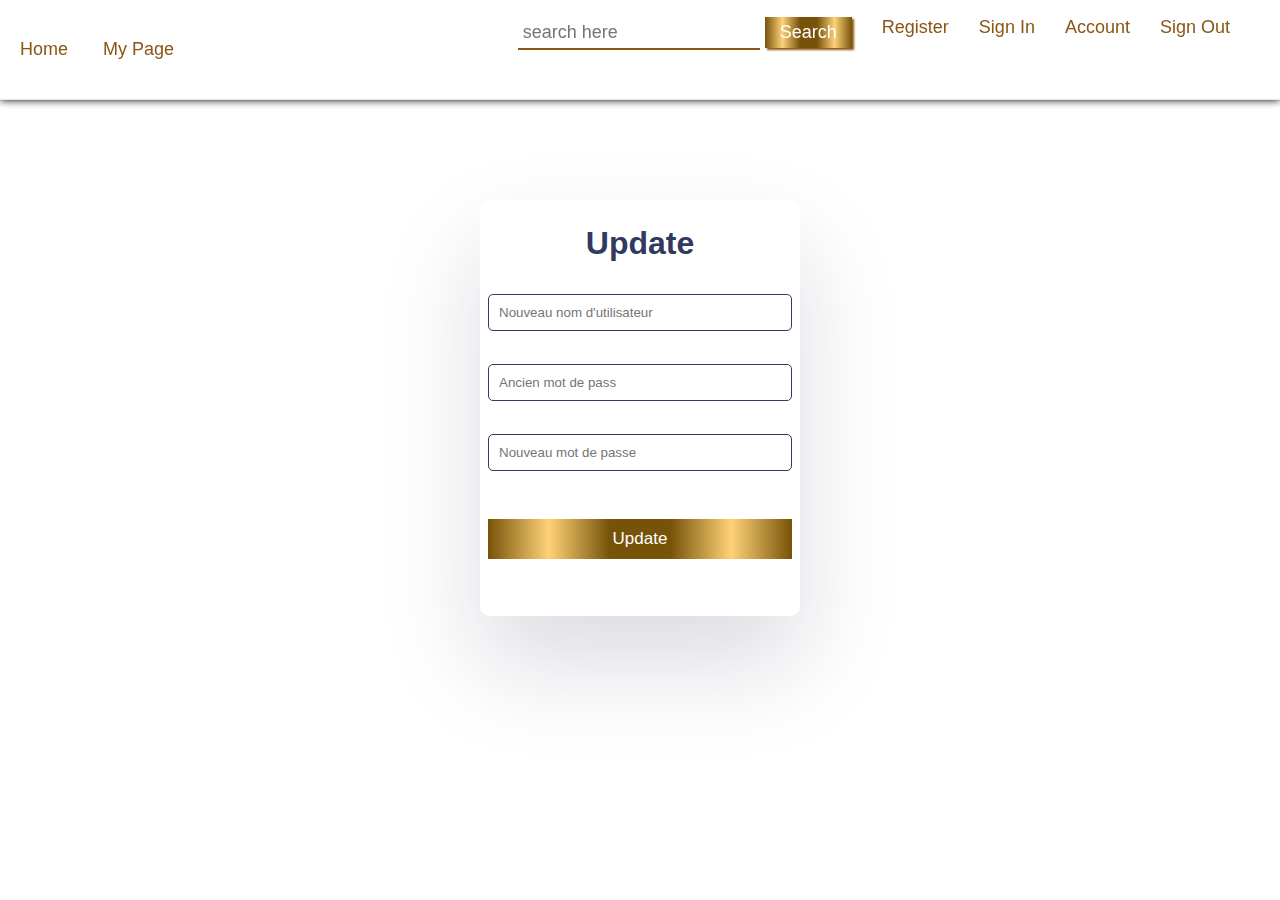
<file: template/pages/account.html>
<!DOCTYPE html>
<html lang="en">
<head>
    <meta charset="UTF-8">
    <meta name="viewport" content="width=device-width, initial-scale=1.0">
    <link rel="stylesheet" href="/static/css/login.css">
    <link rel="stylesheet" href="/static/css/header.css">
    <link rel="stylesheet" href="/static/css/index.css">
     <!-- cdn font awsome -->
  <link rel="stylesheet" href="https://cdnjs.cloudflare.com/ajax/libs/font-awesome/6.4.2/css/all.min.css" integrity="sha512-z3gLpd7yknf1YoNbCzqRKc4qyor8gaKU1qmn+CShxbuBusANI9QpRohGBreCFkKxLhei6S9CQXFEbbKuqLg0DA==" crossorigin="anonymous" referrerpolicy="no-referrer" />
    <title>Account</title>
</head>
<body>
<!-- begin header -->
<header>
    <nav class="nav1">
        <a href="/template/pages/index.page.html">Home</a>
        <a href="/template/pages/myPage.page.html">my page</a>

    </nav>
    <nav class="nav2">
         <form action="#" method="post">
             <input type="search" class="input"  placeholder="search here">
             <input class="button--submit" value="search" type="submit">
         </form>
         <a href="registre.page.html">register</a>
         <a href="login.page.html">sign in</a>
         <a href="account.html">account</a>
         <a href="#">sign out</a>
         
    </nav>
    <nav class="nav3">
        <div class="btn-fabars drop-daown"><span>forum</span><i class="fa-solid fa-bars"></i></div> 
        <div class="content-link">
            <a href="/template/pages/index.page.html">Home</a>
            <a href="/template/pages/myPage.page.html">my page</a>
            <a href="registre.page.html" class="drop-daown">register</a>
            <a href="login.page.html" class="drop-daown">sign in</a>
            <a href="account.html" class="drop-daown">account</a>
            <a href="#" class="drop-daown">sign out</a>
            <form action="#" method="post" class="drop-daown">
                <input type="search" class="input"  placeholder="search here">
                <input class="button--submit" value="search" type="submit">
            </form>
         </div>
    </nav>
</header>
<!-- end header -->
    <div class="SignIn-Registre">
         <h1>Update</h1>
        <form action="/update" method="post" >

            <input type="text" id="username" name="username" placeholder="Nouveau nom d'utilisateur" class="inputForm" required><br><br>
            
            <input type="password" id="old_password" name="old_password" placeholder="Ancien mot de pass" class="inputForm" required><br><br>

            <input type="password" id="new_password" name="new_password" placeholder="Nouveau mot de passe"class="inputForm"  required><br><br>
            
            <input type="submit"  class="submitForm" value="Update"> 
        </form>
    </div>
    
    <script src="/static/js/script.js"></script>
</body>
</html>
</file>
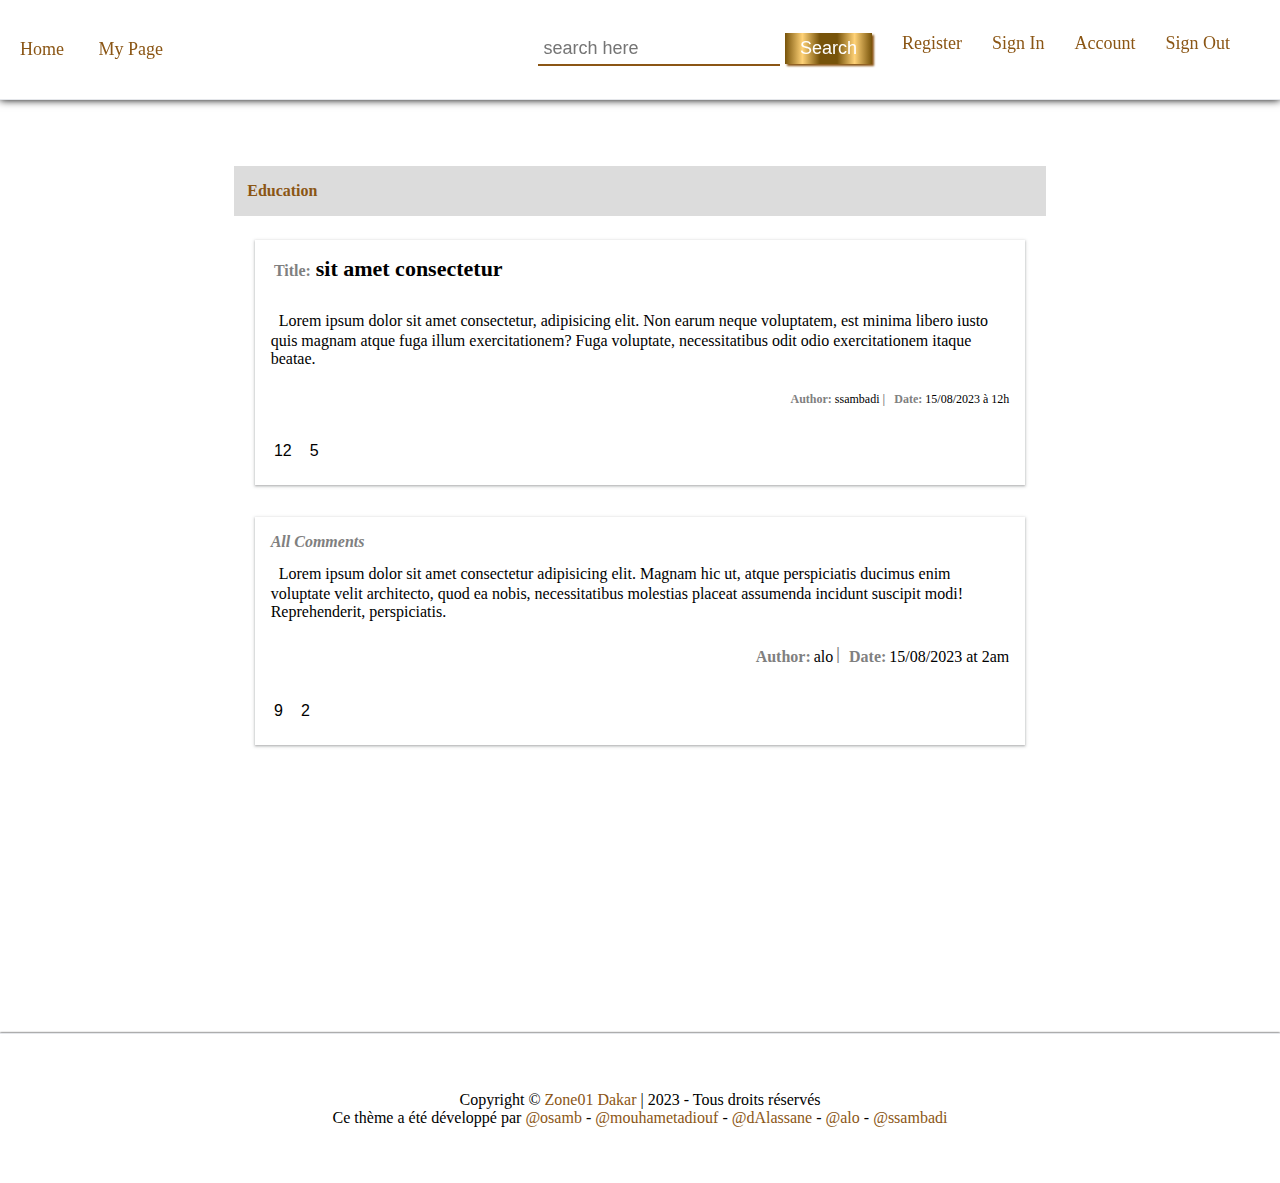
<file: template/pages/categories.page.html>
<!DOCTYPE html>
<html lang="en">
<head>
    <meta charset="UTF-8">
    <meta name="viewport" content="width=device-width, initial-scale=1.0">
    <link rel="stylesheet" href="/static/css/header.css">
    <link rel="stylesheet" href="/static/css/categorie.css">
    <!-- cdn font awsome -->
    <link rel="stylesheet" href="https://cdnjs.cloudflare.com/ajax/libs/font-awesome/6.4.2/css/all.min.css" integrity="sha512-z3gLpd7yknf1YoNbCzqRKc4qyor8gaKU1qmn+CShxbuBusANI9QpRohGBreCFkKxLhei6S9CQXFEbbKuqLg0DA==" crossorigin="anonymous" referrerpolicy="no-referrer" />
    <title>forum</title>
</head>
<body>

<!-- begin header -->
<header>
  <nav class="nav1">
     <a href="/template/pages/index.page.html">Home</a>
     <a href="/template/pages/myPage.page.html">my page</a>
  </nav>
  <nav class="nav2">
       <form action="#" method="post">
           <input type="search" class="input"  placeholder="search here">
           <input class="button--submit" value="search" type="submit">
       </form>
       <a href="registre.page.html">register</a>
       <a href="login.page.html">sign in</a>
       <a href="account.html">account</a>
       <a href="#">sign out</a>
       
  </nav>
</header>
<!-- end header -->

<!-- begin body -->
   <main class="container">
   

      <div class="container-2">
       
       <!-- block post and comment -->
      <h3>education</h3>
        <div class="post-displaying">         
            <div class="categorie-specifique">                             
                <!-- posts -->
                <div class="title"><span> <i class="fa-solid fa-heading"></i>title:</span>sit amet consectetur</div>
                
                <div><i class="fa-regular fa-comments"></i>Lorem ipsum dolor sit amet consectetur, adipisicing elit. Non earum neque voluptatem, est minima libero iusto quis magnam atque fuga illum exercitationem? Fuga voluptate, necessitatibus odit odio exercitationem itaque beatae.</div>
                 
                <div class="author-date">
                    <div><span><i class="fa-solid fa-at"></i>author:</span>ssambadi</div>
                    <span>|</span>
                    <div><span><i class="fa-solid fa-calendar-days"></i>date:</span>15/08/2023 à 12h </div>
                </div>

                <div class="like-dislik-content">
                      <form action="" method="post">
                        <input type="hidden" name="liked" value="">
                        <button type="submit"><i class="fa-regular fa-thumbs-up"></i>12</button>
                      </form>
                      <form action="" method="post">
                        <input type="hidden" name="liked" value="">
                        <button type="submit"><i class="fa-regular fa-thumbs-down"></i>5</button>
                      </form>
                </div>
                  
            </div>
            <div class="categorie-specifique">                             
                  <!-- comment -->
                  <h6>all comments</h6>

                  <div><i class="fa-regular fa-comments"></i>Lorem ipsum dolor sit amet consectetur adipisicing elit. Magnam hic ut, atque perspiciatis ducimus enim voluptate velit architecto, quod ea nobis, necessitatibus molestias placeat assumenda incidunt suscipit modi! Reprehenderit, perspiciatis.</div>
                  <div class="author-date2">
                    <div><span><i class="fa-solid fa-at"></i>author:</span>alo</div>
                    <span>|</span>
                    <div><span><i class="fa-solid fa-calendar-days"></i>date:</span>15/08/2023 at 2am </div>
                  </div>
                  <div class="like-dislik-content">
                      <form action="" method="post">
                        <input type="hidden" name="liked" value="">
                        <button type="submit"><i class="fa-regular fa-thumbs-up"></i>9</button>
                      </form>
                      <form action="" method="post">
                        <input type="hidden" name="disliked" value="">
                        <button type="submit"><i class="fa-regular fa-thumbs-down"></i>2</button>
                      </form>
                    </div>
                    <hr>
                    
                  </div>
          </div>
  

   </main>
<!-- end body -->

   <!--begin footer -->
<footer>
    <p>Copyright ©<span> Zone01 Dakar</span> | 2023 - Tous droits réservés</p>
    <p>Ce thème a été développé par <span>@osamb</span> - <span>@mouhametadiouf</span> - <span>@dAlassane</span> - <span>@alo</span> - <span>@ssambadi</span> </p>
</footer>
<!-- end footer -->

</body>
</html>
</file>
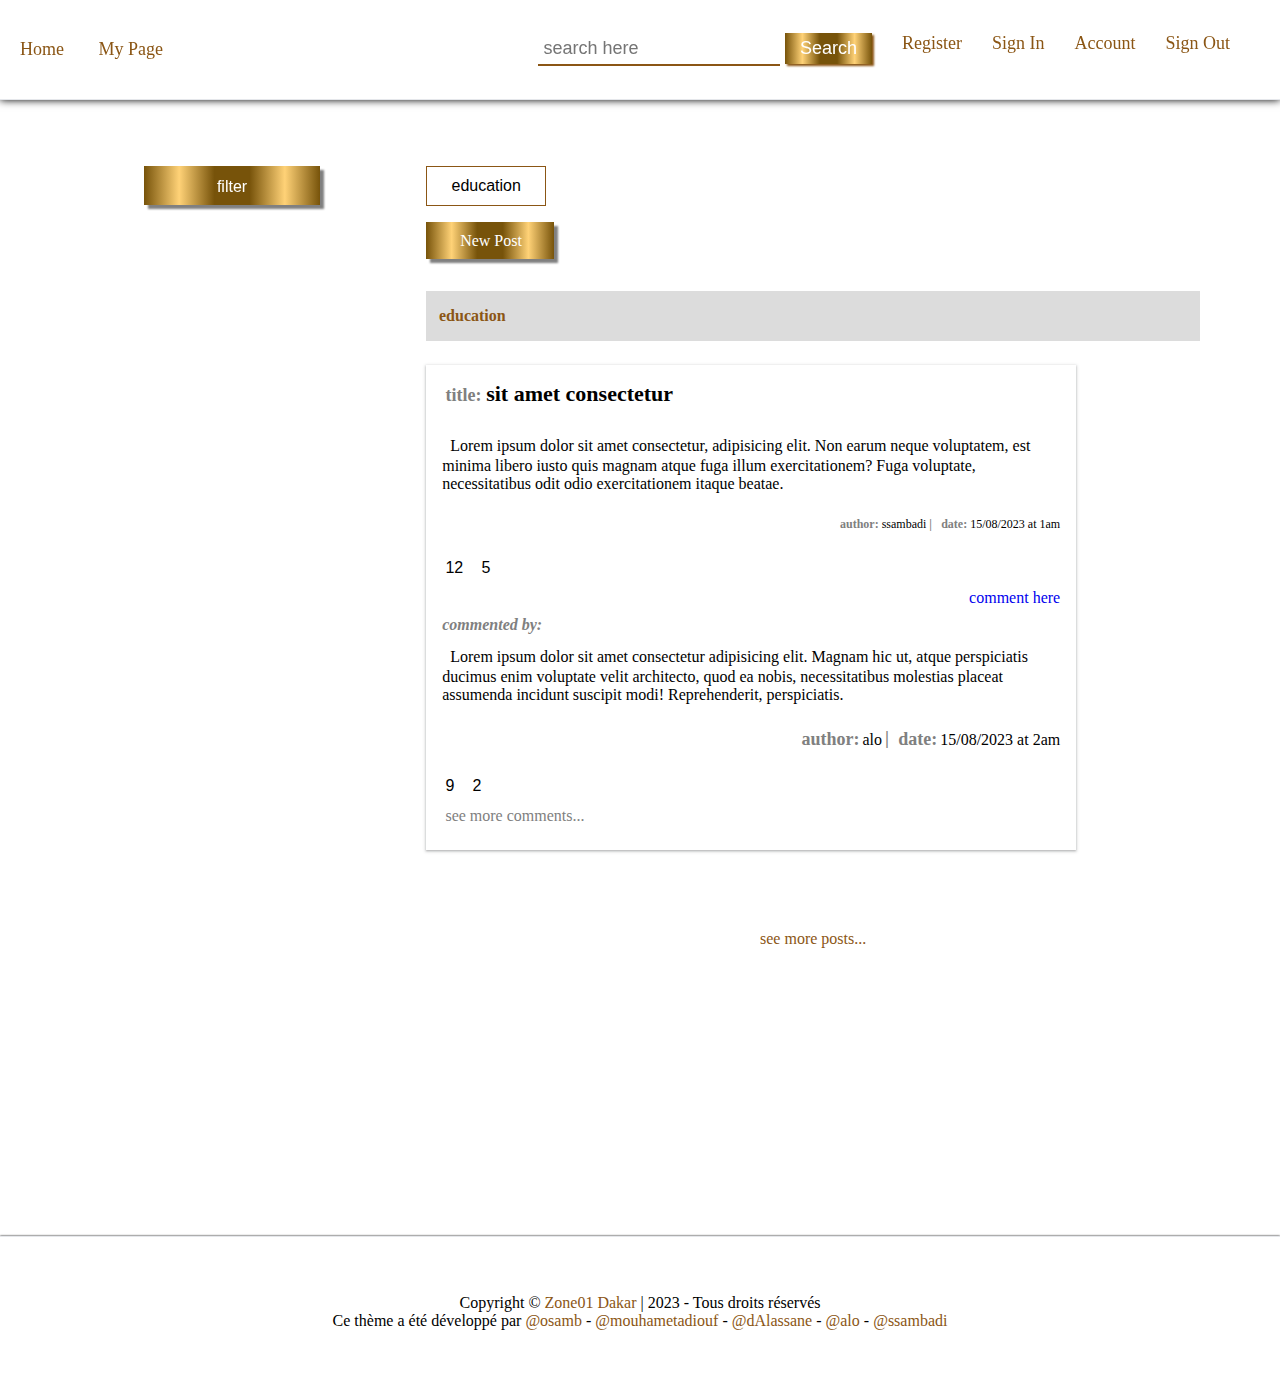
<file: template/pages/index.page.html>
<!DOCTYPE html>
<html lang="en">
<head>
    <meta charset="UTF-8">
    <meta name="viewport" content="width=device-width, initial-scale=1.0">
    <link rel="stylesheet" href="/static/css/header.css">
    <link rel="stylesheet" href="/static/css/index.css">
    <!-- cdn font awsome -->
    <link rel="stylesheet" href="https://cdnjs.cloudflare.com/ajax/libs/font-awesome/6.4.2/css/all.min.css" integrity="sha512-z3gLpd7yknf1YoNbCzqRKc4qyor8gaKU1qmn+CShxbuBusANI9QpRohGBreCFkKxLhei6S9CQXFEbbKuqLg0DA==" crossorigin="anonymous" referrerpolicy="no-referrer" />
    <title>forum</title>
</head>
<body>

<!-- begin header -->
<header>
  <nav class="nav1">
      <a href="/template/pages/index.page.html">Home</a>
      <a href="/template/pages/myPage.page.html">my page</a>

  </nav>
  <nav class="nav2">
       <form action="#" method="post">
           <input type="search" class="input"  placeholder="search here">
           <input class="button--submit" value="search" type="submit">
       </form>
       <a href="registre.page.html">register</a>
       <a href="login.page.html">sign in</a>
       <a href="account.html">account</a>
       <a href="#">sign out</a>
       
  </nav>
  <nav class="nav3">
      <div class="btn-fabars drop-daown"><span>forum</span><i class="fa-solid fa-bars"></i></div> 
      <div class="content-link">
          <a href="/template/pages/index.page.html">Home</a>
          <a href="/template/pages/myPage.page.html">my page</a>
          <a href="registre.page.html" class="drop-daown">register</a>
          <a href="login.page.html" class="drop-daown">sign in</a>
          <a href="account.html" class="drop-daown">account</a>
          <a href="#" class="drop-daown">sign out</a>
          <form action="#" method="post" class="drop-daown">
              <input type="search" class="input"  placeholder="search here">
              <input class="button--submit" value="search" type="submit">
          </form>
       </div>
  </nav>
</header>

<!-- end header -->

<!-- begin body -->
   <main class="container">
    <!-- filter form -->
      <div class="container-1">
         <button  class="btn-filter"><i class="fa-solid fa-filter"></i> filter</button>
        
          <div class="filter-form">
            <form action="" method="post">
              <select name="categorie" required >
                <!-- a supprimer -->
                <option selected>categories </option>
                  <option value="education">education</option>
                  <!-- fin a supprimer -->
              </select>
            <div> 
                <label for="creation-date">created posts</label>
                <input type="date">
            </div>
            <div> 
              <label for="creation-date">time posted</label>
              <input type="time">
          </div>
            <div>
              <div>
                <label for="">liked posts</label>
                <input type="number" min="0">
              </div>
              <div>
                <label for="">disliked posts</label>
                <input type="number" min="0">
             </div>
            </div>
            <div>
              <label ></label>
            </div>
            <button type="submit">filter</button>
            </form>
          </div>
        </div>

      <div class="container-2">
        <div class="categori-menu">
           <form action="" method="post">  
              <input type="hidden" name="categorie" >           
              <input type="submit" value="education">
            </form>
        </div>

        <!-- form add post -->
        <div class="bloc-add-post">
          <div class="new-post"><i class="fa-solid fa-plus"></i> New Post</div>
           <form class="form-new-post" action="#" method="post">
              <div>
                <select name="categorie" required >
                  <option selected>post categorie </option>
                </select>
              </div>
              <div>
                <input type="text" placeholder="title post" required>
              </div>
              <div>
                <textarea name="" id="" cols="30" rows="5" required>content here</textarea>
              </div>
               <button type="submit">add post</button>
            </form> 
           
        </div>
        
       <!-- block post and comment -->
      <h3>education</h3>
        <div class="post-displaying">         
            <div class="categorie-specifique">                             
                <!-- posts -->              
                <div class="title"><span> <i class="fa-solid fa-heading"></i>title:</span>sit amet consectetur</div>
                
                <div><i class="fa-regular fa-comments"></i>Lorem ipsum dolor sit amet consectetur, adipisicing elit. Non earum neque voluptatem, est minima libero iusto quis magnam atque fuga illum exercitationem? Fuga voluptate, necessitatibus odit odio exercitationem itaque beatae.</div>
                 
                <div class="author-date">
                    <div><span><i class="fa-solid fa-at"></i>author:</span>ssambadi</div>
                    <span>|</span>
                    <div><span><i class="fa-solid fa-calendar-days"></i>date:</span>15/08/2023 at 1am  </div>
                </div>

                <div class="like-dislik-content">
                      <form action="" method="post">
                        <input type="hidden" name="liked" value="">
                        <button type="submit"><i class="fa-regular fa-thumbs-up"></i>12</button>
                      </form>
                      <form action="" method="post">
                        <input type="hidden" name="disliked" value="">
                        <button type="submit"><i class="fa-regular fa-thumbs-down"></i>5</button>
                      </form>
                </div>

                <a href="/template/pages/Postcategorie.page.html" class="comment"><div  class="comment-btn"><i class="fa-solid fa-up-right-from-square"></i>comment here</div></a>
                
                  <!-- comment -->
                  <h6>commented by:</h6>

                  <div><i class="fa-regular fa-comments"></i>Lorem ipsum dolor sit amet consectetur adipisicing elit. Magnam hic ut, atque perspiciatis ducimus enim voluptate velit architecto, quod ea nobis, necessitatibus molestias placeat assumenda incidunt suscipit modi! Reprehenderit, perspiciatis.</div>
                  <div class="author-date2">
                    <div><span><i class="fa-solid fa-at"></i>author:</span>alo</div>
                    <span>|</span>
                    <div><span><i class="fa-solid fa-calendar-days"></i>date:</span>15/08/2023 at 2am </div>
                  </div>
                  <div class="like-dislik-content">
                      <form action="" method="post">
                        <input type="hidden" name="liked" value="">
                        <button type="submit"><i class="fa-regular fa-thumbs-up"></i>9</button>
                      </form>
                      <form action="" method="post">
                        <input type="hidden" name="disliked" value="">
                        <button type="submit"><i class="fa-regular fa-thumbs-down"></i>2</button>
                      </form>
                    </div>
                  
                <div><a href="/template/pages/Postcategorie.page.html"><i class="fa-solid fa-circle-right"></i>see more comments...</a> </div>

            </div>
             
          </div>

          <div class="see-post"><a href="/template/pages/categories.page.html"><i class="fa-solid fa-circle-right"></i>see more posts...</a></div>
       

      </div>

   </main>
<!-- end body -->


<!--begin footer -->
<footer>
    <p>Copyright ©<span> Zone01 Dakar</span> | 2023 - Tous droits réservés</p>
    <p>Ce thème a été développé par <span>@osamb</span> - <span>@mouhametadiouf</span> - <span>@dAlassane</span> - <span>@alo</span> - <span>@ssambadi</span> </p>
</footer>
<!-- end footer -->
<script src="/static/js/script.js"></script>
<script src="/static/js/index.js"></script>

</body>
</html>
</file>
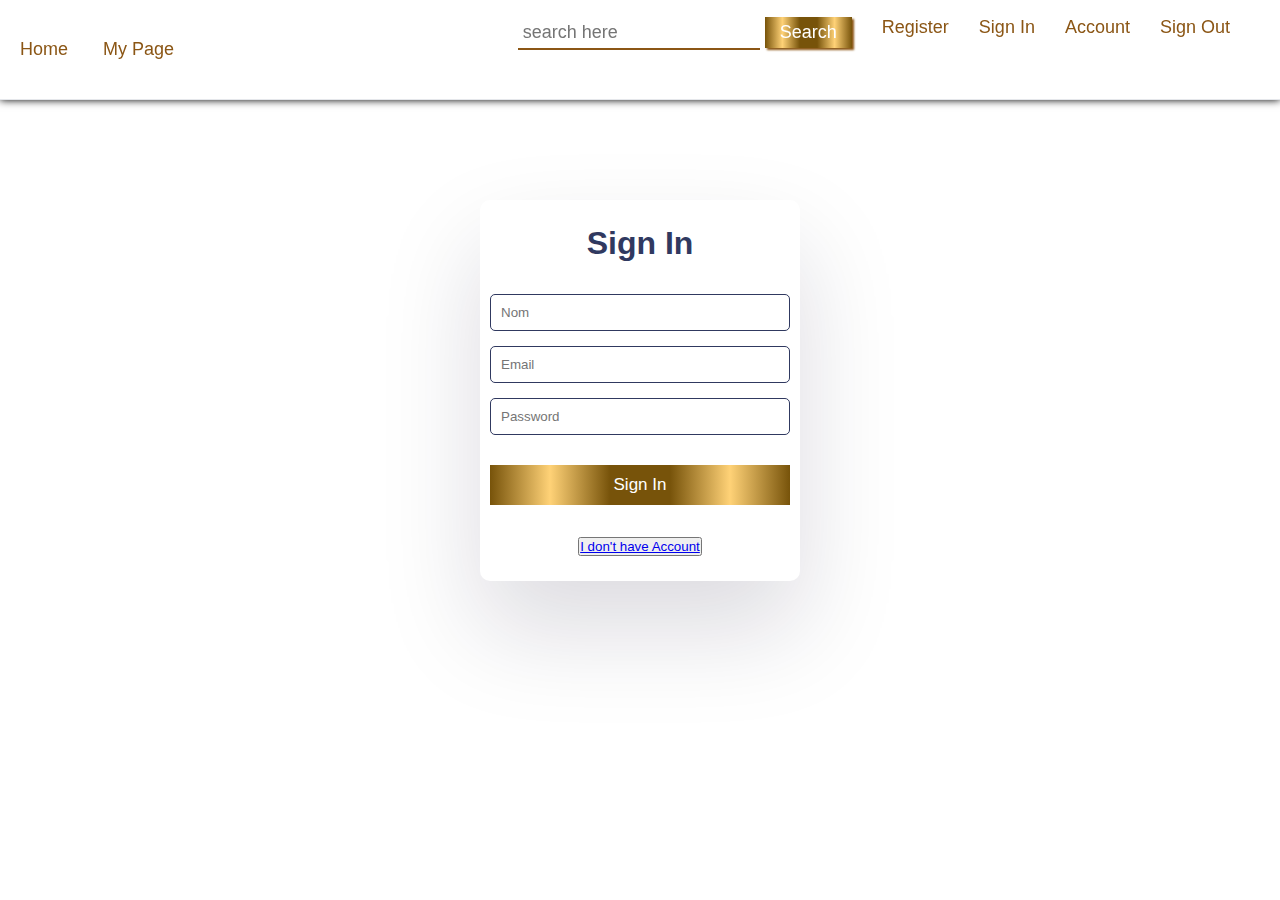
<file: template/pages/login.page.html>
<!DOCTYPE html>
<html lang="en">
<head>
    <meta charset="UTF-8">
    <meta name="viewport" content="width=device-width, initial-scale=1.0">
    <link rel="stylesheet" href="/static/css/login.css">
    <link rel="stylesheet" href="/static/css/header.css">
    <link rel="stylesheet" href="/static/css/index.css">
    <title>Login</title>
</head>
<body>
    <header>
        <nav class="nav1">
           <a href="/template/pages/index.page.html">Home</a>
           <a href="/template/pages/myPage.page.html">my page</a>
        </nav>
        <nav class="nav2">
             <form action="#" method="post">
                 <input type="search" class="input"  placeholder="search here">
                 <input class="button--submit" value="search" type="submit">
             </form>
             <a href="registre.page.html">register</a>
             <a href="#">sign in</a>
             <a href="account.html">account</a>
             <a href="#">sign out</a>
             
        </nav>
  </header>
    <div class="SignIn-Registre">
        <h1>Sign in</h1>
        <form class="monform" action="/login" method="post">
            <input type="text" id="nom" name="nom"  class="inputForm" placeholder="Nom" required>
            <input type="email" id="email" name="email"  class="inputForm" placeholder="Email" required>
            <input type="password" id="motdepasse" name="motdepasse"  class="inputForm" placeholder="Password" required>
            <input type="submit" id="submit" class="submitForm" value="Sign in" >
        </form>
        <button>
            <a href="registre.page.html">I don't have Account</a>
        </button><br>
        
        
        
    </div>
  <!--   
    <script>
        let nom = document.getElementById("nom");
        let email = document.getElementById("email");
        let motdepasse = document.getElementById("motdepasse");
        let submit = document.getElementById("submit");
    
        let verifie = () => {
            if (nom.value != "" && motdepasse.value != "" && email.value != "") {
                submit.style.backgroundColor = "#303960";
                submit.disabled = false;
            } else {
                
                submit.style.backgroundColor = "#8b5615";
                submit.disabled = true;
            }
        }
    </script>
     -->
    
      
</body>
</html>

<!-- package main

import (
	"html/template"
	"net/http"
)

func main() {
	http.HandleFunc("/", func(w http.ResponseWriter, r *http.Request) {
		if r.Method == http.MethodGet {
			tmpl := template.Must(template.ParseFiles("template/pages/index.html")) // Chemin d'accès au modèle HTML
			tmpl.Execute(w, nil)
		}
	})

	http.HandleFunc("/login", func(w http.ResponseWriter, r *http.Request) {
		if r.Method == http.MethodGet {
			tmpl := template.Must(template.ParseFiles("template/pages/login.html")) // Chemin d'accès au modèle HTML
			tmpl.Execute(w, nil)
		} else if r.Method == http.MethodPost {
			r.ParseForm()

			// Traiter les données de connexion
			username := r.FormValue("username")
			password := r.FormValue("password")

			// Ici, vous pouvez vérifier les informations de connexion

			// Rediriger vers une page de succès ou d'erreur
			http.Redirect(w, r, "/success", http.StatusSeeOther)
		}
	})

	http.HandleFunc("/success", func(w http.ResponseWriter, r *http.Request) {
		// Page de succès
		w.Write([]byte("Inscription réussie !"))
	})

	http.ListenAndServe(":8080", nil)
}
 -->
</file>
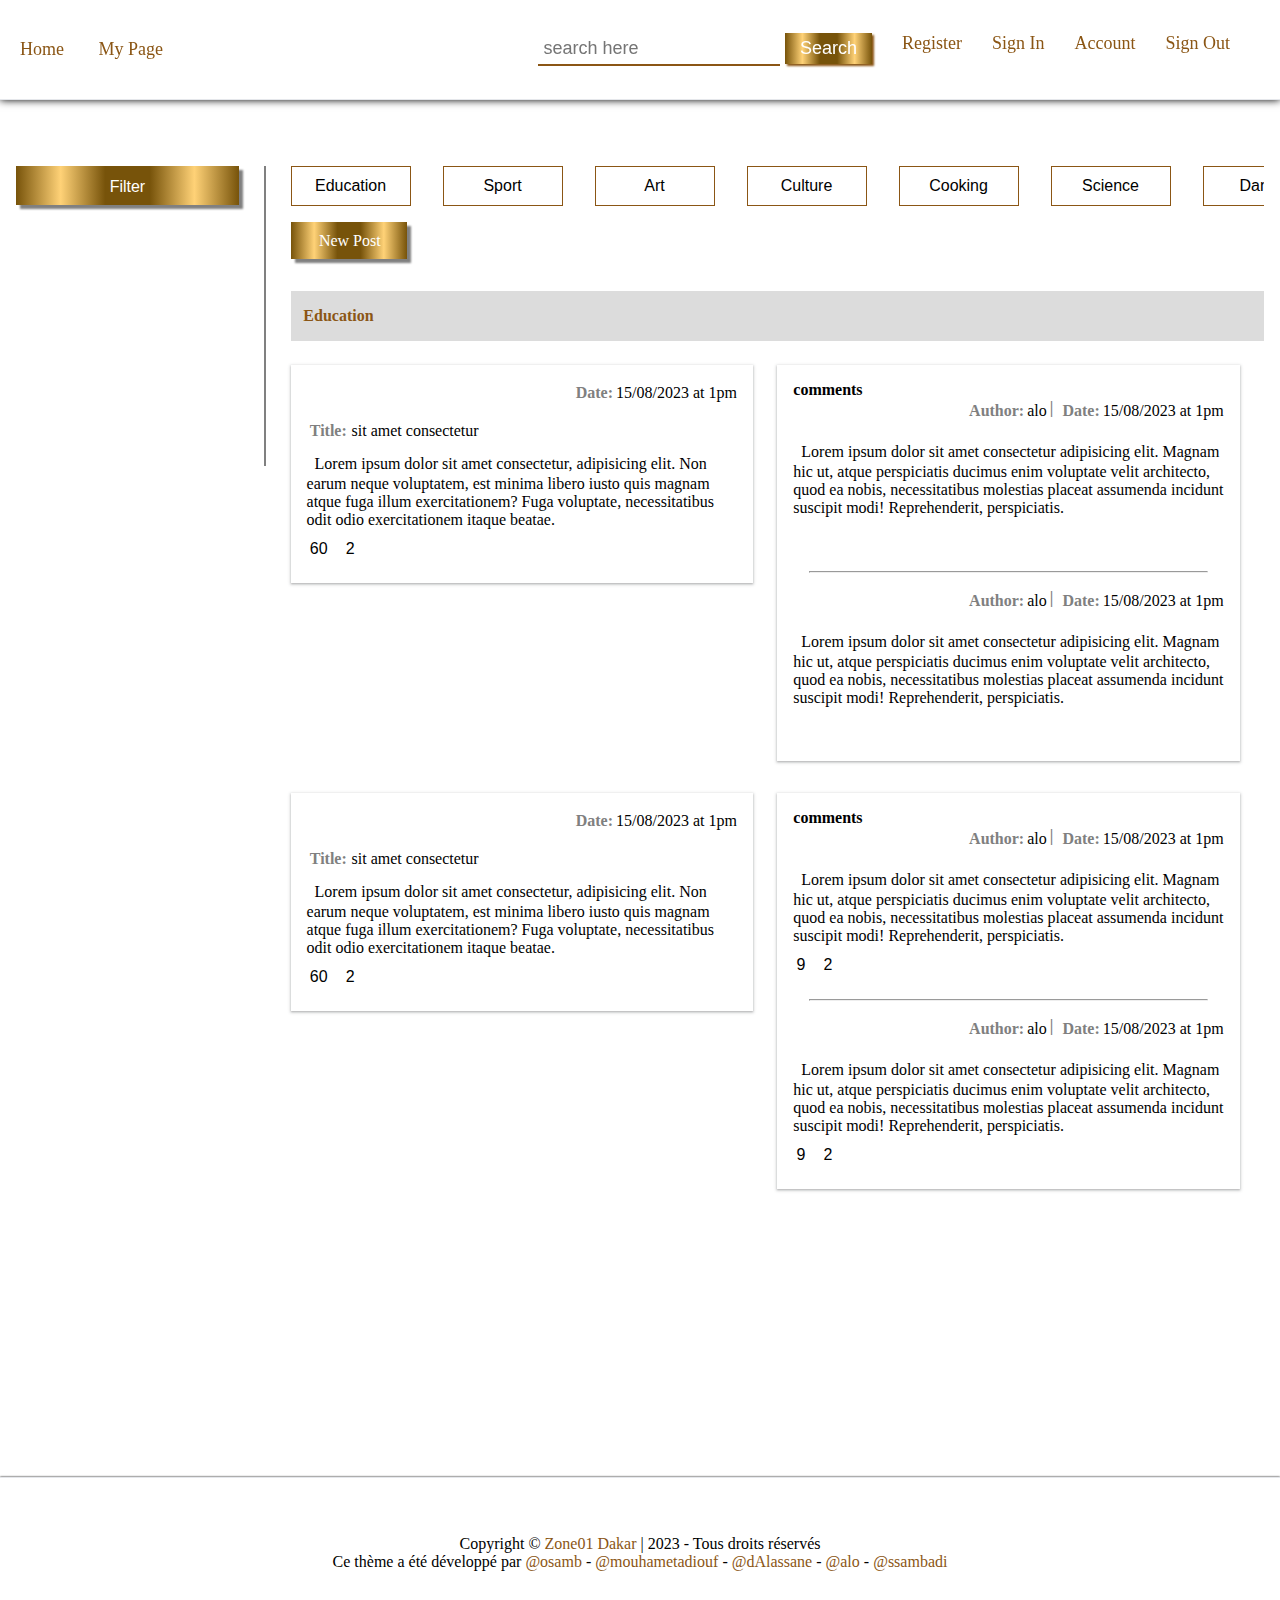
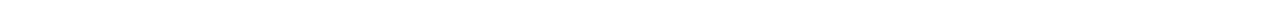
<file: template/pages/myPage.page.html>
<!DOCTYPE html>
<html lang="en">
<head>
    <meta charset="UTF-8">
    <meta name="viewport" content="width=device-width, initial-scale=1.0">
    <link rel="stylesheet" href="/static/css/header.css">
    <link rel="stylesheet" href="/static/css/myPage.css">
    <!-- cdn font awsome -->
    <link rel="stylesheet" href="https://cdnjs.cloudflare.com/ajax/libs/font-awesome/6.4.2/css/all.min.css" integrity="sha512-z3gLpd7yknf1YoNbCzqRKc4qyor8gaKU1qmn+CShxbuBusANI9QpRohGBreCFkKxLhei6S9CQXFEbbKuqLg0DA==" crossorigin="anonymous" referrerpolicy="no-referrer" />
    <title>forum</title>
</head>
<body>

    <!-- begin header -->
    <header>
        <nav class="nav1">
           <a href="/template/pages/index.page.html">Home</a>
           <a href="/template/pages/myPage.page.html">my page</a>
        </nav>
        <nav class="nav2">
             <form action="#" method="post">
                 <input type="search" class="input"  placeholder="search here">
                 <input class="button--submit" value="search" type="submit">
             </form>
             <a href="registre.page.html">register</a>
             <a href="login.page.html">sign in</a>
             <a href="#">account</a>
             <a href="#">sign out</a>
             
        </nav>
 </header>
<!-- end header -->

<!-- begin body -->
   <main class="container">
    <!-- filter form -->
      <div class="container-1">
         <button  class="btn-filter"><i class="fa-solid fa-filter"></i> filter</button>
        
          <div class="filter-form">
            <form action="" method="post">
              <select name="categorie" required >
                <!-- a supprimer -->
                <option selected>categories </option>
                  <option value="education">education</option>
                  <option value="sport">sport</option>
                  <option value="art">art</option>
                  <option value="culture">culture</option>
                  <option value="cooking">cooking</option>
                  <option value="science">science</option>
                  <option value="dance">dance</option>
                  <option value="music">music</option>
                  <option value="politic">politic</option>
                  <option value="religion">religion</option>
                  <!-- fin a supprimer -->
              </select>
            <div> 
                <label for="creation-date">created posts</label>
                <input type="date">
            </div>
            <div> 
              <label for="creation-date">time posted</label>
              <input type="time">
          </div>
            <div>
              <div>
                <label for="">liked posts</label>
                <input type="number" min="0">
              </div>
              <div>
                <label for="">disliked posts</label>
                <input type="number" min="0">
             </div>
            </div>
            <div>
              <label ></label>
            </div>
            <button type="submit">filter</button>
            </form>
          </div>
        </div>

      <div class="container-2">
        <div class="categori-menu">
          <a href="/template/pages/categories.page.html">
           <form action="" method="post">             
             <input  placeholder="education" value="education">
            </form>
          </a>
            <!-- a supprimer -->
           <form action="#" method="post">
            <input type="submit" value="sport">
          </form>
          <form action="#" method="post">
            <input type="submit" value="art">
          </form>
          <form action="#" method="post">
            <input type="submit"  value="culture">
          </form>
          <form action="#" method="post">
            <input type="submit"  value="cooking">
          </form>
          <form action="#" method="post">
            <input type="submit"  value="science">
          </form>
          <form action="#" method="post">
            <input type="submit" value="dance">
          </form>
          <form action="#" method="post">
            <input type="submit" value="music">
          </form>
          <form action="#" method="post">
            <input type="submit"  value="politic">
          </form>
          <form action="#" method="post">
            <input type="submit"  value="religion">
          </form>
          <form action="#" method="post">
            <input type="submit"  value="actuality">
          </form>
          <form action="#" method="post">
            <input type="submit"  value="beauty">
          </form>
          <!-- fin a supprimer -->
        </div>

        <!-- form add post -->
        <div class="bloc-add-post">
          <div class="new-post"><i class="fa-solid fa-plus"></i> New Post</div>
           <form class="form-new-post" action="#" method="post">
              <div>
              
                <select name="categorie" required >
                    
                  <option selected>post categorie </option>
                    <!-- debut a supprimer -->
                    <option value="education">education</option>
                    <option value="sport">sport</option>
                    <option value="art">art</option>
                    <option value="culture">culture</option>
                    <option value="cooking">cooking</option>
                    <option value="science">science</option>
                    <option value="dance">dance</option>
                    <option value="music">music</option>
                    <option value="politic">politic</option>
                    <option value="religion">religion</option>
                      <!-- fin a supprimer -->
                </select>
              </div>
              <div>
                <input type="text" placeholder="title post" required>
              </div>
              <div>
                <textarea name="" id="" cols="30" rows="5" required>content here</textarea>
              </div>
               <button type="submit">add post</button>
            </form> 
           
        </div>
        
       <!-- block post and comment -->
      <h3>education</h3>
        <div class="post-displaying">         
            <div class="categorie-specifique">                             
                <!-- posts -->
                  <div class="author-date">
                    <div><span><i class="fa-solid fa-calendar-days"></i>date:</span>15/08/2023 at 1pm </div>
                  </div>
                  <div><span><i class="fa-solid fa-heading"></i>title:</span>sit amet consectetur</div>
                  <div><i class="fa-regular fa-comments"></i>Lorem ipsum dolor sit amet consectetur, adipisicing elit. Non earum neque voluptatem, est minima libero iusto quis magnam atque fuga illum exercitationem? Fuga voluptate, necessitatibus odit odio exercitationem itaque beatae.</div>
                  <div class="like-dislik-content">
                    <form action="" method="post">
                      <input type="hidden" name="liked" value="">
                      <button type="submit"><i class="fa-regular fa-thumbs-up"></i>60</button>
                    </form>
                    <form action="" method="post">
                      <input type="hidden" name="liked" value="">
                      <button type="submit"><i class="fa-regular fa-thumbs-down"></i>2</button>
                    </form>
                </div>
            </div>

            <div class="categorie-specifique">                                        
                <!-- comment -->
                <h5>comments</h5>
                <div class="author-date2">
                  <div><span><i class="fa-solid fa-at"></i>author:</span>alo</div>
                  <span>|</span>
                  <div><span><i class="fa-solid fa-calendar-days"></i>date:</span>15/08/2023 at 1pm </div>
                </div>
                <div><i class="fa-regular fa-comments"></i>Lorem ipsum dolor sit amet consectetur adipisicing elit. Magnam hic ut, atque perspiciatis ducimus enim voluptate velit architecto, quod ea nobis, necessitatibus molestias placeat assumenda incidunt suscipit modi! Reprehenderit, perspiciatis.</div>
                <div><span><i class="fa-regular fa-thumbs-up"></i></span> <span><i class="fa-regular fa-thumbs-down"></i></span></div>
                <hr>
               
            <!--debut a supprimer ----------- -->
                <div class="author-date2">
                    <div><span><i class="fa-solid fa-at"></i>author:</span>alo</div>
                    <span>|</span>
                    <div><span><i class="fa-solid fa-calendar-days"></i>date:</span>15/08/2023 at 1pm</div>
                  </div>
                  <div><i class="fa-regular fa-comments"></i>Lorem ipsum dolor sit amet consectetur adipisicing elit. Magnam hic ut, atque perspiciatis ducimus enim voluptate velit architecto, quod ea nobis, necessitatibus molestias placeat assumenda incidunt suscipit modi! Reprehenderit, perspiciatis.</div>
                  <div><span><i class="fa-regular fa-thumbs-up"></i></span> <span><i class="fa-regular fa-thumbs-down"></i></span></div>
                  <hr>
                  
                  
            </div>
            <div class="categorie-specifique">                             
                <!-- posts -->
                  <div class="author-date">
                    <div><span><i class="fa-solid fa-calendar-days"></i>date:</span>15/08/2023 at 1pm</div>
                  </div>
                  <div><span><i class="fa-solid fa-heading"></i>title:</span>sit amet consectetur</div>
                  <div><i class="fa-regular fa-comments"></i>Lorem ipsum dolor sit amet consectetur, adipisicing elit. Non earum neque voluptatem, est minima libero iusto quis magnam atque fuga illum exercitationem? Fuga voluptate, necessitatibus odit odio exercitationem itaque beatae.</div>
                  <div class="like-dislik-content">
                    <form action="" method="post">
                      <input type="hidden" name="liked" value="">
                      <button type="submit"><i class="fa-regular fa-thumbs-up"></i>60</button>
                    </form>
                    <form action="" method="post">
                      <input type="hidden" name="liked" value="">
                      <button type="submit"><i class="fa-regular fa-thumbs-down"></i>2</button>
                    </form>
                </div>
            </div>
            <div class="categorie-specifique">                                        
                <!-- comment -->
                <h5>comments</h5>
                <div class="author-date2">
                  <div><span><i class="fa-solid fa-at"></i>author:</span>alo</div>
                  <span>|</span>
                  <div><span><i class="fa-solid fa-calendar-days"></i>date:</span>15/08/2023 at 1pm </div>
                </div>
                <div><i class="fa-regular fa-comments"></i>Lorem ipsum dolor sit amet consectetur adipisicing elit. Magnam hic ut, atque perspiciatis ducimus enim voluptate velit architecto, quod ea nobis, necessitatibus molestias placeat assumenda incidunt suscipit modi! Reprehenderit, perspiciatis.</div>
                <div class="like-dislik-content">
                  <form action="" method="post">
                    <input type="hidden" name="liked" value="">
                    <button type="submit"><i class="fa-regular fa-thumbs-up"></i>9</button>
                  </form>
                  <form action="" method="post">
                    <input type="hidden" name="liked" value="">
                    <button type="submit"><i class="fa-regular fa-thumbs-down"></i>2</button>
                  </form>
              </div>
                <hr>
               
            <!--debut a supprimer ----------- -->
                <div class="author-date2">
                    <div><span><i class="fa-solid fa-at"></i>author:</span>alo</div>
                    <span>|</span>
                    <div><span><i class="fa-solid fa-calendar-days"></i>date:</span>15/08/2023 at 1pm</div>
                  </div>
                  <div><i class="fa-regular fa-comments"></i>Lorem ipsum dolor sit amet consectetur adipisicing elit. Magnam hic ut, atque perspiciatis ducimus enim voluptate velit architecto, quod ea nobis, necessitatibus molestias placeat assumenda incidunt suscipit modi! Reprehenderit, perspiciatis.</div>
                  <div class="like-dislik-content">
                    <form action="" method="post">
                      <input type="hidden" name="liked" value="">
                      <button type="submit"><i class="fa-regular fa-thumbs-up"></i>9</button>
                    </form>
                    <form action="" method="post">
                      <input type="hidden" name="liked" value="">
                      <button type="submit"><i class="fa-regular fa-thumbs-down"></i>2</button>
                    </form>
                </div>
                  <hr>
                  
            <!--fin a supprimer ----------- -->
                  
            </div>




            
             
          </div>
         
      </div>
      <!--begin footer -->

   </main>
<!-- end body -->

<footer>
    <p>Copyright ©<span> Zone01 Dakar</span> | 2023 - Tous droits réservés</p>
    <p>Ce thème a été développé par <span>@osamb</span> - <span>@mouhametadiouf</span> - <span>@dAlassane</span> - <span>@alo</span> - <span>@ssambadi</span> </p>
</footer>
<!-- end footer -->

<script src="/static/js/index.js"></script>
</body>
</html>
</file>
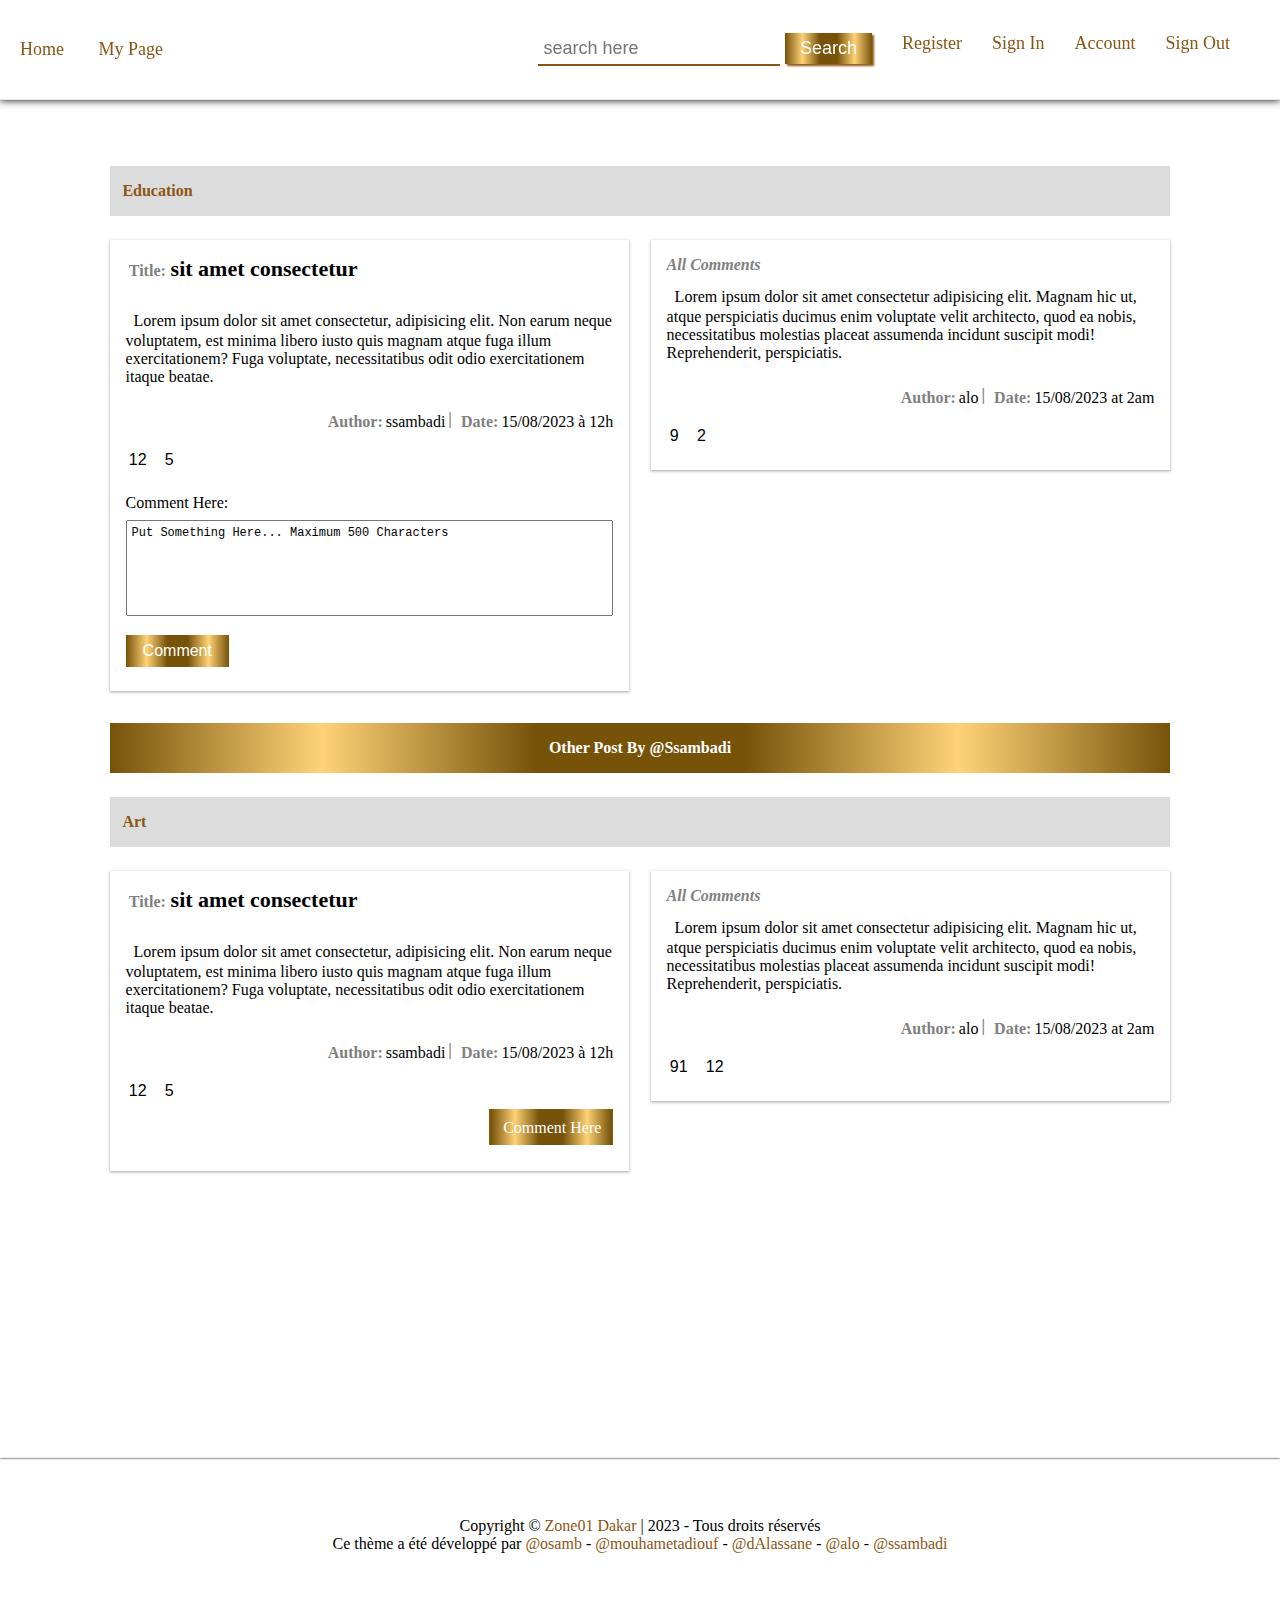
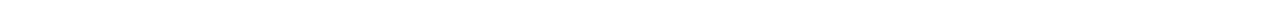
<file: template/pages/Postcategorie.page.html>
<!DOCTYPE html>
<html lang="en">
<head>
    <meta charset="UTF-8">
    <meta name="viewport" content="width=device-width, initial-scale=1.0">
    <link rel="stylesheet" href="/static/css/header.css">
    <link rel="stylesheet" href="/static/css/Postcategorie.css">
    <!-- cdn font awsome -->
    <link rel="stylesheet" href="https://cdnjs.cloudflare.com/ajax/libs/font-awesome/6.4.2/css/all.min.css" integrity="sha512-z3gLpd7yknf1YoNbCzqRKc4qyor8gaKU1qmn+CShxbuBusANI9QpRohGBreCFkKxLhei6S9CQXFEbbKuqLg0DA==" crossorigin="anonymous" referrerpolicy="no-referrer" />
    <title>forum</title>
</head>
<body>

<!-- begin header -->
<header>
  <nav class="nav1">
      <a href="/template/pages/index.page.html">Home</a>
      <a href="/template/pages/myPage.page.html">my page</a>

  </nav>
  <nav class="nav2">
       <form action="#" method="post">
           <input type="search" class="input"  placeholder="search here">
           <input class="button--submit" value="search" type="submit">
       </form>
       <a href="registre.page.html">register</a>
       <a href="login.page.html">sign in</a>
       <a href="account.html">account</a>
       <a href="#">sign out</a>
       
  </nav>
  <nav class="nav3">
      <div class="btn-fabars drop-daown"><span>forum</span><i class="fa-solid fa-bars"></i></div> 
      <div class="content-link">
          <a href="/template/pages/index.page.html">Home</a>
          <a href="/template/pages/myPage.page.html">my page</a>
          <a href="registre.page.html" class="drop-daown">register</a>
          <a href="login.page.html" class="drop-daown">sign in</a>
          <a href="account.html" class="drop-daown">account</a>
          <a href="#" class="drop-daown">sign out</a>
          <form action="#" method="post" class="drop-daown">
              <input type="search" class="input"  placeholder="search here">
              <input class="button--submit" value="search" type="submit">
          </form>
       </div>
  </nav>
</header>
<!-- end header -->

<!-- begin body -->
   <main class="container">
   

      <div class="container-2">
       
       <!-- block post and comment -->
      <h3>education</h3>
        <div class="post-displaying">         
            <div class="categorie-specifique">                             
                <!-- posts -->
                <div class="title"><span> <i class="fa-solid fa-heading"></i>title:</span>sit amet consectetur</div>
                
                <div><i class="fa-regular fa-comments"></i>Lorem ipsum dolor sit amet consectetur, adipisicing elit. Non earum neque voluptatem, est minima libero iusto quis magnam atque fuga illum exercitationem? Fuga voluptate, necessitatibus odit odio exercitationem itaque beatae.</div>
                 
                <div class="author-date">
                    <div><span><i class="fa-solid fa-at"></i>author:</span>ssambadi</div>
                    <span>|</span>
                    <div><span><i class="fa-solid fa-calendar-days"></i>date:</span>15/08/2023 à 12h </div>
                </div>

                <div class="like-dislik-content">
                      <form action="" method="post">
                        <input type="hidden" name="liked" value="">
                        <button type="submit"><i class="fa-regular fa-thumbs-up"></i>12</button>
                      </form>
                      <form action="" method="post">
                        <input type="hidden" name="disliked" value="">
                        <button type="submit"><i class="fa-regular fa-thumbs-down"></i>5</button>
                      </form>
                </div>
                  <div class="content-form-comment">
                        <form action="" method="post">
                            <input type="hidden" name="idPost" value="" >
                           <div> <label for="">comment here:</label></div>
                            <textarea name="" id="" cols="30" rows="6" maxlength="500">put something here... maximum 500 characters</textarea>
                            <button type="submit">comment</button>
                        </form>
                  </div>
            </div>
            <div class="categorie-specifique">                             
                  <!-- comment -->
                  <h6>all comments</h6>
               
                  <div><i class="fa-regular fa-comments"></i>Lorem ipsum dolor sit amet consectetur adipisicing elit. Magnam hic ut, atque perspiciatis ducimus enim voluptate velit architecto, quod ea nobis, necessitatibus molestias placeat assumenda incidunt suscipit modi! Reprehenderit, perspiciatis.</div>
                  <div class="author-date2">
                    <div><span><i class="fa-solid fa-at"></i>author:</span>alo</div>
                    <span>|</span>
                    <div><span><i class="fa-solid fa-calendar-days"></i>date:</span>15/08/2023 at 2am </div>
                  </div>
  
                  <div class="like-dislik-content">
                      <form action="" method="post">
                        <input type="hidden" name="liked" value="">
                        <button type="submit"><i class="fa-regular fa-thumbs-up"></i>9</button>
                      </form>
                      <form action="" method="post">
                        <input type="hidden" name="disliked" value="">
                        <button type="submit"><i class="fa-regular fa-thumbs-down"></i>2</button>
                      </form>
                    </div>
                    <hr>
                     
                </div>
          </div>
          <h4>other post by @ssambadi</h4>

          <!-- 
            ce bloc sera supprimer sa sert juste a la simulations
            -->
         <!--debut  a supprimer- -->
          <h3>art</h3>
          <div class="post-displaying">         
            <div class="categorie-specifique">                             
                <!-- posts -->
                <div class="title"><span> <i class="fa-solid fa-heading"></i>title:</span>sit amet consectetur</div>
                
                <div><i class="fa-regular fa-comments"></i>Lorem ipsum dolor sit amet consectetur, adipisicing elit. Non earum neque voluptatem, est minima libero iusto quis magnam atque fuga illum exercitationem? Fuga voluptate, necessitatibus odit odio exercitationem itaque beatae.</div>
                 
                <div class="author-date">
                    <div><span><i class="fa-solid fa-at"></i>author:</span>ssambadi</div>
                    <span>|</span>
                    <div><span><i class="fa-solid fa-calendar-days"></i>date:</span>15/08/2023 à 12h </div>
                </div>

                <div class="like-dislik-content">
                      <form action="" method="post">
                        <input type="hidden" name="liked" value="">
                        <button type="submit"><i class="fa-regular fa-thumbs-up"></i>12</button>
                      </form>
                      <form action="" method="post">
                        <input type="hidden" name="disliked" value="">
                        <button type="submit"><i class="fa-regular fa-thumbs-down"></i>5</button>
                      </form>
                </div>

                <a href="/template/pages/Postcategorie.page.html" class="comment"><div  class="comment-btn"><i class="fa-solid fa-up-right-from-square"></i>comment here</div></a>
                
                
              </div>
            <div class="categorie-specifique">                             
               
                  <!-- comment -->
                  <h6>all comments</h6>
               
                  <div><i class="fa-regular fa-comments"></i>Lorem ipsum dolor sit amet consectetur adipisicing elit. Magnam hic ut, atque perspiciatis ducimus enim voluptate velit architecto, quod ea nobis, necessitatibus molestias placeat assumenda incidunt suscipit modi! Reprehenderit, perspiciatis.</div>
                  <div class="author-date2">
                    <div><span><i class="fa-solid fa-at"></i>author:</span>alo</div>
                    <span>|</span>
                    <div><span><i class="fa-solid fa-calendar-days"></i>date:</span>15/08/2023 at 2am </div>
                  </div>
  
                  <div class="like-dislik-content">
                      <form action="" method="post">
                        <input type="hidden" name="liked" value="">
                        <button type="submit"><i class="fa-regular fa-thumbs-up"></i>91</button>
                      </form>
                      <form action="" method="post">
                        <input type="hidden" name="disliked" value="">
                        <button type="submit"><i class="fa-regular fa-thumbs-down"></i>12</button>
                      </form>
                    </div>
                  <hr>
            </div>
      </div>
     
   </main>
<!-- end body -->

   <!--begin footer -->
<footer>
    <p>Copyright ©<span> Zone01 Dakar</span> | 2023 - Tous droits réservés</p>
    <p>Ce thème a été développé par <span>@osamb</span> - <span>@mouhametadiouf</span> - <span>@dAlassane</span> - <span>@alo</span> - <span>@ssambadi</span> </p>
</footer>
<!-- end footer -->

<script src="/static/js/script.js"></script>
</body>
</html>
</file>
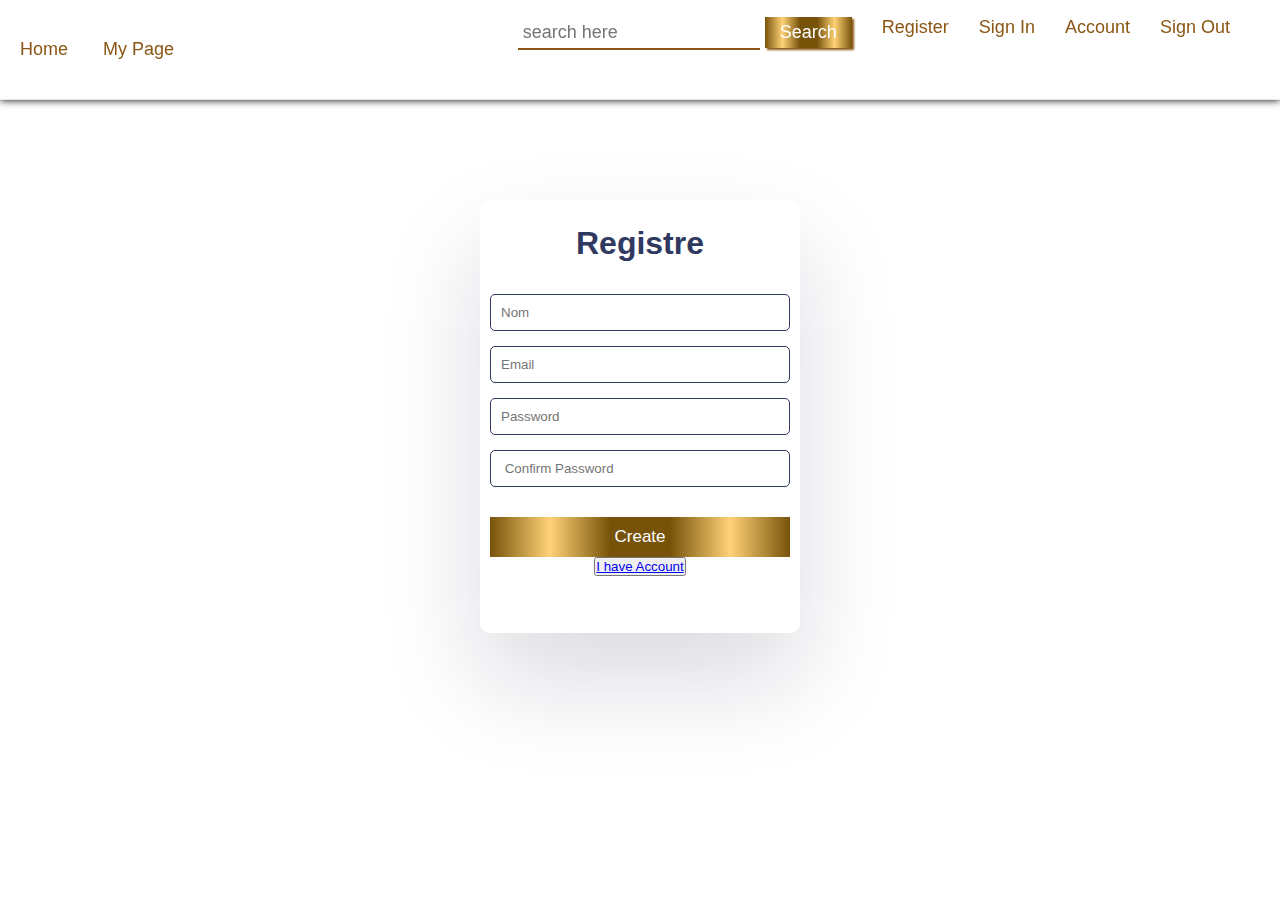
<file: template/pages/registre.page.html>
<!DOCTYPE html>
<html lang="en">
<head>
    <meta charset="UTF-8">
    <meta name="viewport" content="width=device-width, initial-scale=1.0">
    <link rel="stylesheet" href="/static/css/login.css">
    <link rel="stylesheet" href="/static/css/header.css">
    <link rel="stylesheet" href="/static/css/index.css">
    <!-- <link rel="stylesheet" href="https://cdnjs.cloudflare.com/ajax/libs/font-awesome/6.4.2/css/all.min.css" integrity="sha512-z3gLpd7yknf1YoNbCzqRKc4qyor8gaKU1qmn+CShxbuBusANI9QpRohGBreCFkKxLhei6S9CQXFEbbKuqLg0DA==" crossorigin="anonymous" referrerpolicy="no-referrer" /> -->

    <title>RegistrhvxeN</title>
</head>
<body>
    <header>
        <nav class="nav1">
           <a href="index.page.html">Home</a>
           <a href="#">my page</a>
        </nav>
        <nav class="nav2">
             <form action="#" method="post">
                 <input type="search" class="input"  placeholder="search here">
                 <input class="button--submit" value="search" type="submit">
             </form>
             <a href="#">register</a>
             <a href="login.page.html">sign in</a>
             <a href="#">account</a>
             <a href="#">sign out</a>
             
        </nav>
 </header>
    <div class="SignIn-Registre">
        <H1>Registre</H1>
         <form class="monform">
        <!-- <label for="nom">Nom :</label> -->
        <input type="text" id="username" name="username" onkeyup="verifie()" class="inputForm" placeholder="Nom"  required  >
        
        <!-- <label for="email">Email :</label> -->
        <input type="email" id="email" name="email"class="inputForm" onkeyup="verifie()"  placeholder="Email"  required>
        
        <!-- <label for="motdepasse">Mot de passe :</label> -->
        <input type="password" id="motdepasse" name="motdepasse" class="inputForm" onkeyup="verifie()"  placeholder="Password"  required>
        <input type="password" id="confirmotdepasse" name="motdepasse" class="inputForm" onkeyup="verifie()"  placeholder=" Confirm Password"  required>
        
        <input type="submit" class="submitForm" name="submit" value="Create" disabled>
       
        <button>
            <a href="login.page.html" class="IhavCount">I have Account</a>
           
        </button>
       

      </form>
    </div>


    <script>
        let username = document.getElementById("username");
        let email = document.getElementById("email");
        let motdepasse = document.getElementById("motdepasse");
        let confirmotdepasse= document.getElementById("confirmotdepasse")
        let submit = document.getElementById("submit");
    
        let verifie = () => {
            if (username.value != "" && email.value != "" && motdepasse.value != ""  && confirmotdepasse.value!="") {
                submit.style.backgroundColor = "#303960";
                submit.disabled = false;
            } else {
                
                submit.style.backgroundColor = "#8b5615";
                submit.disabled = true;
            }
        }
    </script>
   
</body>
</html>
</file>
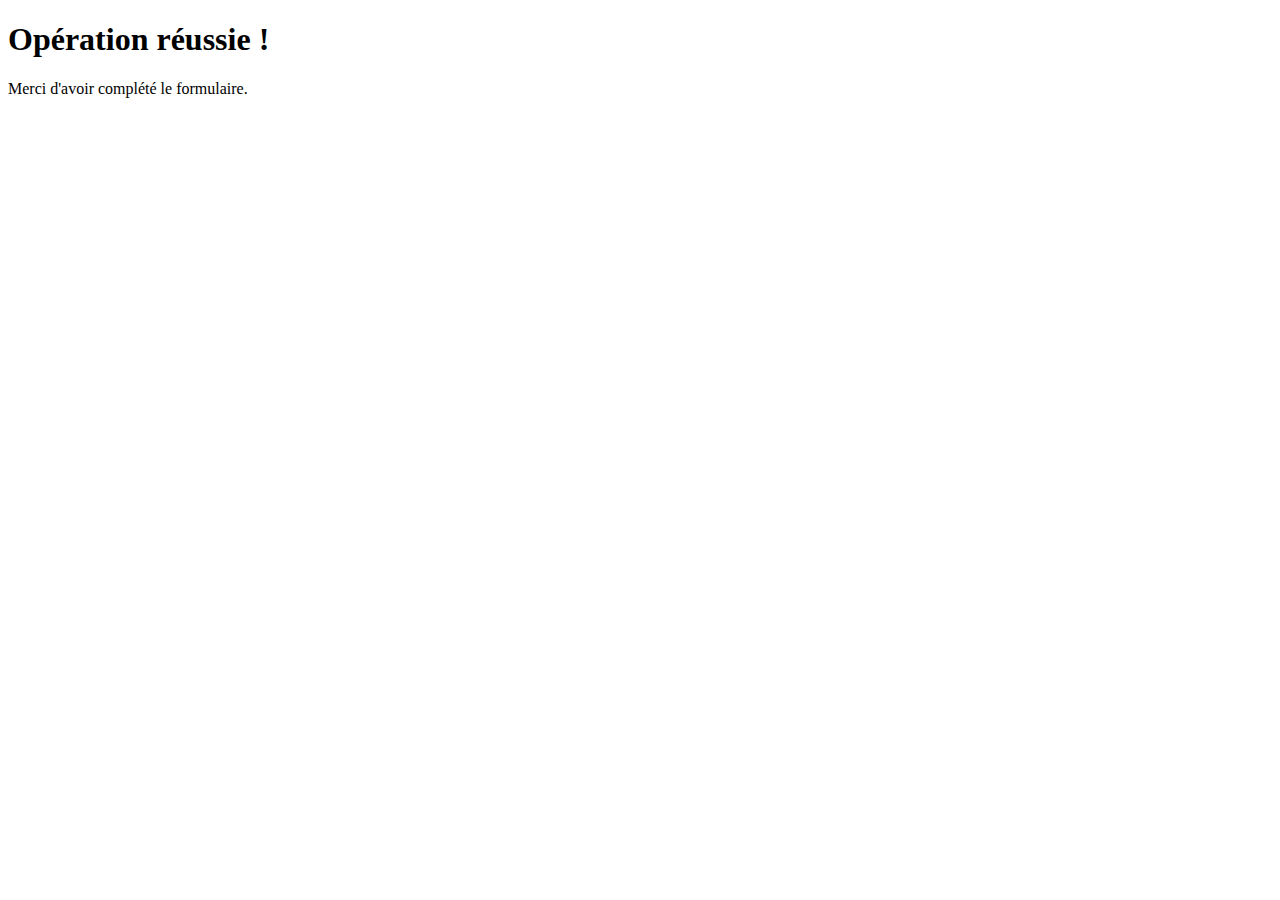
<file: template/pages/success.html>
<!DOCTYPE html>
<html lang="en">
<head>
    <meta charset="UTF-8">
    <meta name="viewport" content="width=device-width, initial-scale=1.0">
    <title>Success</title>
</head>
<body>
    <h1>Opération réussie !</h1>
    <p>Merci d'avoir complété le formulaire.</p>
</body>
</html>
</file>
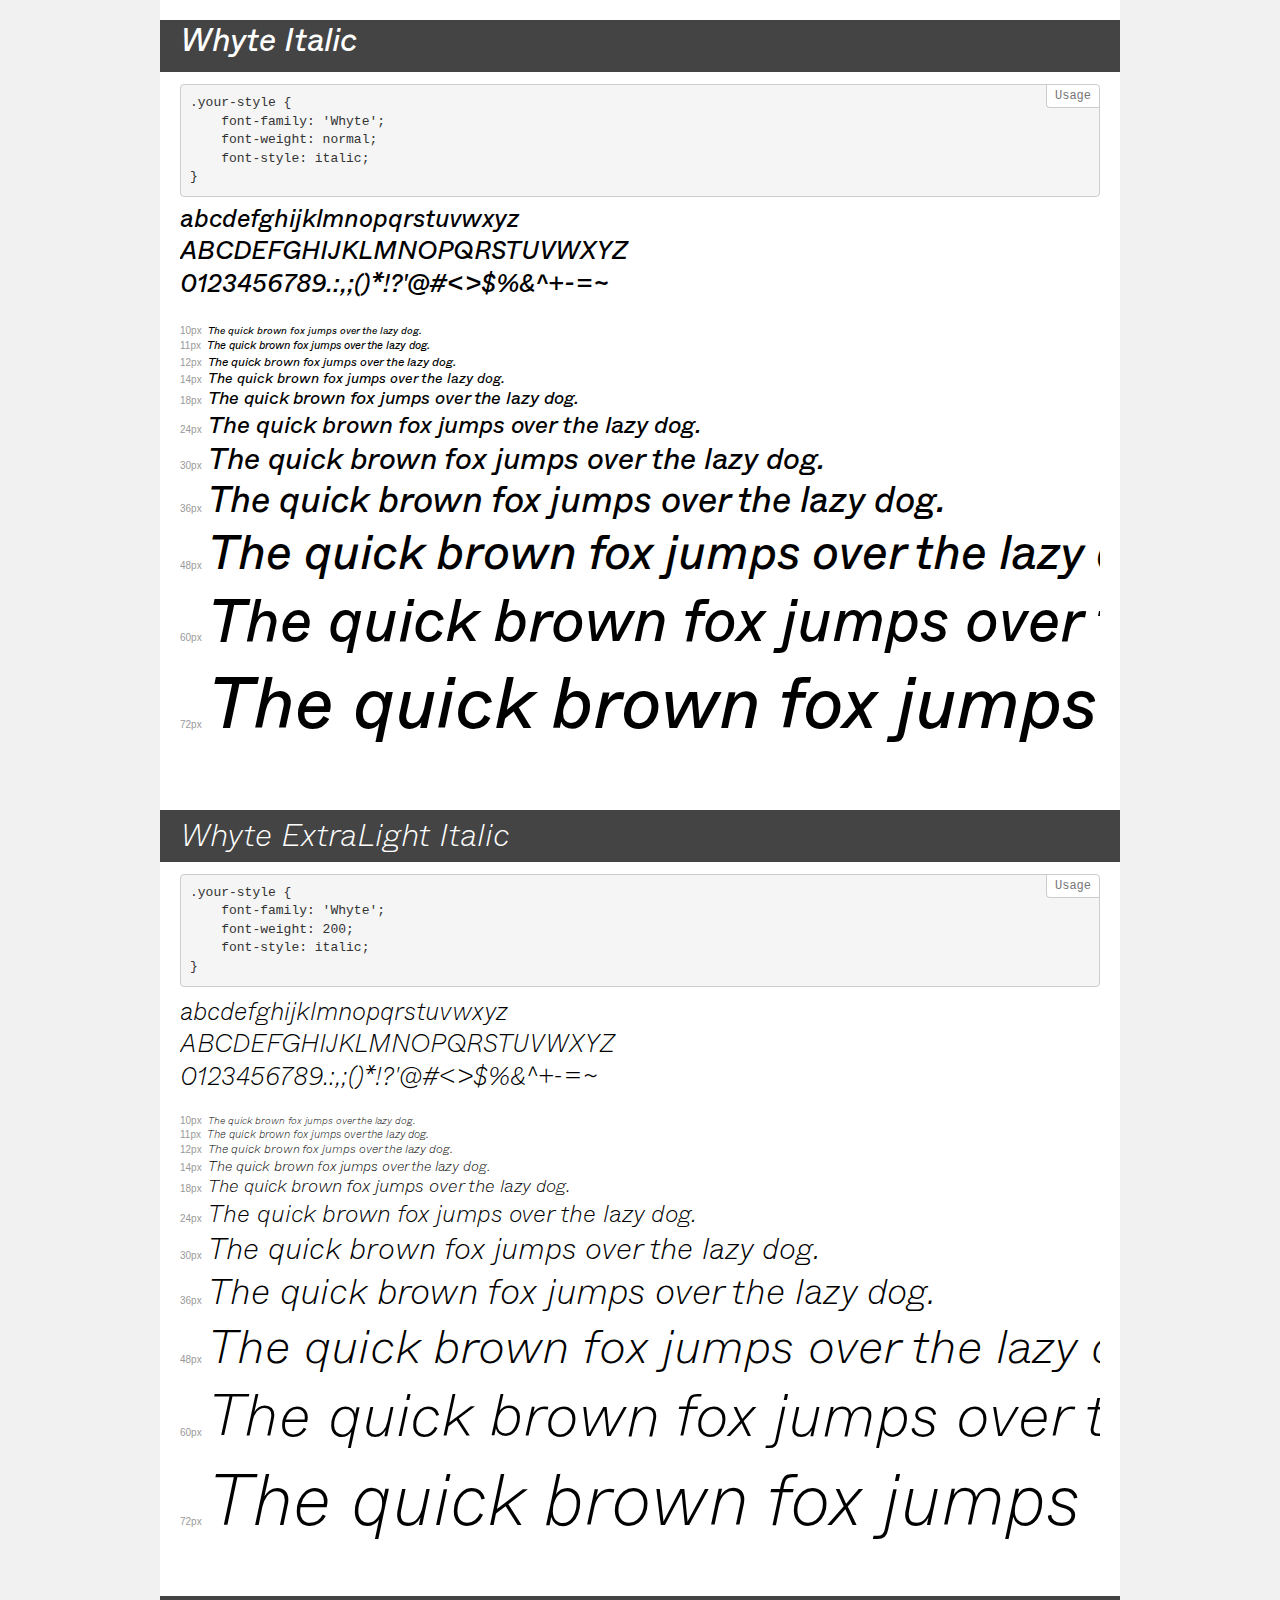
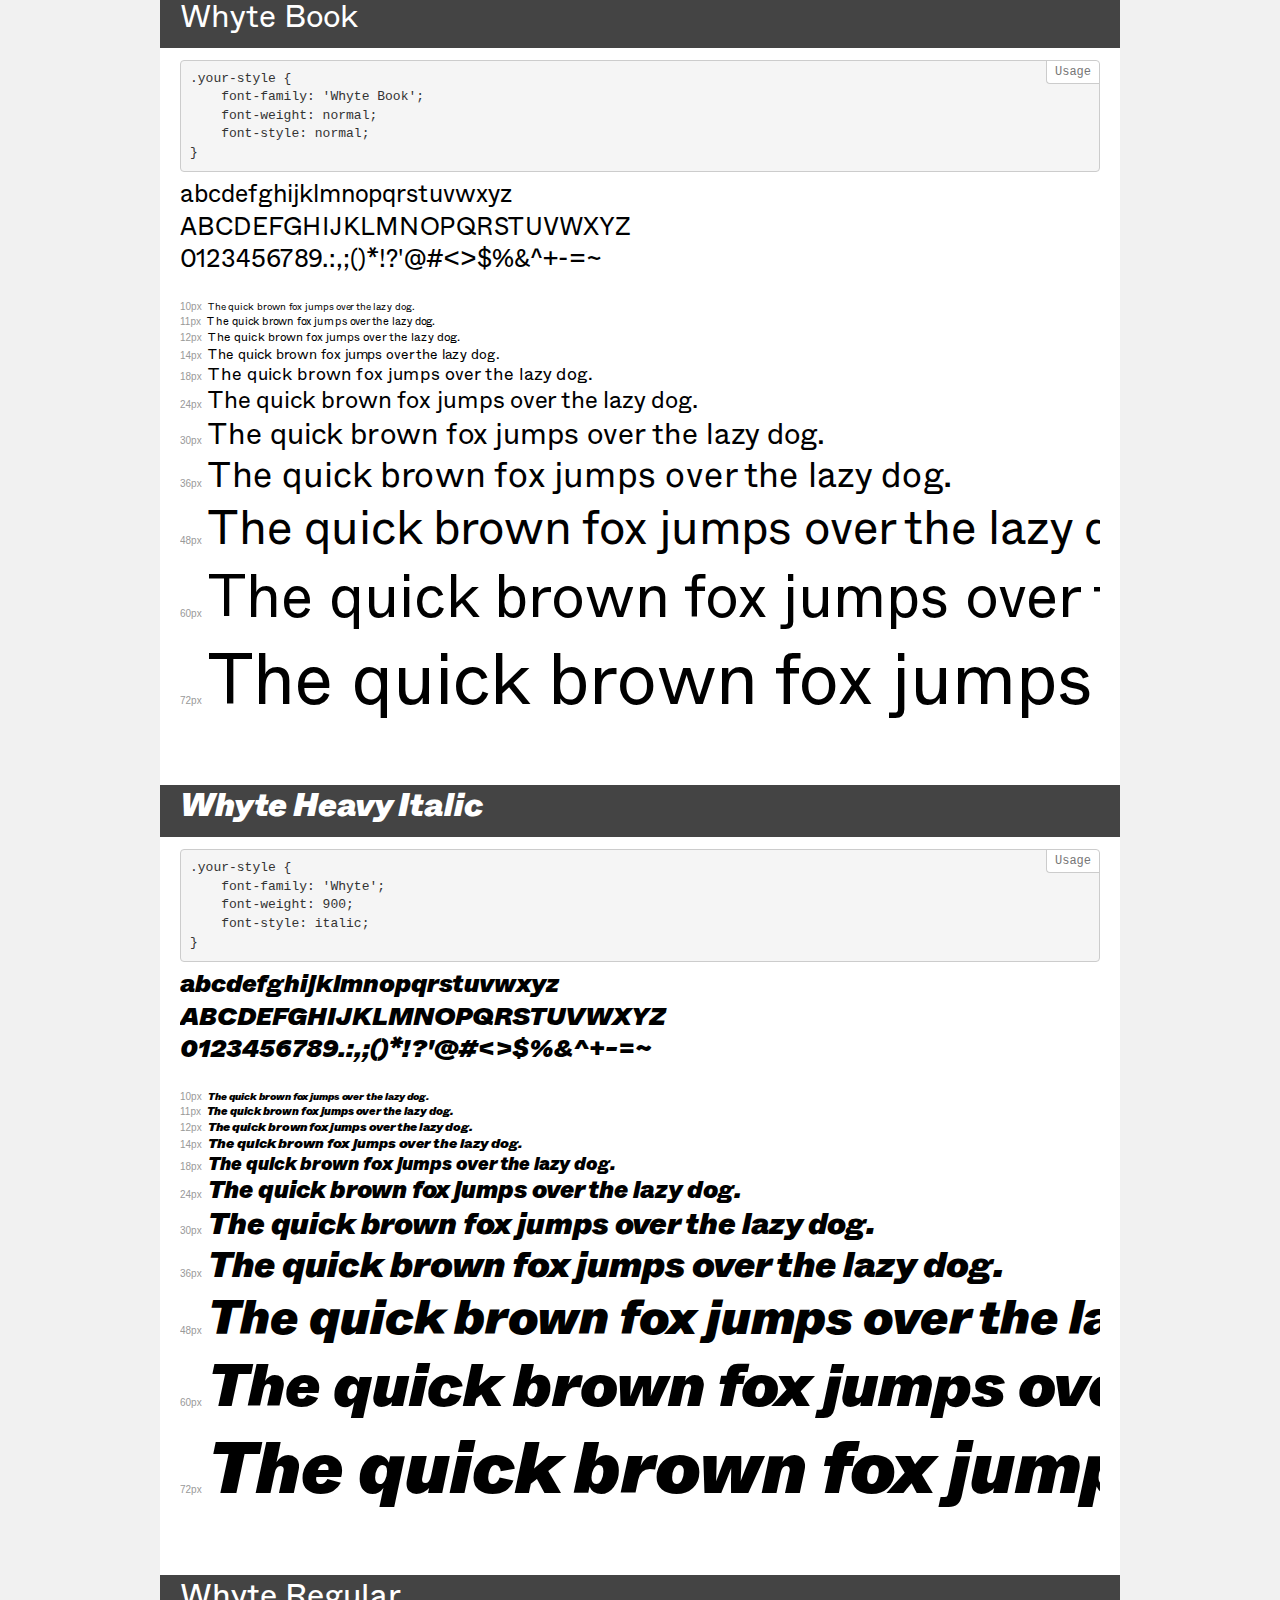
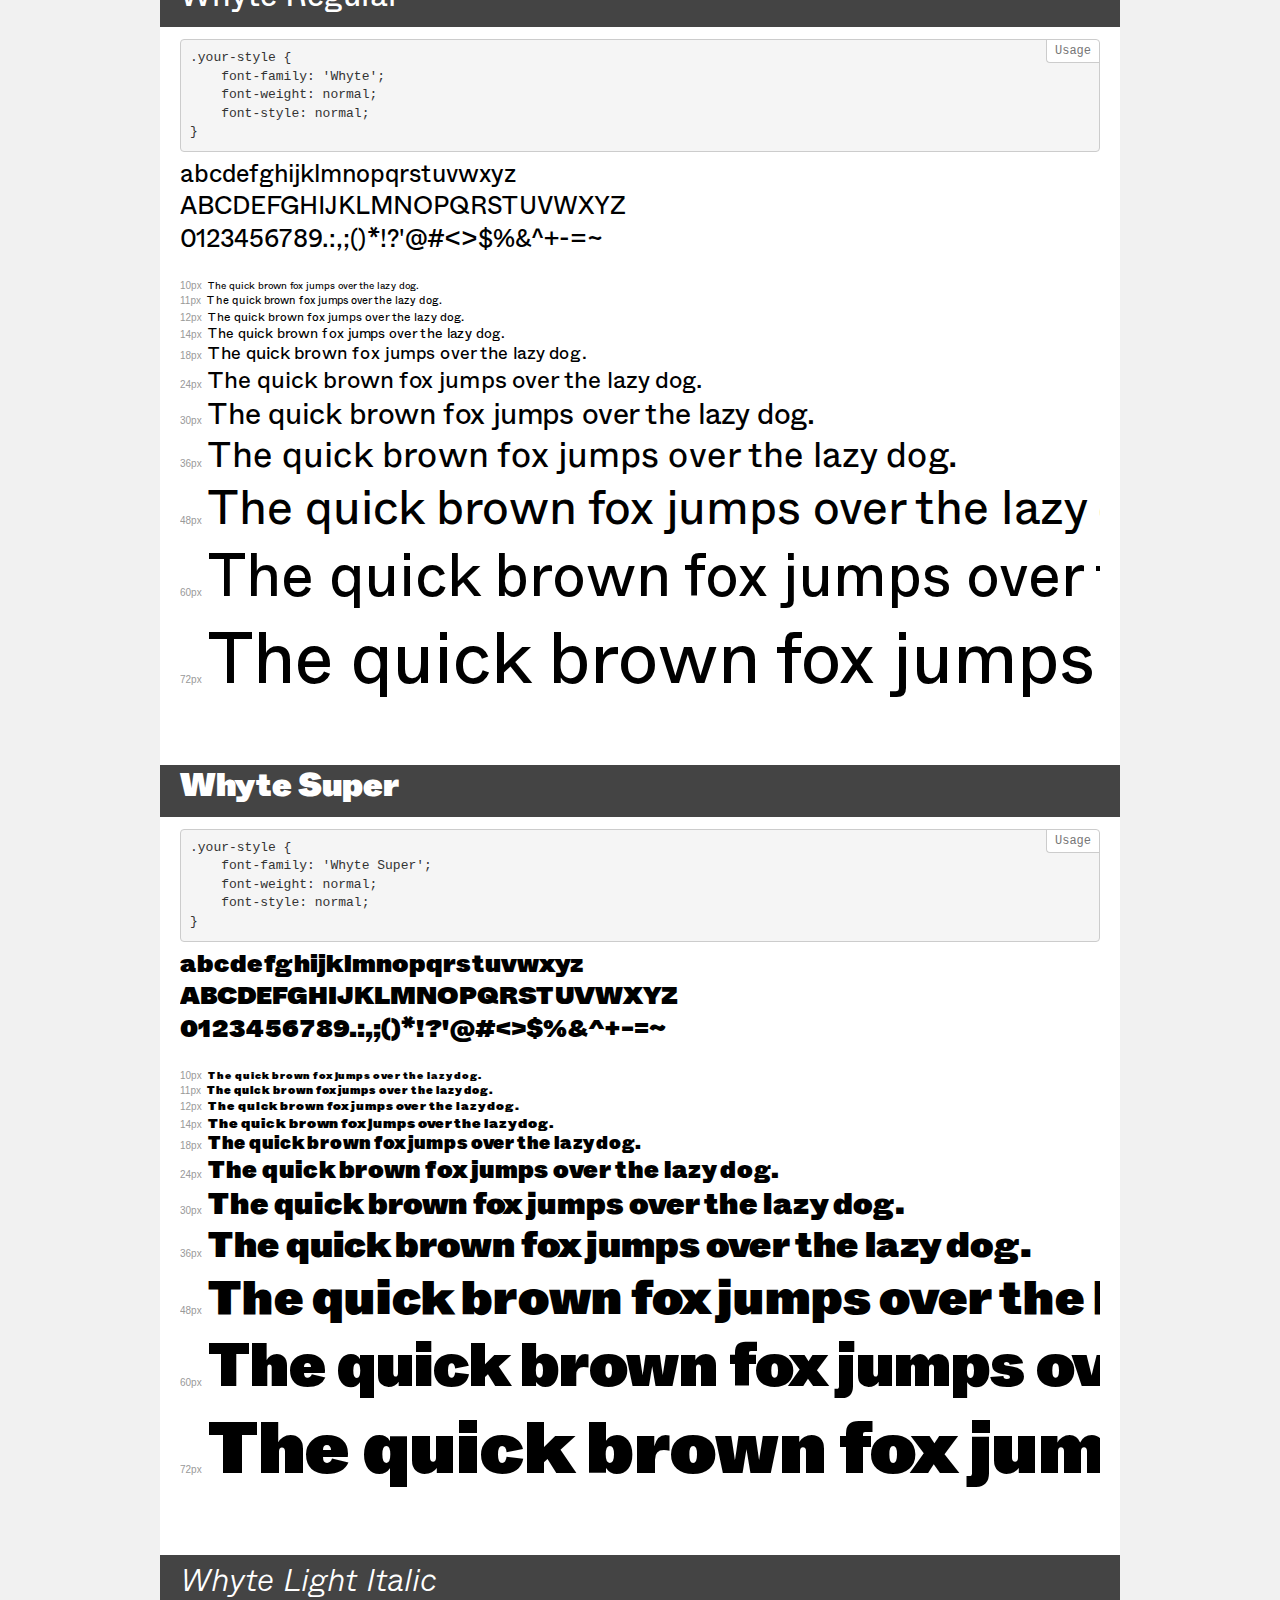
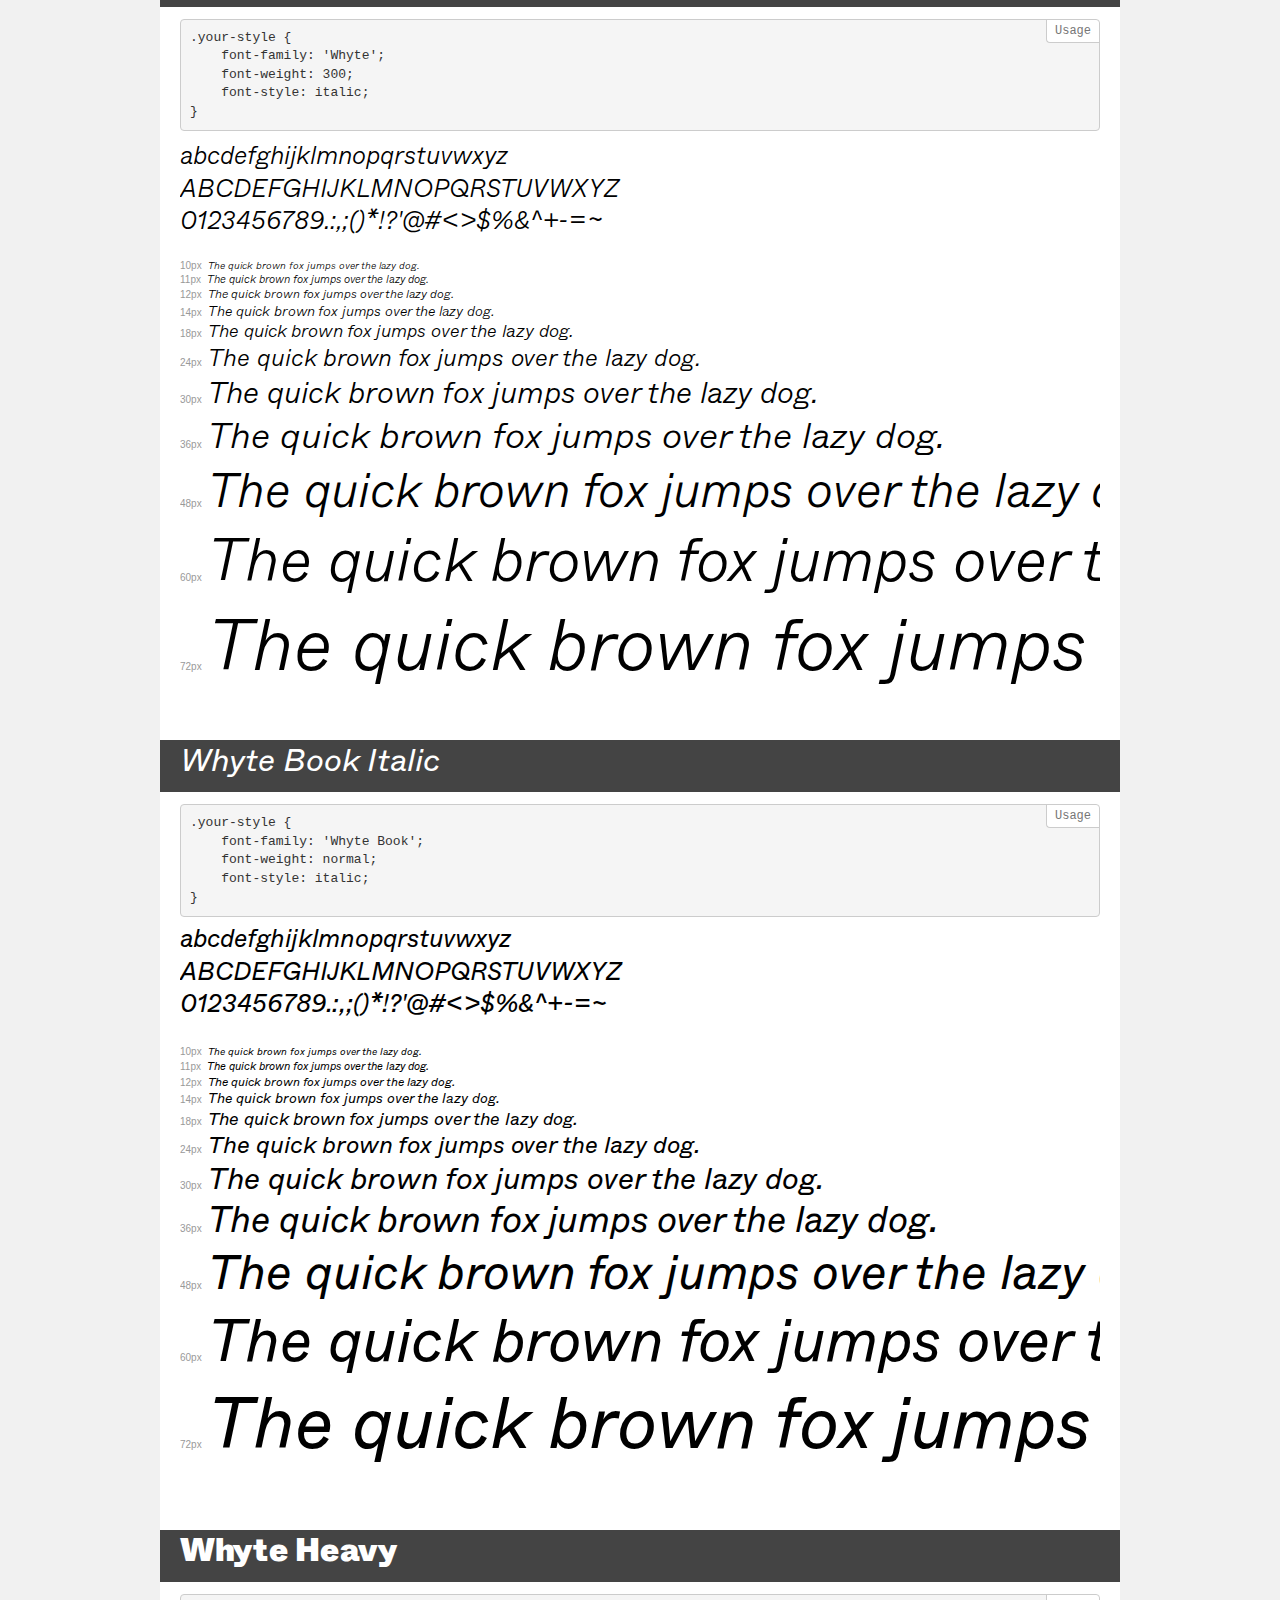
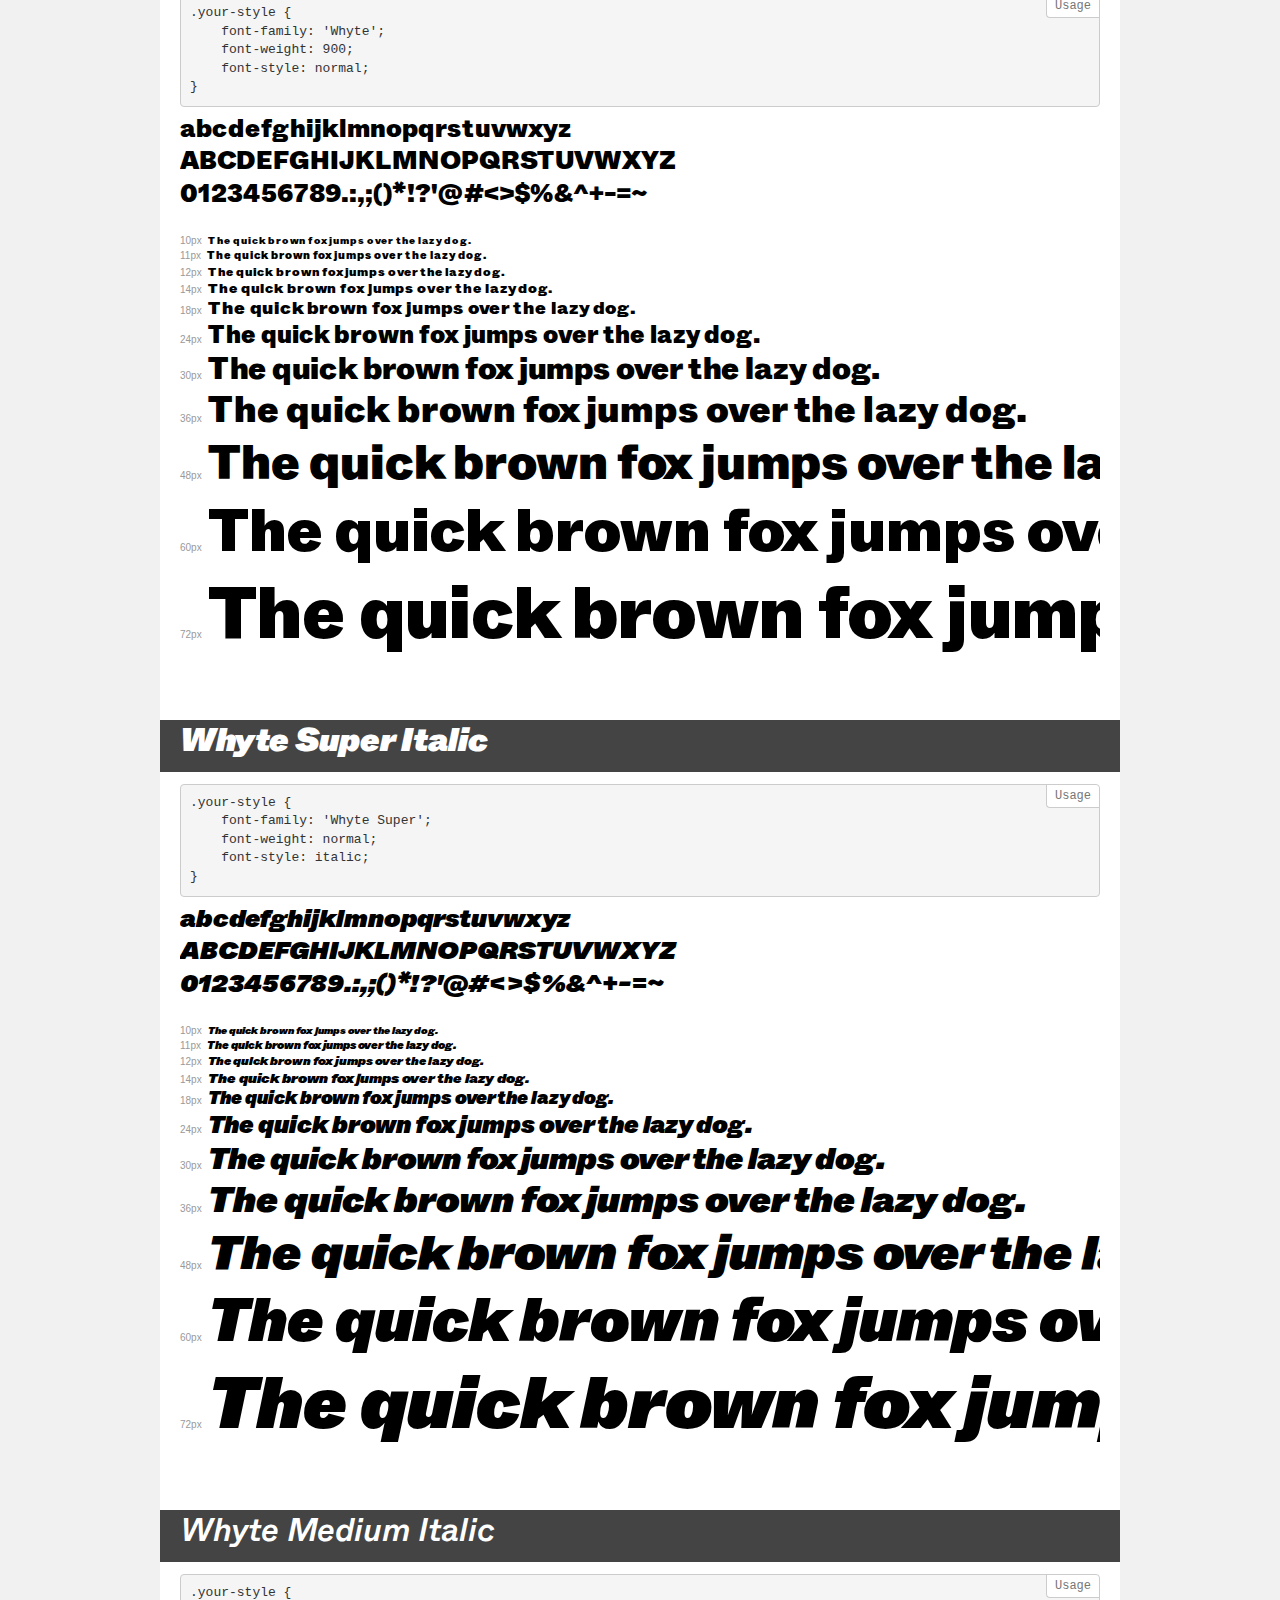
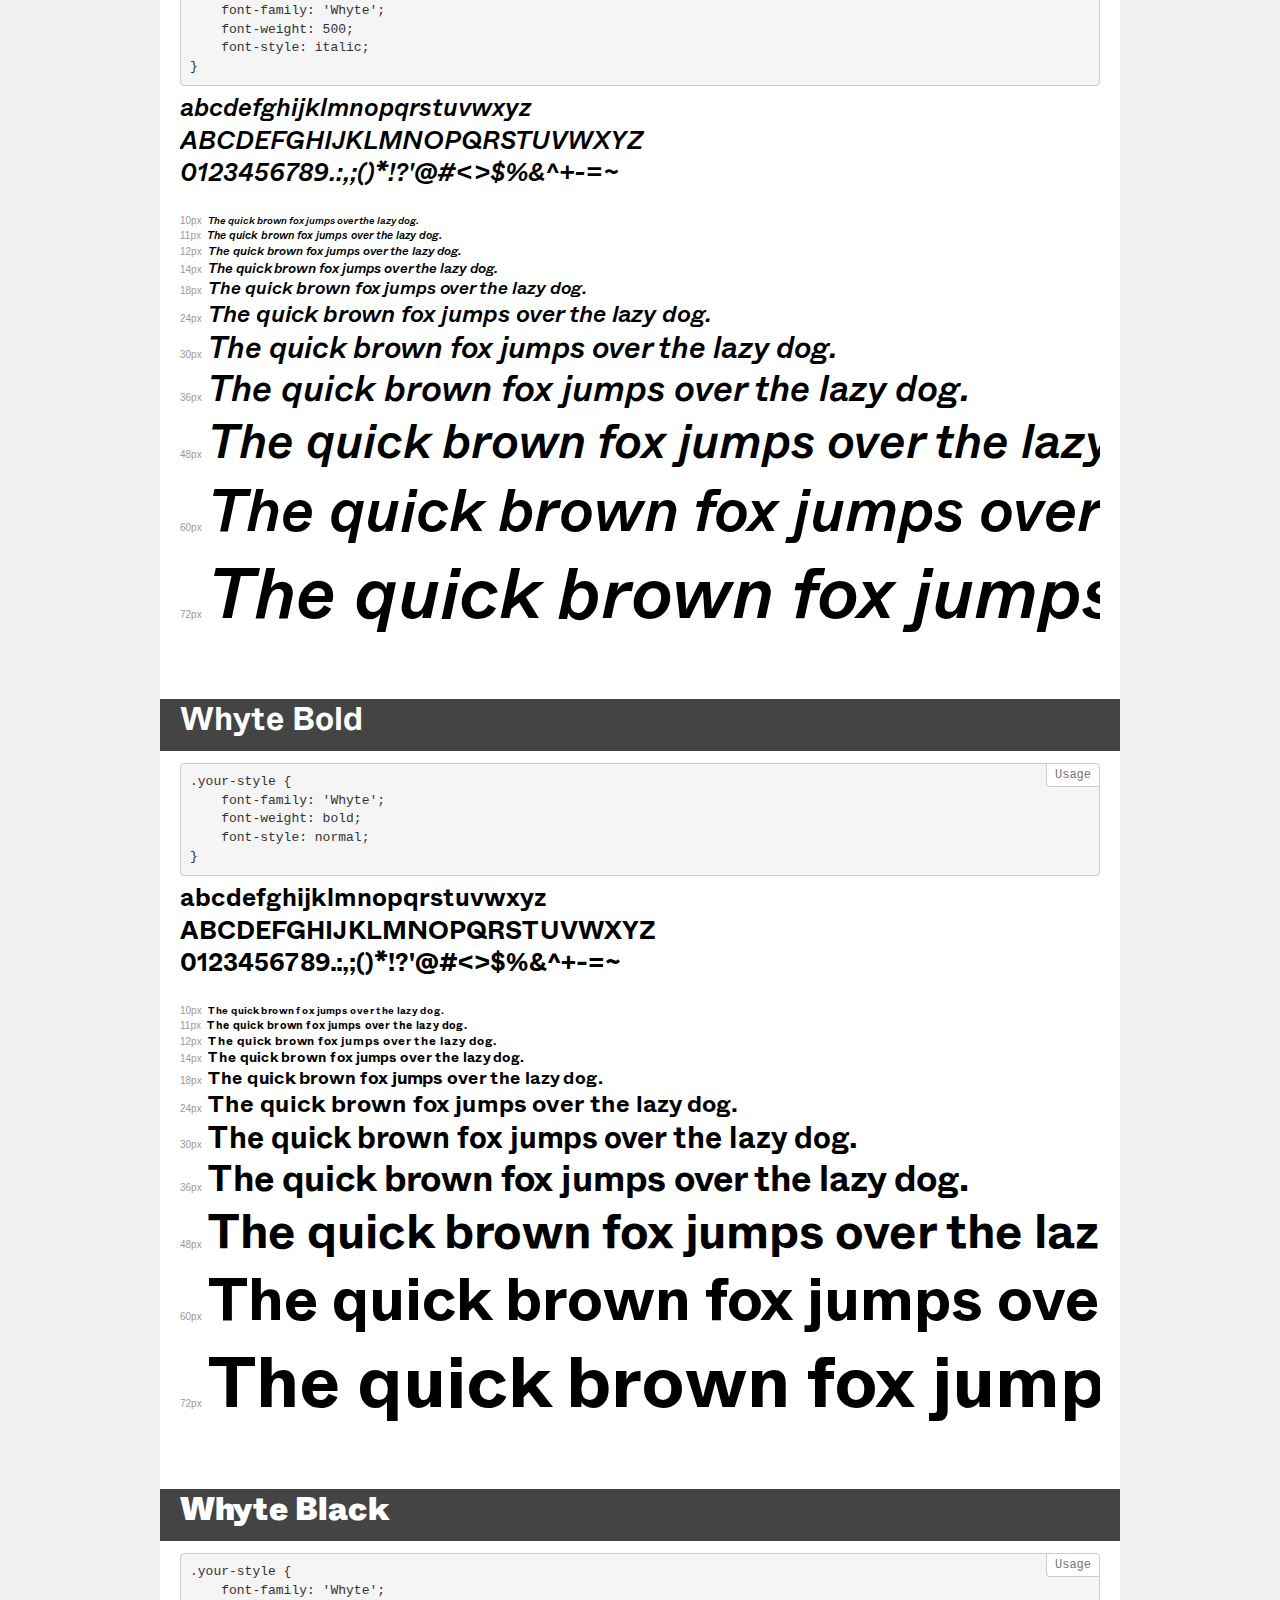
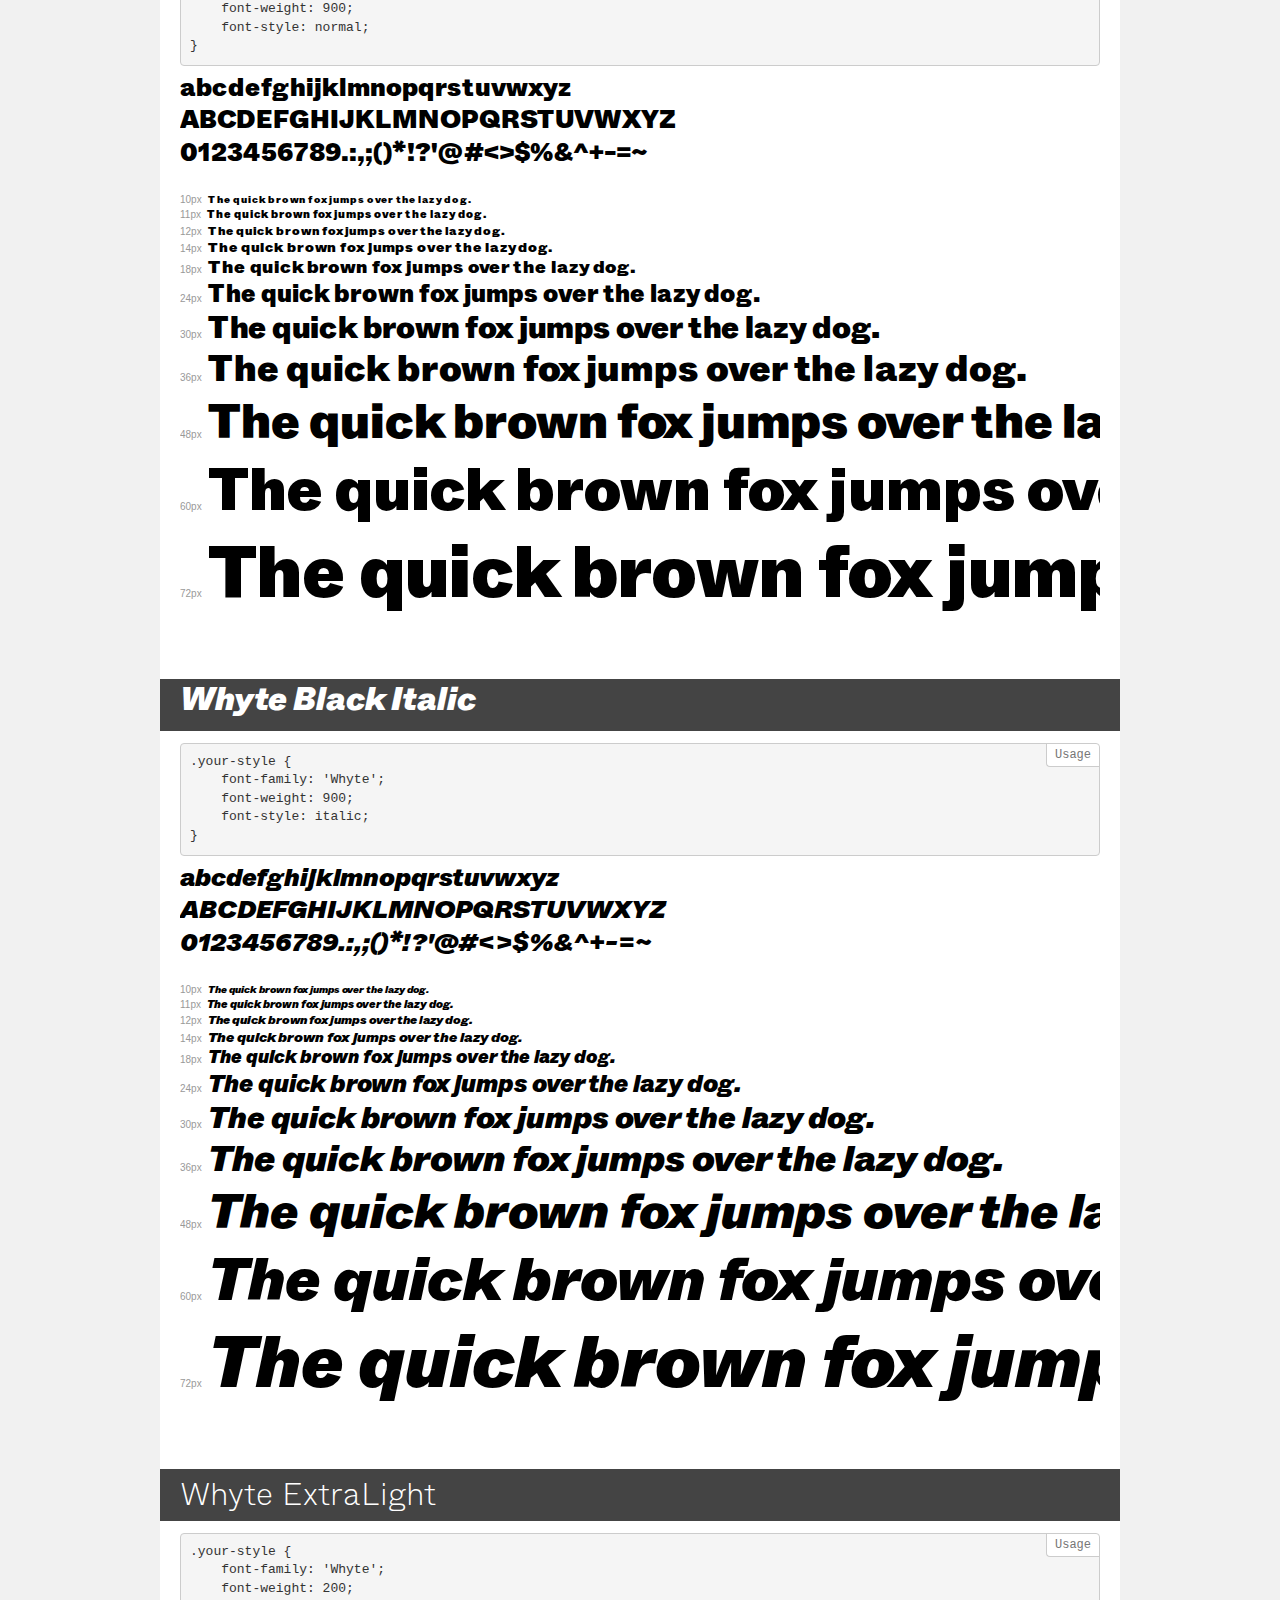
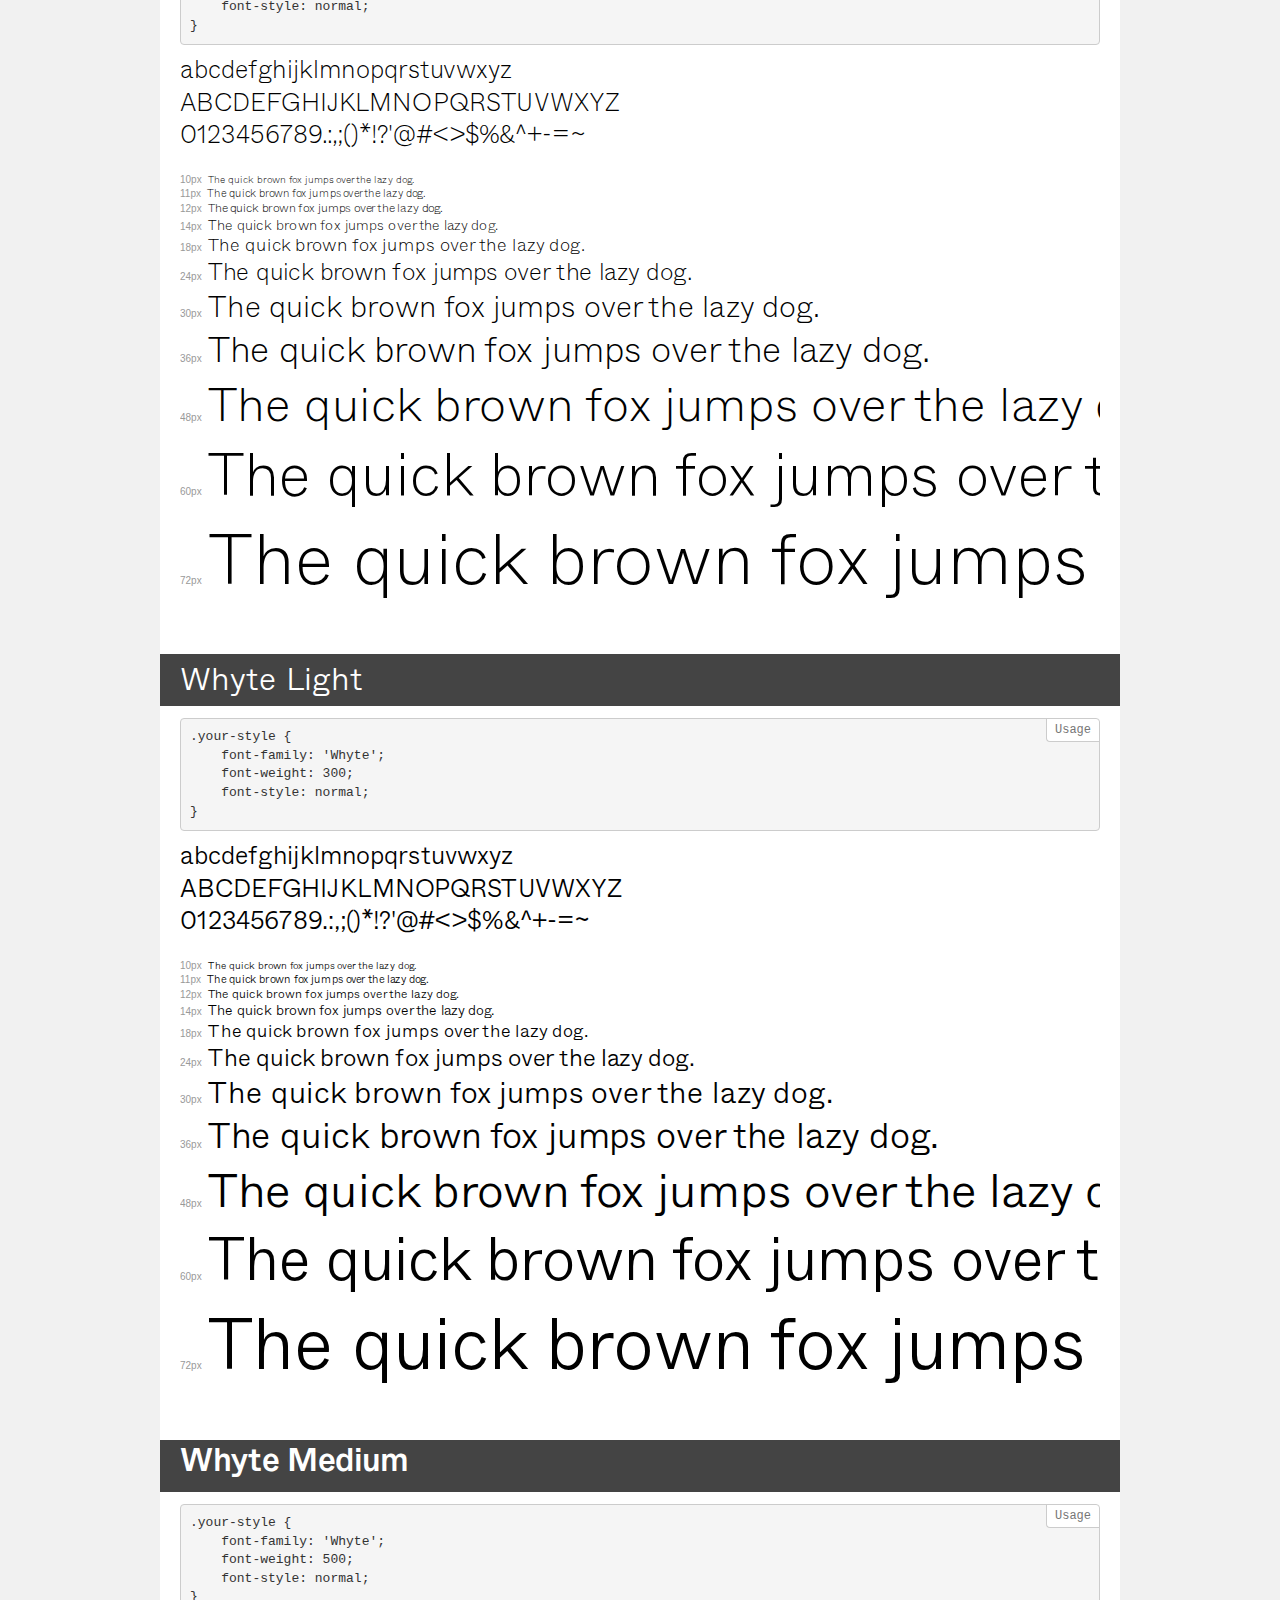
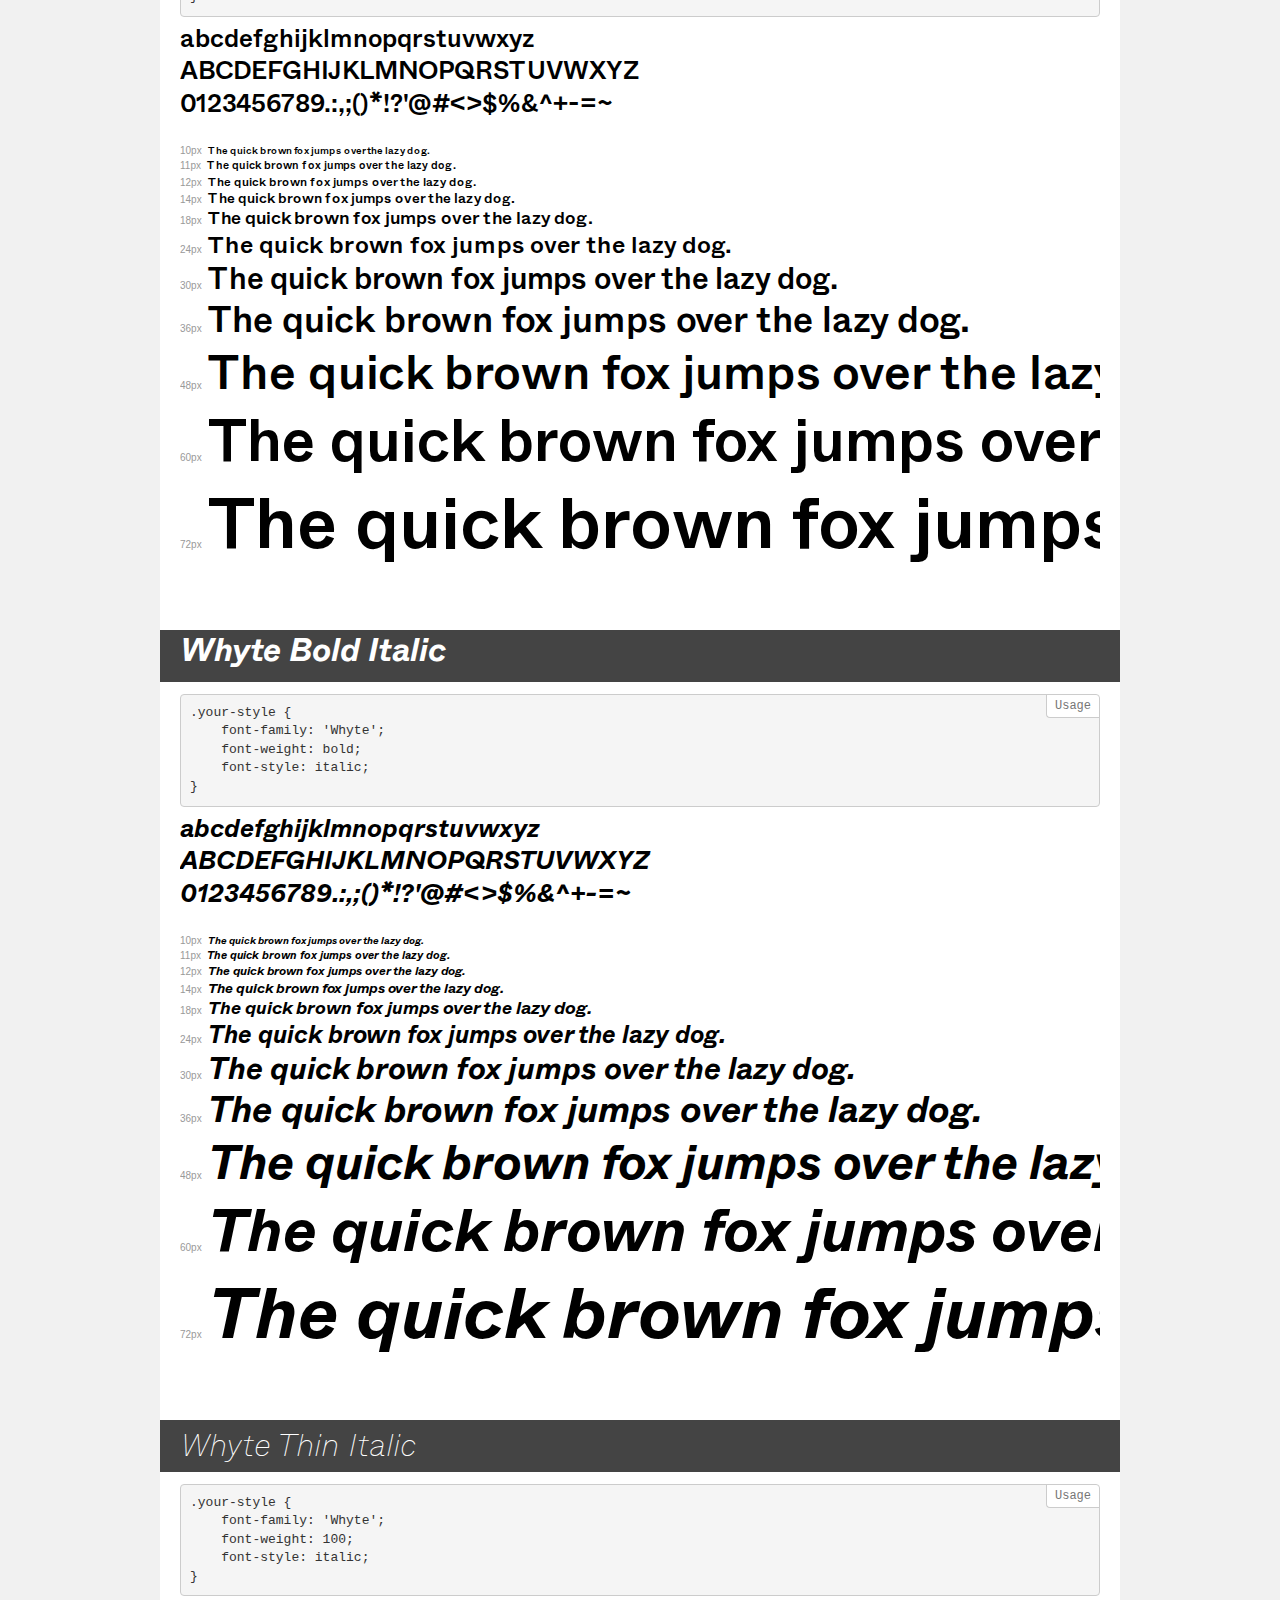
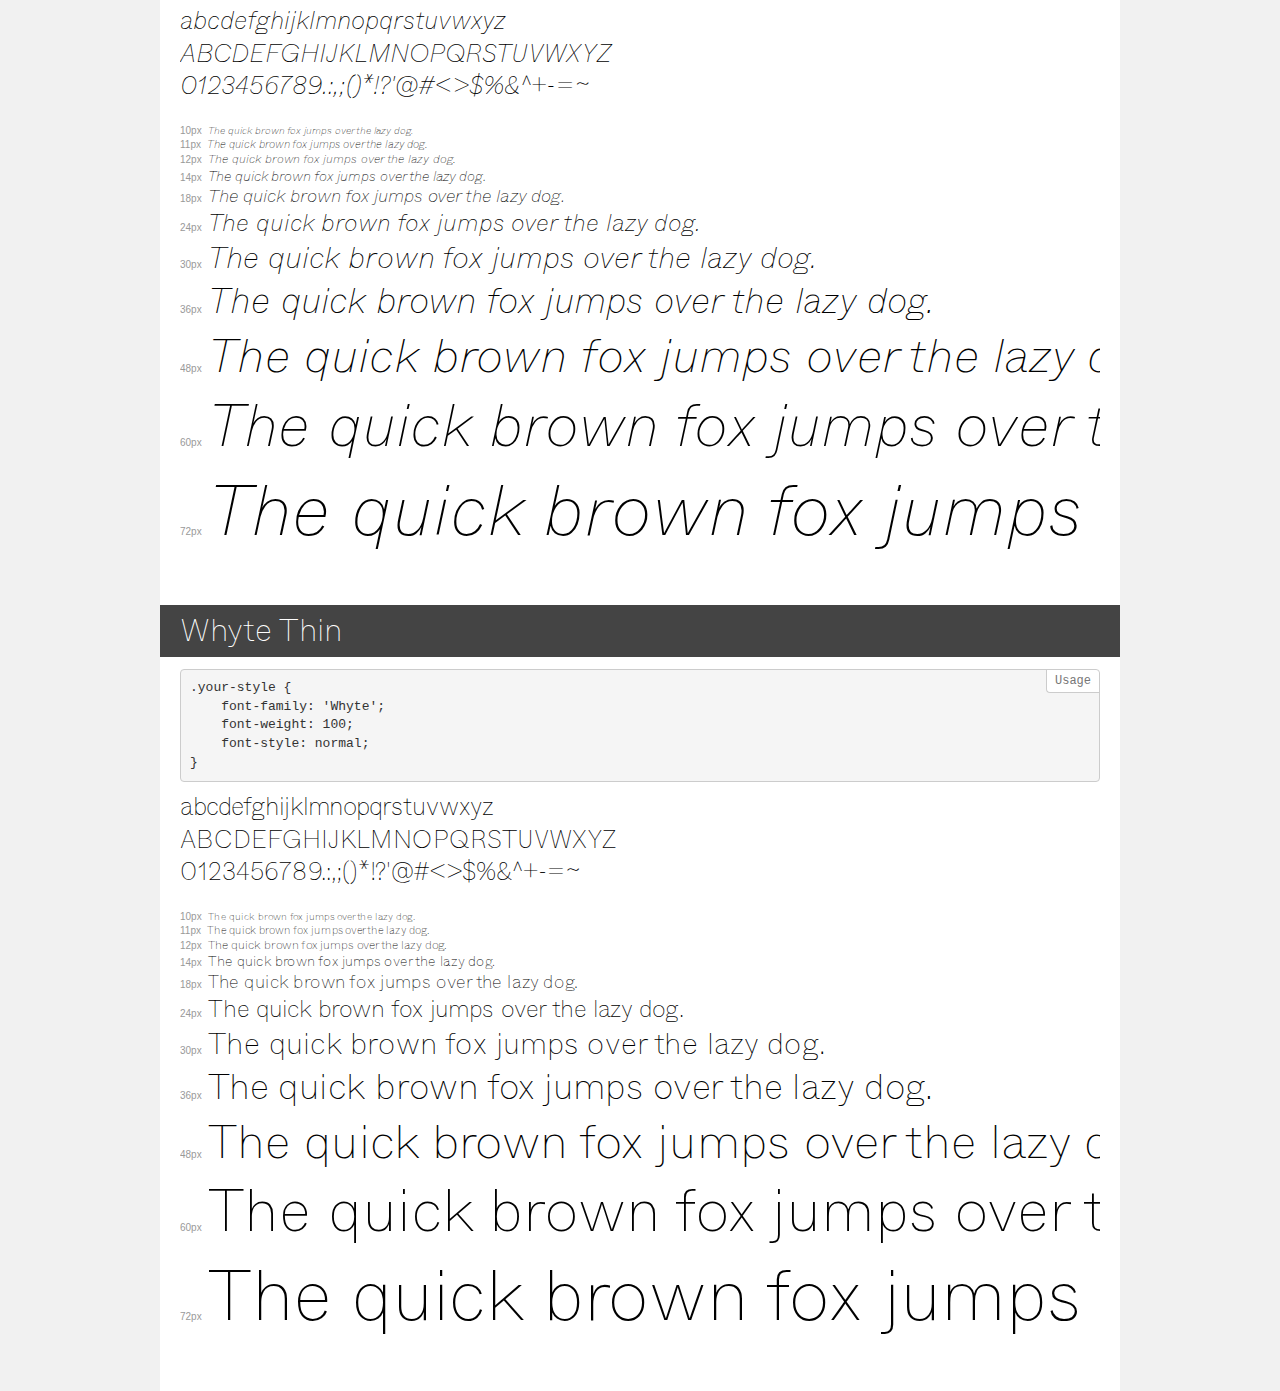
<file: static/font/whyte/demo.html>
<!DOCTYPE html>
<html>
<head>
    <meta charset="utf-8">
    <meta http-equiv="X-UA-Compatible" content="IE=edge">
    <meta name="viewport" content="width=device-width, initial-scale=1">
    <meta name="robots" content="noindex, noarchive">
    <meta name="format-detection" content="telephone=no">
    <title>Transfonter demo</title>
    <link href="stylesheet.css" rel="stylesheet">
    <style>
        /*
        http://meyerweb.com/eric/tools/css/reset/
        v2.0 | 20110126
        License: none (public domain)
        */
        html, body, div, span, applet, object, iframe,
        h1, h2, h3, h4, h5, h6, p, blockquote, pre,
        a, abbr, acronym, address, big, cite, code,
        del, dfn, em, img, ins, kbd, q, s, samp,
        small, strike, strong, sub, sup, tt, var,
        b, u, i, center,
        dl, dt, dd, ol, ul, li,
        fieldset, form, label, legend,
        table, caption, tbody, tfoot, thead, tr, th, td,
        article, aside, canvas, details, embed,
        figure, figcaption, footer, header, hgroup,
        menu, nav, output, ruby, section, summary,
        time, mark, audio, video {
            margin: 0;
            padding: 0;
            border: 0;
            font-size: 100%;
            font: inherit;
            vertical-align: baseline;
        }
        /* HTML5 display-role reset for older browsers */
        article, aside, details, figcaption, figure,
        footer, header, hgroup, menu, nav, section {
            display: block;
        }
        body {
            line-height: 1;
        }
        ol, ul {
            list-style: none;
        }
        blockquote, q {
            quotes: none;
        }
        blockquote:before, blockquote:after,
        q:before, q:after {
            content: '';
            content: none;
        }
        table {
            border-collapse: collapse;
            border-spacing: 0;
        }
        /* common styles */
        body {
            background: #f1f1f1;
            color: #000;
        }
        .page {
            background: #fff;
            width: 920px;
            margin: 0 auto;
            padding: 20px 20px 0 20px;
            overflow: hidden;
        }
        .font-container {
            overflow-x: auto;
            overflow-y: hidden;
            margin-bottom: 40px;
            line-height: 1.3;
            white-space: nowrap;
            padding-bottom: 5px;
        }
        h1 {
            position: relative;
            background: #444;
            font-size: 32px;
            color: #fff;
            padding: 10px 20px;
            margin: 0 -20px 12px -20px;
        }
        .letters {
            font-size: 25px;
            margin-bottom: 20px;
        }
        .s10:before {
            content: '10px';
        }
        .s11:before {
            content: '11px';
        }
        .s12:before {
            content: '12px';
        }
        .s14:before {
            content: '14px';
        }
        .s18:before {
            content: '18px';
        }
        .s24:before {
            content: '24px';
        }
        .s30:before {
            content: '30px';
        }
        .s36:before {
            content: '36px';
        }
        .s48:before {
            content: '48px';
        }
        .s60:before {
            content: '60px';
        }
        .s72:before {
            content: '72px';
        }
        .s10:before, .s11:before, .s12:before, .s14:before,
        .s18:before, .s24:before, .s30:before, .s36:before,
        .s48:before, .s60:before, .s72:before {
            font-family: Arial, sans-serif;
            font-size: 10px;
            font-weight: normal;
            font-style: normal;
            color: #999;
            padding-right: 6px;
        }
        pre {
            display: block;
            position: relative;
            padding: 9px;
            margin: 0 0 10px;
            font-family: Monaco, Menlo, Consolas, "Courier New", monospace !important;
            font-size: 13px;
            line-height: 1.428571429;
            color: #333;
            font-weight: normal !important;
            font-style: normal !important;
            background-color: #f5f5f5;
            border: 1px solid #ccc;
            overflow-x: auto;
            border-radius: 4px;
        }
        pre:after {
            display: block;
            position: absolute;
            right: 0;
            top: 0;
            content: 'Usage';
            line-height: 1;
            padding: 5px 8px;
            font-size: 12px;
            color: #767676;
            background-color: #fff;
            border: 1px solid #ccc;
            border-right: none;
            border-top: none;
            border-radius: 0 4px 0 4px;
            z-index: 10;
        }
        /* responsive */
        @media (max-width: 959px) {
            .page {
                width: auto;
                margin: 0;
            }
        }
    </style>
</head>
<body>
<div class="page">
    <div class="demo" style="font-family: 'Whyte'; font-weight: normal; font-style: italic;">
        <h1>Whyte Italic</h1>
        <pre>.your-style {
    font-family: 'Whyte';
    font-weight: normal;
    font-style: italic;
}</pre>
        <div class="font-container">
            <p class="letters">
                abcdefghijklmnopqrstuvwxyz<br>
ABCDEFGHIJKLMNOPQRSTUVWXYZ<br>
                0123456789.:,;()*!?'@#<>$%&^+-=~
            </p>
            <p class="s10" style="font-size: 10px;">The quick brown fox jumps over the lazy dog.</p>
            <p class="s11" style="font-size: 11px;">The quick brown fox jumps over the lazy dog.</p>
            <p class="s12" style="font-size: 12px;">The quick brown fox jumps over the lazy dog.</p>
            <p class="s14" style="font-size: 14px;">The quick brown fox jumps over the lazy dog.</p>
            <p class="s18" style="font-size: 18px;">The quick brown fox jumps over the lazy dog.</p>
            <p class="s24" style="font-size: 24px;">The quick brown fox jumps over the lazy dog.</p>
            <p class="s30" style="font-size: 30px;">The quick brown fox jumps over the lazy dog.</p>
            <p class="s36" style="font-size: 36px;">The quick brown fox jumps over the lazy dog.</p>
            <p class="s48" style="font-size: 48px;">The quick brown fox jumps over the lazy dog.</p>
            <p class="s60" style="font-size: 60px;">The quick brown fox jumps over the lazy dog.</p>
            <p class="s72" style="font-size: 72px;">The quick brown fox jumps over the lazy dog.</p>
        </div>
    </div>
    <div class="demo" style="font-family: 'Whyte'; font-weight: 200; font-style: italic;">
        <h1>Whyte ExtraLight Italic</h1>
        <pre>.your-style {
    font-family: 'Whyte';
    font-weight: 200;
    font-style: italic;
}</pre>
        <div class="font-container">
            <p class="letters">
                abcdefghijklmnopqrstuvwxyz<br>
ABCDEFGHIJKLMNOPQRSTUVWXYZ<br>
                0123456789.:,;()*!?'@#<>$%&^+-=~
            </p>
            <p class="s10" style="font-size: 10px;">The quick brown fox jumps over the lazy dog.</p>
            <p class="s11" style="font-size: 11px;">The quick brown fox jumps over the lazy dog.</p>
            <p class="s12" style="font-size: 12px;">The quick brown fox jumps over the lazy dog.</p>
            <p class="s14" style="font-size: 14px;">The quick brown fox jumps over the lazy dog.</p>
            <p class="s18" style="font-size: 18px;">The quick brown fox jumps over the lazy dog.</p>
            <p class="s24" style="font-size: 24px;">The quick brown fox jumps over the lazy dog.</p>
            <p class="s30" style="font-size: 30px;">The quick brown fox jumps over the lazy dog.</p>
            <p class="s36" style="font-size: 36px;">The quick brown fox jumps over the lazy dog.</p>
            <p class="s48" style="font-size: 48px;">The quick brown fox jumps over the lazy dog.</p>
            <p class="s60" style="font-size: 60px;">The quick brown fox jumps over the lazy dog.</p>
            <p class="s72" style="font-size: 72px;">The quick brown fox jumps over the lazy dog.</p>
        </div>
    </div>
    <div class="demo" style="font-family: 'Whyte Book'; font-weight: normal; font-style: normal;">
        <h1>Whyte Book</h1>
        <pre>.your-style {
    font-family: 'Whyte Book';
    font-weight: normal;
    font-style: normal;
}</pre>
        <div class="font-container">
            <p class="letters">
                abcdefghijklmnopqrstuvwxyz<br>
ABCDEFGHIJKLMNOPQRSTUVWXYZ<br>
                0123456789.:,;()*!?'@#<>$%&^+-=~
            </p>
            <p class="s10" style="font-size: 10px;">The quick brown fox jumps over the lazy dog.</p>
            <p class="s11" style="font-size: 11px;">The quick brown fox jumps over the lazy dog.</p>
            <p class="s12" style="font-size: 12px;">The quick brown fox jumps over the lazy dog.</p>
            <p class="s14" style="font-size: 14px;">The quick brown fox jumps over the lazy dog.</p>
            <p class="s18" style="font-size: 18px;">The quick brown fox jumps over the lazy dog.</p>
            <p class="s24" style="font-size: 24px;">The quick brown fox jumps over the lazy dog.</p>
            <p class="s30" style="font-size: 30px;">The quick brown fox jumps over the lazy dog.</p>
            <p class="s36" style="font-size: 36px;">The quick brown fox jumps over the lazy dog.</p>
            <p class="s48" style="font-size: 48px;">The quick brown fox jumps over the lazy dog.</p>
            <p class="s60" style="font-size: 60px;">The quick brown fox jumps over the lazy dog.</p>
            <p class="s72" style="font-size: 72px;">The quick brown fox jumps over the lazy dog.</p>
        </div>
    </div>
    <div class="demo" style="font-family: 'Whyte'; font-weight: 900; font-style: italic;">
        <h1>Whyte Heavy Italic</h1>
        <pre>.your-style {
    font-family: 'Whyte';
    font-weight: 900;
    font-style: italic;
}</pre>
        <div class="font-container">
            <p class="letters">
                abcdefghijklmnopqrstuvwxyz<br>
ABCDEFGHIJKLMNOPQRSTUVWXYZ<br>
                0123456789.:,;()*!?'@#<>$%&^+-=~
            </p>
            <p class="s10" style="font-size: 10px;">The quick brown fox jumps over the lazy dog.</p>
            <p class="s11" style="font-size: 11px;">The quick brown fox jumps over the lazy dog.</p>
            <p class="s12" style="font-size: 12px;">The quick brown fox jumps over the lazy dog.</p>
            <p class="s14" style="font-size: 14px;">The quick brown fox jumps over the lazy dog.</p>
            <p class="s18" style="font-size: 18px;">The quick brown fox jumps over the lazy dog.</p>
            <p class="s24" style="font-size: 24px;">The quick brown fox jumps over the lazy dog.</p>
            <p class="s30" style="font-size: 30px;">The quick brown fox jumps over the lazy dog.</p>
            <p class="s36" style="font-size: 36px;">The quick brown fox jumps over the lazy dog.</p>
            <p class="s48" style="font-size: 48px;">The quick brown fox jumps over the lazy dog.</p>
            <p class="s60" style="font-size: 60px;">The quick brown fox jumps over the lazy dog.</p>
            <p class="s72" style="font-size: 72px;">The quick brown fox jumps over the lazy dog.</p>
        </div>
    </div>
    <div class="demo" style="font-family: 'Whyte'; font-weight: normal; font-style: normal;">
        <h1>Whyte Regular</h1>
        <pre>.your-style {
    font-family: 'Whyte';
    font-weight: normal;
    font-style: normal;
}</pre>
        <div class="font-container">
            <p class="letters">
                abcdefghijklmnopqrstuvwxyz<br>
ABCDEFGHIJKLMNOPQRSTUVWXYZ<br>
                0123456789.:,;()*!?'@#<>$%&^+-=~
            </p>
            <p class="s10" style="font-size: 10px;">The quick brown fox jumps over the lazy dog.</p>
            <p class="s11" style="font-size: 11px;">The quick brown fox jumps over the lazy dog.</p>
            <p class="s12" style="font-size: 12px;">The quick brown fox jumps over the lazy dog.</p>
            <p class="s14" style="font-size: 14px;">The quick brown fox jumps over the lazy dog.</p>
            <p class="s18" style="font-size: 18px;">The quick brown fox jumps over the lazy dog.</p>
            <p class="s24" style="font-size: 24px;">The quick brown fox jumps over the lazy dog.</p>
            <p class="s30" style="font-size: 30px;">The quick brown fox jumps over the lazy dog.</p>
            <p class="s36" style="font-size: 36px;">The quick brown fox jumps over the lazy dog.</p>
            <p class="s48" style="font-size: 48px;">The quick brown fox jumps over the lazy dog.</p>
            <p class="s60" style="font-size: 60px;">The quick brown fox jumps over the lazy dog.</p>
            <p class="s72" style="font-size: 72px;">The quick brown fox jumps over the lazy dog.</p>
        </div>
    </div>
    <div class="demo" style="font-family: 'Whyte Super'; font-weight: normal; font-style: normal;">
        <h1>Whyte Super</h1>
        <pre>.your-style {
    font-family: 'Whyte Super';
    font-weight: normal;
    font-style: normal;
}</pre>
        <div class="font-container">
            <p class="letters">
                abcdefghijklmnopqrstuvwxyz<br>
ABCDEFGHIJKLMNOPQRSTUVWXYZ<br>
                0123456789.:,;()*!?'@#<>$%&^+-=~
            </p>
            <p class="s10" style="font-size: 10px;">The quick brown fox jumps over the lazy dog.</p>
            <p class="s11" style="font-size: 11px;">The quick brown fox jumps over the lazy dog.</p>
            <p class="s12" style="font-size: 12px;">The quick brown fox jumps over the lazy dog.</p>
            <p class="s14" style="font-size: 14px;">The quick brown fox jumps over the lazy dog.</p>
            <p class="s18" style="font-size: 18px;">The quick brown fox jumps over the lazy dog.</p>
            <p class="s24" style="font-size: 24px;">The quick brown fox jumps over the lazy dog.</p>
            <p class="s30" style="font-size: 30px;">The quick brown fox jumps over the lazy dog.</p>
            <p class="s36" style="font-size: 36px;">The quick brown fox jumps over the lazy dog.</p>
            <p class="s48" style="font-size: 48px;">The quick brown fox jumps over the lazy dog.</p>
            <p class="s60" style="font-size: 60px;">The quick brown fox jumps over the lazy dog.</p>
            <p class="s72" style="font-size: 72px;">The quick brown fox jumps over the lazy dog.</p>
        </div>
    </div>
    <div class="demo" style="font-family: 'Whyte'; font-weight: 300; font-style: italic;">
        <h1>Whyte Light Italic</h1>
        <pre>.your-style {
    font-family: 'Whyte';
    font-weight: 300;
    font-style: italic;
}</pre>
        <div class="font-container">
            <p class="letters">
                abcdefghijklmnopqrstuvwxyz<br>
ABCDEFGHIJKLMNOPQRSTUVWXYZ<br>
                0123456789.:,;()*!?'@#<>$%&^+-=~
            </p>
            <p class="s10" style="font-size: 10px;">The quick brown fox jumps over the lazy dog.</p>
            <p class="s11" style="font-size: 11px;">The quick brown fox jumps over the lazy dog.</p>
            <p class="s12" style="font-size: 12px;">The quick brown fox jumps over the lazy dog.</p>
            <p class="s14" style="font-size: 14px;">The quick brown fox jumps over the lazy dog.</p>
            <p class="s18" style="font-size: 18px;">The quick brown fox jumps over the lazy dog.</p>
            <p class="s24" style="font-size: 24px;">The quick brown fox jumps over the lazy dog.</p>
            <p class="s30" style="font-size: 30px;">The quick brown fox jumps over the lazy dog.</p>
            <p class="s36" style="font-size: 36px;">The quick brown fox jumps over the lazy dog.</p>
            <p class="s48" style="font-size: 48px;">The quick brown fox jumps over the lazy dog.</p>
            <p class="s60" style="font-size: 60px;">The quick brown fox jumps over the lazy dog.</p>
            <p class="s72" style="font-size: 72px;">The quick brown fox jumps over the lazy dog.</p>
        </div>
    </div>
    <div class="demo" style="font-family: 'Whyte Book'; font-weight: normal; font-style: italic;">
        <h1>Whyte Book Italic</h1>
        <pre>.your-style {
    font-family: 'Whyte Book';
    font-weight: normal;
    font-style: italic;
}</pre>
        <div class="font-container">
            <p class="letters">
                abcdefghijklmnopqrstuvwxyz<br>
ABCDEFGHIJKLMNOPQRSTUVWXYZ<br>
                0123456789.:,;()*!?'@#<>$%&^+-=~
            </p>
            <p class="s10" style="font-size: 10px;">The quick brown fox jumps over the lazy dog.</p>
            <p class="s11" style="font-size: 11px;">The quick brown fox jumps over the lazy dog.</p>
            <p class="s12" style="font-size: 12px;">The quick brown fox jumps over the lazy dog.</p>
            <p class="s14" style="font-size: 14px;">The quick brown fox jumps over the lazy dog.</p>
            <p class="s18" style="font-size: 18px;">The quick brown fox jumps over the lazy dog.</p>
            <p class="s24" style="font-size: 24px;">The quick brown fox jumps over the lazy dog.</p>
            <p class="s30" style="font-size: 30px;">The quick brown fox jumps over the lazy dog.</p>
            <p class="s36" style="font-size: 36px;">The quick brown fox jumps over the lazy dog.</p>
            <p class="s48" style="font-size: 48px;">The quick brown fox jumps over the lazy dog.</p>
            <p class="s60" style="font-size: 60px;">The quick brown fox jumps over the lazy dog.</p>
            <p class="s72" style="font-size: 72px;">The quick brown fox jumps over the lazy dog.</p>
        </div>
    </div>
    <div class="demo" style="font-family: 'Whyte'; font-weight: 900; font-style: normal;">
        <h1>Whyte Heavy</h1>
        <pre>.your-style {
    font-family: 'Whyte';
    font-weight: 900;
    font-style: normal;
}</pre>
        <div class="font-container">
            <p class="letters">
                abcdefghijklmnopqrstuvwxyz<br>
ABCDEFGHIJKLMNOPQRSTUVWXYZ<br>
                0123456789.:,;()*!?'@#<>$%&^+-=~
            </p>
            <p class="s10" style="font-size: 10px;">The quick brown fox jumps over the lazy dog.</p>
            <p class="s11" style="font-size: 11px;">The quick brown fox jumps over the lazy dog.</p>
            <p class="s12" style="font-size: 12px;">The quick brown fox jumps over the lazy dog.</p>
            <p class="s14" style="font-size: 14px;">The quick brown fox jumps over the lazy dog.</p>
            <p class="s18" style="font-size: 18px;">The quick brown fox jumps over the lazy dog.</p>
            <p class="s24" style="font-size: 24px;">The quick brown fox jumps over the lazy dog.</p>
            <p class="s30" style="font-size: 30px;">The quick brown fox jumps over the lazy dog.</p>
            <p class="s36" style="font-size: 36px;">The quick brown fox jumps over the lazy dog.</p>
            <p class="s48" style="font-size: 48px;">The quick brown fox jumps over the lazy dog.</p>
            <p class="s60" style="font-size: 60px;">The quick brown fox jumps over the lazy dog.</p>
            <p class="s72" style="font-size: 72px;">The quick brown fox jumps over the lazy dog.</p>
        </div>
    </div>
    <div class="demo" style="font-family: 'Whyte Super'; font-weight: normal; font-style: italic;">
        <h1>Whyte Super Italic</h1>
        <pre>.your-style {
    font-family: 'Whyte Super';
    font-weight: normal;
    font-style: italic;
}</pre>
        <div class="font-container">
            <p class="letters">
                abcdefghijklmnopqrstuvwxyz<br>
ABCDEFGHIJKLMNOPQRSTUVWXYZ<br>
                0123456789.:,;()*!?'@#<>$%&^+-=~
            </p>
            <p class="s10" style="font-size: 10px;">The quick brown fox jumps over the lazy dog.</p>
            <p class="s11" style="font-size: 11px;">The quick brown fox jumps over the lazy dog.</p>
            <p class="s12" style="font-size: 12px;">The quick brown fox jumps over the lazy dog.</p>
            <p class="s14" style="font-size: 14px;">The quick brown fox jumps over the lazy dog.</p>
            <p class="s18" style="font-size: 18px;">The quick brown fox jumps over the lazy dog.</p>
            <p class="s24" style="font-size: 24px;">The quick brown fox jumps over the lazy dog.</p>
            <p class="s30" style="font-size: 30px;">The quick brown fox jumps over the lazy dog.</p>
            <p class="s36" style="font-size: 36px;">The quick brown fox jumps over the lazy dog.</p>
            <p class="s48" style="font-size: 48px;">The quick brown fox jumps over the lazy dog.</p>
            <p class="s60" style="font-size: 60px;">The quick brown fox jumps over the lazy dog.</p>
            <p class="s72" style="font-size: 72px;">The quick brown fox jumps over the lazy dog.</p>
        </div>
    </div>
    <div class="demo" style="font-family: 'Whyte'; font-weight: 500; font-style: italic;">
        <h1>Whyte Medium Italic</h1>
        <pre>.your-style {
    font-family: 'Whyte';
    font-weight: 500;
    font-style: italic;
}</pre>
        <div class="font-container">
            <p class="letters">
                abcdefghijklmnopqrstuvwxyz<br>
ABCDEFGHIJKLMNOPQRSTUVWXYZ<br>
                0123456789.:,;()*!?'@#<>$%&^+-=~
            </p>
            <p class="s10" style="font-size: 10px;">The quick brown fox jumps over the lazy dog.</p>
            <p class="s11" style="font-size: 11px;">The quick brown fox jumps over the lazy dog.</p>
            <p class="s12" style="font-size: 12px;">The quick brown fox jumps over the lazy dog.</p>
            <p class="s14" style="font-size: 14px;">The quick brown fox jumps over the lazy dog.</p>
            <p class="s18" style="font-size: 18px;">The quick brown fox jumps over the lazy dog.</p>
            <p class="s24" style="font-size: 24px;">The quick brown fox jumps over the lazy dog.</p>
            <p class="s30" style="font-size: 30px;">The quick brown fox jumps over the lazy dog.</p>
            <p class="s36" style="font-size: 36px;">The quick brown fox jumps over the lazy dog.</p>
            <p class="s48" style="font-size: 48px;">The quick brown fox jumps over the lazy dog.</p>
            <p class="s60" style="font-size: 60px;">The quick brown fox jumps over the lazy dog.</p>
            <p class="s72" style="font-size: 72px;">The quick brown fox jumps over the lazy dog.</p>
        </div>
    </div>
    <div class="demo" style="font-family: 'Whyte'; font-weight: bold; font-style: normal;">
        <h1>Whyte Bold</h1>
        <pre>.your-style {
    font-family: 'Whyte';
    font-weight: bold;
    font-style: normal;
}</pre>
        <div class="font-container">
            <p class="letters">
                abcdefghijklmnopqrstuvwxyz<br>
ABCDEFGHIJKLMNOPQRSTUVWXYZ<br>
                0123456789.:,;()*!?'@#<>$%&^+-=~
            </p>
            <p class="s10" style="font-size: 10px;">The quick brown fox jumps over the lazy dog.</p>
            <p class="s11" style="font-size: 11px;">The quick brown fox jumps over the lazy dog.</p>
            <p class="s12" style="font-size: 12px;">The quick brown fox jumps over the lazy dog.</p>
            <p class="s14" style="font-size: 14px;">The quick brown fox jumps over the lazy dog.</p>
            <p class="s18" style="font-size: 18px;">The quick brown fox jumps over the lazy dog.</p>
            <p class="s24" style="font-size: 24px;">The quick brown fox jumps over the lazy dog.</p>
            <p class="s30" style="font-size: 30px;">The quick brown fox jumps over the lazy dog.</p>
            <p class="s36" style="font-size: 36px;">The quick brown fox jumps over the lazy dog.</p>
            <p class="s48" style="font-size: 48px;">The quick brown fox jumps over the lazy dog.</p>
            <p class="s60" style="font-size: 60px;">The quick brown fox jumps over the lazy dog.</p>
            <p class="s72" style="font-size: 72px;">The quick brown fox jumps over the lazy dog.</p>
        </div>
    </div>
    <div class="demo" style="font-family: 'Whyte'; font-weight: 900; font-style: normal;">
        <h1>Whyte Black</h1>
        <pre>.your-style {
    font-family: 'Whyte';
    font-weight: 900;
    font-style: normal;
}</pre>
        <div class="font-container">
            <p class="letters">
                abcdefghijklmnopqrstuvwxyz<br>
ABCDEFGHIJKLMNOPQRSTUVWXYZ<br>
                0123456789.:,;()*!?'@#<>$%&^+-=~
            </p>
            <p class="s10" style="font-size: 10px;">The quick brown fox jumps over the lazy dog.</p>
            <p class="s11" style="font-size: 11px;">The quick brown fox jumps over the lazy dog.</p>
            <p class="s12" style="font-size: 12px;">The quick brown fox jumps over the lazy dog.</p>
            <p class="s14" style="font-size: 14px;">The quick brown fox jumps over the lazy dog.</p>
            <p class="s18" style="font-size: 18px;">The quick brown fox jumps over the lazy dog.</p>
            <p class="s24" style="font-size: 24px;">The quick brown fox jumps over the lazy dog.</p>
            <p class="s30" style="font-size: 30px;">The quick brown fox jumps over the lazy dog.</p>
            <p class="s36" style="font-size: 36px;">The quick brown fox jumps over the lazy dog.</p>
            <p class="s48" style="font-size: 48px;">The quick brown fox jumps over the lazy dog.</p>
            <p class="s60" style="font-size: 60px;">The quick brown fox jumps over the lazy dog.</p>
            <p class="s72" style="font-size: 72px;">The quick brown fox jumps over the lazy dog.</p>
        </div>
    </div>
    <div class="demo" style="font-family: 'Whyte'; font-weight: 900; font-style: italic;">
        <h1>Whyte Black Italic</h1>
        <pre>.your-style {
    font-family: 'Whyte';
    font-weight: 900;
    font-style: italic;
}</pre>
        <div class="font-container">
            <p class="letters">
                abcdefghijklmnopqrstuvwxyz<br>
ABCDEFGHIJKLMNOPQRSTUVWXYZ<br>
                0123456789.:,;()*!?'@#<>$%&^+-=~
            </p>
            <p class="s10" style="font-size: 10px;">The quick brown fox jumps over the lazy dog.</p>
            <p class="s11" style="font-size: 11px;">The quick brown fox jumps over the lazy dog.</p>
            <p class="s12" style="font-size: 12px;">The quick brown fox jumps over the lazy dog.</p>
            <p class="s14" style="font-size: 14px;">The quick brown fox jumps over the lazy dog.</p>
            <p class="s18" style="font-size: 18px;">The quick brown fox jumps over the lazy dog.</p>
            <p class="s24" style="font-size: 24px;">The quick brown fox jumps over the lazy dog.</p>
            <p class="s30" style="font-size: 30px;">The quick brown fox jumps over the lazy dog.</p>
            <p class="s36" style="font-size: 36px;">The quick brown fox jumps over the lazy dog.</p>
            <p class="s48" style="font-size: 48px;">The quick brown fox jumps over the lazy dog.</p>
            <p class="s60" style="font-size: 60px;">The quick brown fox jumps over the lazy dog.</p>
            <p class="s72" style="font-size: 72px;">The quick brown fox jumps over the lazy dog.</p>
        </div>
    </div>
    <div class="demo" style="font-family: 'Whyte'; font-weight: 200; font-style: normal;">
        <h1>Whyte ExtraLight</h1>
        <pre>.your-style {
    font-family: 'Whyte';
    font-weight: 200;
    font-style: normal;
}</pre>
        <div class="font-container">
            <p class="letters">
                abcdefghijklmnopqrstuvwxyz<br>
ABCDEFGHIJKLMNOPQRSTUVWXYZ<br>
                0123456789.:,;()*!?'@#<>$%&^+-=~
            </p>
            <p class="s10" style="font-size: 10px;">The quick brown fox jumps over the lazy dog.</p>
            <p class="s11" style="font-size: 11px;">The quick brown fox jumps over the lazy dog.</p>
            <p class="s12" style="font-size: 12px;">The quick brown fox jumps over the lazy dog.</p>
            <p class="s14" style="font-size: 14px;">The quick brown fox jumps over the lazy dog.</p>
            <p class="s18" style="font-size: 18px;">The quick brown fox jumps over the lazy dog.</p>
            <p class="s24" style="font-size: 24px;">The quick brown fox jumps over the lazy dog.</p>
            <p class="s30" style="font-size: 30px;">The quick brown fox jumps over the lazy dog.</p>
            <p class="s36" style="font-size: 36px;">The quick brown fox jumps over the lazy dog.</p>
            <p class="s48" style="font-size: 48px;">The quick brown fox jumps over the lazy dog.</p>
            <p class="s60" style="font-size: 60px;">The quick brown fox jumps over the lazy dog.</p>
            <p class="s72" style="font-size: 72px;">The quick brown fox jumps over the lazy dog.</p>
        </div>
    </div>
    <div class="demo" style="font-family: 'Whyte'; font-weight: 300; font-style: normal;">
        <h1>Whyte Light</h1>
        <pre>.your-style {
    font-family: 'Whyte';
    font-weight: 300;
    font-style: normal;
}</pre>
        <div class="font-container">
            <p class="letters">
                abcdefghijklmnopqrstuvwxyz<br>
ABCDEFGHIJKLMNOPQRSTUVWXYZ<br>
                0123456789.:,;()*!?'@#<>$%&^+-=~
            </p>
            <p class="s10" style="font-size: 10px;">The quick brown fox jumps over the lazy dog.</p>
            <p class="s11" style="font-size: 11px;">The quick brown fox jumps over the lazy dog.</p>
            <p class="s12" style="font-size: 12px;">The quick brown fox jumps over the lazy dog.</p>
            <p class="s14" style="font-size: 14px;">The quick brown fox jumps over the lazy dog.</p>
            <p class="s18" style="font-size: 18px;">The quick brown fox jumps over the lazy dog.</p>
            <p class="s24" style="font-size: 24px;">The quick brown fox jumps over the lazy dog.</p>
            <p class="s30" style="font-size: 30px;">The quick brown fox jumps over the lazy dog.</p>
            <p class="s36" style="font-size: 36px;">The quick brown fox jumps over the lazy dog.</p>
            <p class="s48" style="font-size: 48px;">The quick brown fox jumps over the lazy dog.</p>
            <p class="s60" style="font-size: 60px;">The quick brown fox jumps over the lazy dog.</p>
            <p class="s72" style="font-size: 72px;">The quick brown fox jumps over the lazy dog.</p>
        </div>
    </div>
    <div class="demo" style="font-family: 'Whyte'; font-weight: 500; font-style: normal;">
        <h1>Whyte Medium</h1>
        <pre>.your-style {
    font-family: 'Whyte';
    font-weight: 500;
    font-style: normal;
}</pre>
        <div class="font-container">
            <p class="letters">
                abcdefghijklmnopqrstuvwxyz<br>
ABCDEFGHIJKLMNOPQRSTUVWXYZ<br>
                0123456789.:,;()*!?'@#<>$%&^+-=~
            </p>
            <p class="s10" style="font-size: 10px;">The quick brown fox jumps over the lazy dog.</p>
            <p class="s11" style="font-size: 11px;">The quick brown fox jumps over the lazy dog.</p>
            <p class="s12" style="font-size: 12px;">The quick brown fox jumps over the lazy dog.</p>
            <p class="s14" style="font-size: 14px;">The quick brown fox jumps over the lazy dog.</p>
            <p class="s18" style="font-size: 18px;">The quick brown fox jumps over the lazy dog.</p>
            <p class="s24" style="font-size: 24px;">The quick brown fox jumps over the lazy dog.</p>
            <p class="s30" style="font-size: 30px;">The quick brown fox jumps over the lazy dog.</p>
            <p class="s36" style="font-size: 36px;">The quick brown fox jumps over the lazy dog.</p>
            <p class="s48" style="font-size: 48px;">The quick brown fox jumps over the lazy dog.</p>
            <p class="s60" style="font-size: 60px;">The quick brown fox jumps over the lazy dog.</p>
            <p class="s72" style="font-size: 72px;">The quick brown fox jumps over the lazy dog.</p>
        </div>
    </div>
    <div class="demo" style="font-family: 'Whyte'; font-weight: bold; font-style: italic;">
        <h1>Whyte Bold Italic</h1>
        <pre>.your-style {
    font-family: 'Whyte';
    font-weight: bold;
    font-style: italic;
}</pre>
        <div class="font-container">
            <p class="letters">
                abcdefghijklmnopqrstuvwxyz<br>
ABCDEFGHIJKLMNOPQRSTUVWXYZ<br>
                0123456789.:,;()*!?'@#<>$%&^+-=~
            </p>
            <p class="s10" style="font-size: 10px;">The quick brown fox jumps over the lazy dog.</p>
            <p class="s11" style="font-size: 11px;">The quick brown fox jumps over the lazy dog.</p>
            <p class="s12" style="font-size: 12px;">The quick brown fox jumps over the lazy dog.</p>
            <p class="s14" style="font-size: 14px;">The quick brown fox jumps over the lazy dog.</p>
            <p class="s18" style="font-size: 18px;">The quick brown fox jumps over the lazy dog.</p>
            <p class="s24" style="font-size: 24px;">The quick brown fox jumps over the lazy dog.</p>
            <p class="s30" style="font-size: 30px;">The quick brown fox jumps over the lazy dog.</p>
            <p class="s36" style="font-size: 36px;">The quick brown fox jumps over the lazy dog.</p>
            <p class="s48" style="font-size: 48px;">The quick brown fox jumps over the lazy dog.</p>
            <p class="s60" style="font-size: 60px;">The quick brown fox jumps over the lazy dog.</p>
            <p class="s72" style="font-size: 72px;">The quick brown fox jumps over the lazy dog.</p>
        </div>
    </div>
    <div class="demo" style="font-family: 'Whyte'; font-weight: 100; font-style: italic;">
        <h1>Whyte Thin Italic</h1>
        <pre>.your-style {
    font-family: 'Whyte';
    font-weight: 100;
    font-style: italic;
}</pre>
        <div class="font-container">
            <p class="letters">
                abcdefghijklmnopqrstuvwxyz<br>
ABCDEFGHIJKLMNOPQRSTUVWXYZ<br>
                0123456789.:,;()*!?'@#<>$%&^+-=~
            </p>
            <p class="s10" style="font-size: 10px;">The quick brown fox jumps over the lazy dog.</p>
            <p class="s11" style="font-size: 11px;">The quick brown fox jumps over the lazy dog.</p>
            <p class="s12" style="font-size: 12px;">The quick brown fox jumps over the lazy dog.</p>
            <p class="s14" style="font-size: 14px;">The quick brown fox jumps over the lazy dog.</p>
            <p class="s18" style="font-size: 18px;">The quick brown fox jumps over the lazy dog.</p>
            <p class="s24" style="font-size: 24px;">The quick brown fox jumps over the lazy dog.</p>
            <p class="s30" style="font-size: 30px;">The quick brown fox jumps over the lazy dog.</p>
            <p class="s36" style="font-size: 36px;">The quick brown fox jumps over the lazy dog.</p>
            <p class="s48" style="font-size: 48px;">The quick brown fox jumps over the lazy dog.</p>
            <p class="s60" style="font-size: 60px;">The quick brown fox jumps over the lazy dog.</p>
            <p class="s72" style="font-size: 72px;">The quick brown fox jumps over the lazy dog.</p>
        </div>
    </div>
    <div class="demo" style="font-family: 'Whyte'; font-weight: 100; font-style: normal;">
        <h1>Whyte Thin</h1>
        <pre>.your-style {
    font-family: 'Whyte';
    font-weight: 100;
    font-style: normal;
}</pre>
        <div class="font-container">
            <p class="letters">
                abcdefghijklmnopqrstuvwxyz<br>
ABCDEFGHIJKLMNOPQRSTUVWXYZ<br>
                0123456789.:,;()*!?'@#<>$%&^+-=~
            </p>
            <p class="s10" style="font-size: 10px;">The quick brown fox jumps over the lazy dog.</p>
            <p class="s11" style="font-size: 11px;">The quick brown fox jumps over the lazy dog.</p>
            <p class="s12" style="font-size: 12px;">The quick brown fox jumps over the lazy dog.</p>
            <p class="s14" style="font-size: 14px;">The quick brown fox jumps over the lazy dog.</p>
            <p class="s18" style="font-size: 18px;">The quick brown fox jumps over the lazy dog.</p>
            <p class="s24" style="font-size: 24px;">The quick brown fox jumps over the lazy dog.</p>
            <p class="s30" style="font-size: 30px;">The quick brown fox jumps over the lazy dog.</p>
            <p class="s36" style="font-size: 36px;">The quick brown fox jumps over the lazy dog.</p>
            <p class="s48" style="font-size: 48px;">The quick brown fox jumps over the lazy dog.</p>
            <p class="s60" style="font-size: 60px;">The quick brown fox jumps over the lazy dog.</p>
            <p class="s72" style="font-size: 72px;">The quick brown fox jumps over the lazy dog.</p>
        </div>
    </div>
</div>
</body>
</html>
</file>
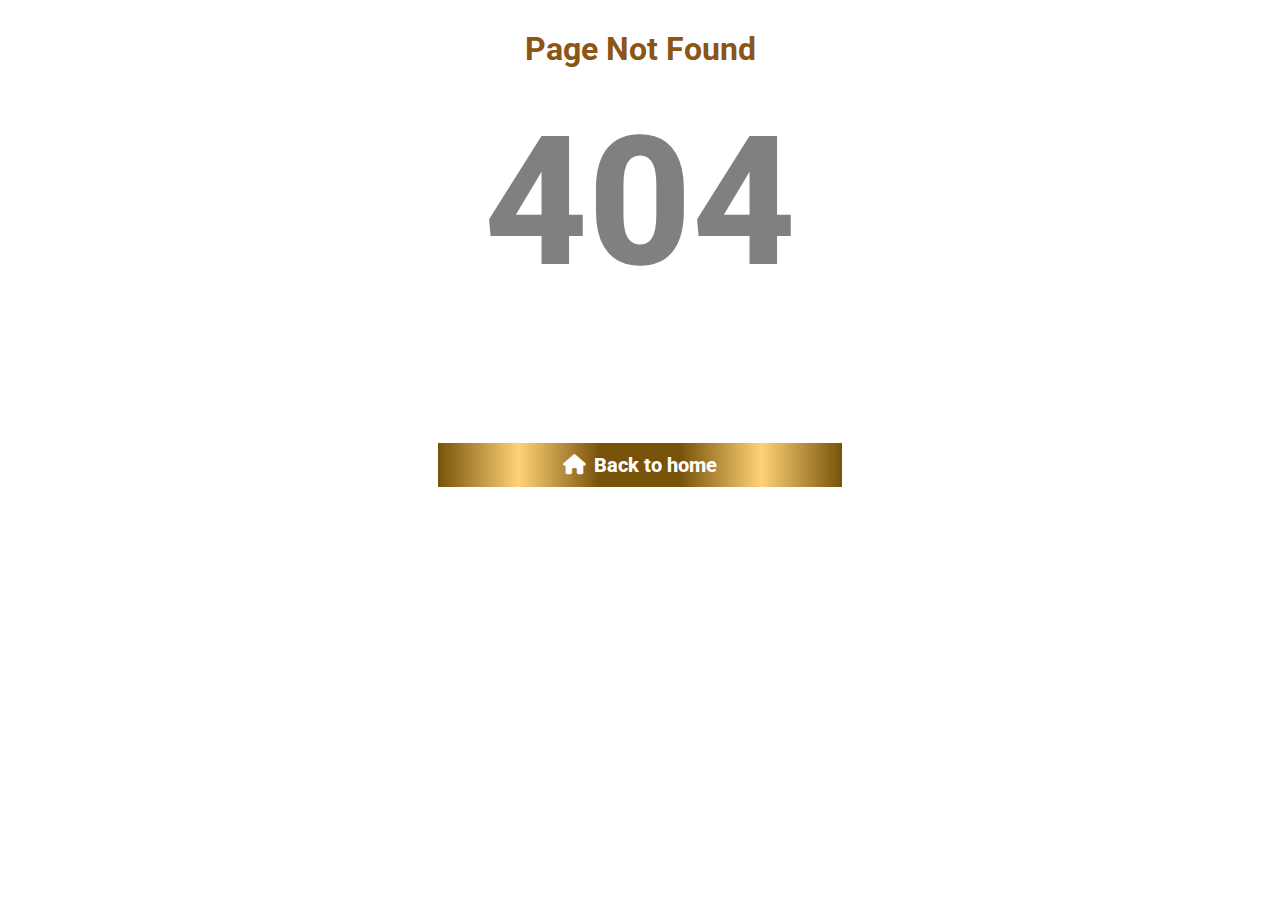
<file: template/pages/error/error.page.html>
<!DOCTYPE html>
<html lang='en'>
<head>
    <meta charset='UTF-8'>
    <meta http-equiv='X-UA-Compatible' content='IE=edge'>
    <meta name='viewport' content='width=device-width, initial-scale=1.0'>
    <title>forum</title>
    <link rel="shortcut icon" href="https://encrypted-tbn0.gstatic.com/images?q=tbn:ANd9GcQ2p0T-r4pTdjFEnObJS8xSM9FHJPTLbqA8Ew&usqp=CAU" type="image/x-icon">
    <link rel="stylesheet" href="https://cdnjs.cloudflare.com/ajax/libs/font-awesome/6.4.0/css/all.min.css"/>
    <link rel="stylesheet" type="text/css" href="/static/css/error.css">
</head>
<body>
    
    <h1>Page Not Found</h1>
    <section class="error-container">

    
       <span>404</span>
     
    <div class="link-container">
      <a  href="/"> <i class="fa fa-home"></i>Back to home</a>
    </div>

</body>
</html>
</file>
<file: static/css/login.css>
/* google fonts */
@import url('https://fonts.googleapis.com/css2?family=Roboto:wght@400;700&family=Open+Sans:wght@400;700&display=swap');


*{
    box-sizing: border-box;
}

:root{
   --color-gray:gray;
   --color-fig:rgb(179, 153, 153);
   --color-back:#303960;
   --color-linear-gradient:linear-gradient(to right,#77530a,#ffd277,#77530a,#77530a,#ffd277,#77530a);
   

   --color-h1:#303960;
   --color-create:#e5e5e5;
   --header-color-ssmabdi: #8b5615;
   --header-color1ssmabdi: #57534E;
   --font-family:'Gill Sans', 'Gill Sans MT',' Calibri', 'Trebuchet MS', sans-serif

}
body{
   font-family: Arial, Helvetica, sans-serif;
   text-align: center;
   
}


.SignIn-Registre{
   display: inline-block;
   padding: 25px 8px;
   width: 25%;
   border-radius: 10px;
   margin-top: 200px;
   box-shadow: rgba(17, 12, 46, 0.15) 0px 48px 100px 0px;
}
.SignIn-Registre h1{
   text-transform: capitalize;
   color: var(--color-h1);
   margin-bottom: 2rem;
   
}
form{
   padding-bottom: 2rem;
}
.submitForm{
   cursor: pointer;
   font-family: var(--font-family);
  padding: 10px 0px;
  margin-top: 15px;
   color: white;
   width: 100%;
   font-size: 17px;
   text-align: center;
   border: none;
  text-transform: capitalize;
  background: var(--color-linear-gradient);

}

.submitForm:hover{
   background-color: var(--color-h1);
}


.inputForm{
   padding: 10px; border: none;
   border-radius: 5px;
  
   border: 1px solid var(--color-back);
   width: 100%; 
   margin-bottom: 15px; 
   outline: none;
}
.monform {
   text-align: center;
   display: flex;
   flex-direction: column;
   align-items: center; 
   justify-content: center; 
   max-width: 300px; 
   margin: 0 auto; 
}
.monform div{
   display: flex;
   align-items: center;
   justify-content: flex-start;
   width: 100%;
   color: red;
}
.monform div .messageErro {
   font-size: smaller;
}
.start{
   bottom: 0;
   font-size: 22px;
   margin-right: 10px;
}
.SignIn-Registre .link{
   color: #8b5615;
   
}

@media screen and (max-width:1024px) {
   .SignIn-Registre{
      padding: 25px 2px;
      width: 45%;
   }
}
@media screen and (max-width:768px) {
   .SignIn-Registre{
      padding: 25px 5px;
      width: 60%;
   }
}
@media screen and (max-width:500px) {
   .SignIn-Registre{
      padding: 25px 5px;
      width: 85%;
   }
}
</file>
<file: static/css/header.css>
*{
    margin: 0;
    padding: 0;
    box-sizing: border-box;
}
:root{
    --header-color1: #57534E;
    --header-color: #8b5615;
    --fontSize18:18px;
}

header{
    width: 100%;
    height: 100px;
    position: fixed;
    top: 0;
    display: flex;
    align-items: center;
    justify-content: space-between;
    padding: 0px 20px;
    border-bottom: 1px solid #e5e7eb;
    background-color: #ffffff;
    box-shadow: 0px 0px 8px;
   
}
header *{
    color: var(--header-color);
    font-size: var(--fontSize18);
}

header .nav2{
    display: flex;
   justify-content: space-around;
}
header .nav1 a,
header .nav2 form,
header .nav2 a {
    margin-right: 30px;
    text-transform: capitalize;
}
header .nav2 form input,
header .nav3 form input{
    padding: 5px;
    border: none;
    outline: none;
    
}

header .nav2 form .input,
header .nav3 form .input{
  border-bottom: 2px solid;
}

header .nav2 form .button--submit,
header .nav3 form .button--submit{
  padding-left: 15px;
  padding-right: 15px;
  background: var(--color-linear-gradient);
  color: white;
 box-shadow: 2px 2px 2px var(--header-color);
 text-transform: capitalize;
 cursor: pointer;
}
header a{
    text-decoration: none;
    height: fit-content;
}

header  a:hover,
header .nav1 a:hover{
    background: var(--color-linear-gradient);
    color: var(--color-white);
    padding: 7px 15px;
}
header .nav3  div{
    float: right;
    width: fit-content;
}
header .nav3 .btn-fabars{
    width: 100%;
    display: flex;
    justify-content: space-between;
}
header .nav3 .btn-fabars *{
  font-size: 30px;
  font-weight: bold;
  text-transform: uppercase;
  margin-bottom: 2rem;
  cursor: pointer;
}

.title-forum{
    font-size: 25px;
    font-weight: bold;
    text-transform: capitalize;
   
}
header .nav3 {
    display: none;
}

/* footer */

footer{
    margin-top: 15rem;
    width: 100%;
    height:150px ;
    display: flex;
    flex-direction: column;
    justify-content: center;
    align-items: center;
    padding: 0px 20px;
    border-top: 1px solid #e5e7eb;
    background-color: #ffffff;
    box-shadow: 0px 0px 2px;
}
  footer span{
    color: var(--header-color);
  }

  /* Medias query */

  @media screen and (max-width:980px) {
    header{
        height: fit-content;
        display: flex;
        flex-direction: column;
      text-align: left;
      padding-top: 16px;
    }
      header .nav1,
      header .nav2  {
       display: none;
       
    }
    header .nav3
    {
        width: 100%;
        display: flex;
        flex-direction: column;
     }
    
     header .nav3  .content-link  *{
        display: flex;
        flex-direction: column;
     }
     header .nav3  .content-link  form{
      display: flex;
      flex-direction: row;
   }
     header .nav3 form .button--submit{
      margin-left: 6px;
      margin-top: 10px;
    }
     header .nav3 a {
        margin-bottom: 10px;
     }
     
   
  }
  @media screen and (max-width:375px) {
      header .nav3  .content-link  form{
      display: flex;
      flex-direction: column;
   }
  }
</file>
<file: static/css/index.css>
:root{
    --color-gray:gray;
    --color-black:black;
    --color-white:#fff;
    --color-back:#303960;
    --fontSize16:16px;
    --color-linear-gradient:linear-gradient(to right,#77530a,#ffd277,#77530a,#77530a,#ffd277,#77530a);
}

.container{
    height: auto;
    margin-top:  150px;

    width: 85%;
    margin-left: 10%;
    margin-right: 5%;
    display: flex;
    justify-content: space-between;
    padding: 1rem;
    padding-right: 1rem;
    z-index: 1;
    
}
.container *{
   font-size: var(  --fontSize16);

}
.container .container-1{
   width: 16rem;
   height: fit-content;
  display: flex;
  flex-direction: column;
 box-sizing: border-box;
}

.container .container-1 .btn-filter{
   /* width: 90%; */
   /* width: fit-content; */
   padding: 8px 0rem;
   width: 11rem;
   cursor: pointer;
   background: var(--color-linear-gradient);
   color: var(--color-white);
   border: none;
   box-shadow: 4px 4px 2px var(--color-gray);
   text-transform: none;
   box-sizing: border-box;
   position: fixed;
}
.container .container-1 .btn-filter i{
   font-size: 20px !important;
}
.container .container-1 .filter-form{
    /* width: 100%; */
    position: fixed;
    width: 18rem;
    height: auto;
    margin-top: 2.3rem;
    background-color: #fff;
    box-shadow: rgba(14, 30, 37, 0.12) 0px 2px 4px 0px, rgba(14, 30, 37, 0.32) 0px 2px 16px 0px;
    z-index: 10;
}
.container .container-1 .filter-form form{
    display: flex;
    flex-direction: column;
    padding: 25px 5px 10px 5px;
}
.container .container-1 .filter-form form  *{
   font-size: 13px;
}
.container .container-1 .filter-form form  .content-date-filter{
    width: 100%;
    display: flex;
    margin-top: -5px;
    padding-top: 0px;
}
.container .container-1 .filter-form form  .content-date-filter input:last-of-type{
    margin-left: 5px;
}

.container .container-1 .filter-form form .select-opt1 details summary{
    padding: 0.5rem;
    background-color: transparent;
    border: 1px solid var(--color-gray);
  cursor: pointer;
}
.container .container-1 .filter-form form .select-opt1 details div{
    width: 100%;
    display: flex;
    align-items: center;
    text-align: left;
}
.container .container-1 .filter-form form .select-opt1 details div *{
    margin: 0px;
    padding: 0px;
    cursor: pointer;
}
.container .container-1 .filter-form form .select-opt1 details div input{
    width: 20px;
    margin-right: 0.5rem;
}
.container .container-1 .filter-form form .liked-post-content{
   
     display: flex;
     justify-content: space-between;
     
}
.container .container-1 .filter-form form .label-min-max{
    display: flex;
    justify-content: space-between;
    width: 100%;
    margin-bottom: 0px;
}
.container .container-1 .filter-form form .label-min-max span{
    width: 50%;
}
.container .container-1 .filter-form form .label-min-max span:last-of-type{
   padding-left: 1rem;
}
.container .container-1 .filter-form form .liked-post-content input{
    width: 48%;
    margin: 0;
    outline: none;
}


.container .container-1 .filter-form form *{
    width: 100%;
    margin-bottom: 5px;
}

.container .container-1 .filter-form form div  input,
.container .container-1 .filter-form form div div input{
    padding: 5px 5px;
    margin-top: 0.5rem;
    outline: none;
}

.container .container-1 .filter-form form div  label,
.container .container-1 .filter-form form div div label{
    text-transform: none;
   color: var(--color-gray);

}
.container .container-1 .filter-form form button{
    padding: 8px 0px;
    background: var(--color-linear-gradient);
    border: none;
    color: var(--color-white);
    text-transform: none;
    cursor: pointer;
}
.container .container-1  .message{
    width: 20rem;
     position: fixed;
      top: 50%;
      flex-wrap: wrap;
      padding-right: 2.5rem;
  }
  .container .container-1  .message h1{
    margin-bottom: 10px;
  }
  .container .container-1  .message h1  span{
    font-family: 'Alfa Slab One'; 
    display: inline-block;
    font-size: 30px;
    text-transform: uppercase;
    animation: anim 1s infinite;
    animation-delay: calc(.1s * var(--i));
  }
  .container .container-1  .message p a{
    text-decoration: none;
    font-size: 20px;
    color: #8b5615;
  }

  @keyframes anim {
  0%,40%,100% {
    transform: translateY(0)
  }
  20% {
    transform: translateY(-20px)
  }
}
.container .container-2{
    width: 78%;
    padding-left:2rem;
    box-sizing: border-box;
}
.container .container-2 .categori-menu{
    display: flex;
    width: 85%;
    overflow: hidden;
    overflow-x: scroll;
    padding-bottom: 1rem;

}

.container .container-2 .categori-menu {
    scrollbar-width: thin;
    scrollbar-color:  var(--color-white) var(--color-white); 
}

.container .container-2 .categori-menu::-webkit-scrollbar {
    height: 0px;
}

.container .container-2 .categori-menu::-webkit-scrollbar-thumb {
    background-color: var(--color-white);
}

.container .container-2 .categori-menu::-webkit-scrollbar-track {
    background-color:var(--color-white); 
}

.container .container-2 .categori-menu input{
    width: 120px;
    height: 40px;
    margin-right: 2rem;
    cursor: pointer;
    text-align: center;
    background-color: transparent;
    border: 1px solid var( --header-color);
    text-transform: none;
}
.container .container-2 .categori-menu input:hover {
    background: var(--color-linear-gradient);
   color: var(--color-white);
   border-radius: 0.5rem;
}
.container .container-2 .bloc-add-post{
    display: block;
}
.container .container-2 .bloc-add-post form{
    width: 100%;
    margin-bottom: 2rem;
    text-align: center;

}

.container .container-2 .bloc-add-post form div *{
    width: 50%;
    margin-bottom: 1rem;
    padding: 1rem;
   
    background-color: transparent;
    border: 1px solid var(--header-color);
    text-transform: none;
    resize: none;
    outline: none;
}

/* the checkbox */
.container .container-2 .bloc-add-post form .select-opt{
    margin-top: -2rem;
}
.container .container-2 .bloc-add-post form .select-opt details{
    padding-top: 0rem;
}
.container .container-2 .bloc-add-post form .select-opt,
.container .container-2 .bloc-add-post form .select-opt details,
.container .container-2 .bloc-add-post form .select-opt details  input,
.container .container-2 .bloc-add-post form .select-opt details  label{
    border: none;
    
}
.container .container-2 .bloc-add-post form .select-opt details  input,
.container .container-2 .bloc-add-post form .select-opt details  label{
    width: fit-content;
    cursor: pointer;
}

.container .container-2 .bloc-add-post form .select-opt details input {
    margin-left: 1rem;
}
.container .container-2 .bloc-add-post form .select-opt details summary {
    width: 68%;
    margin-left: -4px;
}
.container .container-2 .bloc-add-post form .select-opt{
    padding-left: 24%;
    margin-bottom: 0px;
}
.container .container-2 .bloc-add-post form .select-opt details{
   width: 100%;
   text-align: left;
   cursor: pointer;
   padding-bottom: 0px;
   margin-bottom:0px ;
}
.container .container-2 .bloc-add-post form textarea{
    text-transform: none;
    font-size: medium;
}
.container .container-2 .bloc-add-post form button{
    padding:1rem 6rem;
    background: var(--color-linear-gradient);
    color: var(--color-white);
    text-transform: none;
    box-shadow: 3px 3px 1px var(--color-gray);
    border: none;
    cursor: pointer;
}
.new-post{
    padding:0.5rem 0rem;
    margin-bottom: 2rem;
    width: 8rem;
    background: var(--color-linear-gradient);
    text-align: center;
    color: var(--color-white);
    box-shadow: 4px 4px 2px var(--color-gray);
    cursor: pointer;
}

.new-post i{
    font-size: var(--fontSize18);
    margin-right: 0.1rem;
}
.post-displaying{
    width: 100%;
    display: grid;
    grid-template-columns: repeat(1,1fr);
    gap: 150;
}
 h3 {
    width: 100%;
    padding: 1rem 0.8rem;
    background-color: gainsboro;
    text-transform: none;
    margin-bottom: 1.5rem;
    color: var(--header-color);
}
.categorie-specifique {
    width: 84%;
   display: flex;
   flex-direction: column;
   padding: 1rem;
   margin-bottom: 3rem;
   box-shadow: rgba(60, 64, 67, 0.3) 0px 1px 2px 0px, rgba(60, 64, 67, 0.15) 0px 1px 3px 1px;
   background-color: #fff;
}
.categorie-name-content {
    padding-bottom: 1rem;
}
.categorie-name-content i:first-of-type{
    color: var(--color-gray);
}
.categorie-name-content span:last-of-type{
    color: var(--header-color);
}
.separ-comment:last-of-type{
  display: none;
}
.separ-comment{
    margin-bottom: 15px;
    opacity: 0.5;
}
.title{
    font-size: 22px;
    padding-bottom: 1rem;
}
.comment{
    text-decoration: none;
    width: 100%;
    display: flex;
    justify-content: flex-end;
}


.categorie-specifique .comment-btn button{
    color: var(--color-white);
    text-decoration: none;
    margin-bottom: 10px;
    width: fit-content;
    
    border: 2px solid transparent;
    padding: 5px 10px;
    background: var(--color-linear-gradient);
    cursor: pointer;
    text-transform: none;
}
.categorie-specifique .comment-btn button i {
    margin-right: 2px;
    color: var(--color-white);
  }
.categorie-specifique div,
.categorie-specifique h6{
    margin-bottom: 0.5rem;
}

.categorie-specifique  .like-dislik-content
{
    display: flex;
    margin: 0.5rem 0rem;
}
.categorie-specifique  .like-dislik-content form{
    margin-right: 15px;
}
.categorie-specifique  .like-dislik-content form button{
 border: none;
    background-color: transparent;
    cursor: pointer;
}
.categorie-specifique div span i,
.categorie-specifique div i{
   font-size: 1.2rem;
   margin-right: 0.2rem;
   color: var(--header-color);
}
.categorie-specifique div span{
    margin-right: 0.3rem;
    font-size: var(--fontSize18);
    text-transform: none;
    font-weight: bold;
    color: var(--color-gray);
}
.title {
    font-size: 22px;
    font-weight: 600;
}
.content-comments{
    overflow-y: scroll;
    height: 13rem;
    padding-right: 0.5rem;
    padding: 1rem;
    box-shadow: rgba(50, 50, 93, 0.25) 0px 30px 60px -12px inset, rgba(0, 0, 0, 0.3) 0px 18px 36px -18px inset;
}
 /* width */
 .content-comments::-webkit-scrollbar {
    width: 5px;
  }
  
  /* Track */
  .content-comments::-webkit-scrollbar-track {
    background: #f1f1f1;
  }
  
  /* Handle */
  .content-comments::-webkit-scrollbar-thumb {
    background: var(--header-color);
  }
  
  /* Handle on hover */
  .content-comments::-webkit-scrollbar-thumb:hover {
    background: var(--header-color);
  } 
.categorie-specifique div .fa-comments{
    margin-right: 0.5rem;
    font-size: 22px;
}
.categorie-specifique div a{
    text-decoration: none;
    color: var(--color-gray);
}
.categorie-specifique h6{
   text-transform: none;
   font-style: italic;
   color: var(--color-gray);
}
.author-date,.author-date2{
    display: flex;
    justify-content: flex-end;
    margin-top: 1rem;
}

.categorie-specifique .author-date span,
.categorie-specifique .author-date2 span{
    margin: 0px 3px;
}
.categorie-specifique  .author-date *,
.content-comments  .author-date2 *{
      font-size: 12px;
  }
.see-post{
    margin: 2rem 0rem;
    width: 100%;
    text-align: center;
}
.see-post a{
    text-decoration: none;
    color: var(--header-color);
}
/* ************************************* */
.pagination {
    display: flex;
    justify-content: center;
    width: 78%;
  }

  .pagination a {
    color: black;
    float: left;
    padding: 8px 16px;
    text-decoration: none;
    cursor: pointer;
  }
  
   .pagination a.active {
    background-color: var(--header-color);
    color: white;
  }
   .pagination a:hover:not(.active) {
        background-color: #ddd;
        cursor: pointer;
    }
   .actives{
    background-color:  aqua;
    cursor: pointer;
}
.pagination .page-page{
    cursor: auto;
  }


  header .nav1 .home{
    border:1px  solid var(--header-color);   
    padding: 7px 15px;
}
header .nav1 .home:hover{
    border: none;
}
/* medias querys */
@media screen and (max-width:1250px) {

    .container .container-1  .message{
        width: 16rem;
    }
    .container .container-1  .message h1  span{
        font-size: 20px;
    }
    .container .container-1  .message p{
        width: 100%;
        padding-right: 0.5rem;
    }

}
@media screen and (max-width:1024px) {
    .container .container-1  .message{
        width: 15rem;
    }
    .container .container-1 .filter-form{
        width: 18rem;
        z-index: 1;
        
     }
     .container{
        width: 95%;
        margin-left: 2%;
        justify-content: space-between;        
    }
   
}
@media screen and (max-width:768px) {
    .alert-likePost{
        width: 100%;
       }
     
    .container{
        width: 100%;
        margin-left: 0px;
        margin-right: 0px;
        display: block;
        padding-top: 0rem;
    }
    .container .container-1{
       margin-top: 0rem;
        margin-bottom: 5rem;
     }
     .container .container-1 .filter-form{
        width: 19rem;
     }
     .container .container-1  .btn-like{
        margin-left: 12rem;
        top: 3.4rem;
     }
     .container .container-1  .message{
        display: none;
     }
     .container .container-2{
        width: 100%;
        padding-left: 0rem;
    }
    .container .container-2 .categori-menu{
        width: 100%;
    }
    .post-displaying{
        width: 100%;
        display: grid;
        grid-template-columns: repeat(1,1fr);
        gap: 150;
    }
    .categorie-specifique {
        width: 98%;
    }
    .title{
        font-size: 18px;
    }
    .categorie-specifique  .author-date *,
  .content-comments  .author-date2 *{
        font-size: 12px;
    }
}
@media screen and (max-width:500px) {
    .container .container-1 .filter-form{
        width: 20rem;
     }
    .container .container-2 .bloc-add-post form div *{
        width: 94%;
    }
    .container .container-2 .bloc-add-post form .select-opt details summary {
        width: 100%;
    }
    .container .container-2 .bloc-add-post form .select-opt{
        padding-left: 0%;
        margin-bottom: 0px;
    }
}
@media screen and (max-width:500px) {
    .container .container-1   .btn-filter,
    .container .container-1  .btn-like{
       width: 8rem;
    }
    .container .container-1  .btn-like{
        margin-left: 9.2rem;
     }
     .categorie-specifique  .author-date,
     .categorie-specifique .author-date2 {
        display: grid;
        grid-template-columns: repeat(1,1fr);
        justify-items: flex-end;
    }
    .categorie-specifique .author-date2 {
        padding: 1rem 0.5rem;
    }
    .bar{
        display: none;
    }
    
}

@media screen and (max-width:345px) {
    .container .container-1 .filter-form{
        width: 17rem;
     }

}
</file>
<file: static/css/categorie.css>
:root{
    --color-gray:gray;
    --color-black:black;
    --color-white:#fff;
    --fontSize16:16px;
    --color-linear-gradient:linear-gradient(to right,#77530a,#ffd277,#77530a,#77530a,#ffd277,#77530a);
}
.container{
    width: 100%;
    height: auto;
    margin-top:  150px;
    display: flex;
    justify-content: space-evenly;
    padding: 1rem;
    padding-right: 1rem;
    z-index: -1;
}
.container *{
   font-size: var(  --fontSize16);

}

.container .container-2{
    width: 65%;
    box-sizing: border-box;
}





.post-displaying{
    width: 100%;
    display: grid;
    place-items: center;
    grid-template-columns: repeat(1,1fr);       
}
 h3 ,h4{
    width: 100%;
    padding: 1rem 0.8rem;
    background-color: gainsboro;
    text-transform: capitalize;
    margin-bottom: 1.5rem;
    color: var(--header-color);
}
h4{
    text-align: center;
    background: var(--color-linear-gradient);
    color: var(--color-white);
}

.categorie-name-content {
    padding-bottom: 1rem;
}
.categorie-name-content i:first-of-type{
    color: var(--color-gray);
}
.categorie-name-content span:last-of-type{
    color: var(--header-color);
}
.categorie-specifique {
    width: 95%;
    height: fit-content;
    
   display: flex;
   flex-direction: column;
   padding: 1rem;
   margin-bottom: 2rem;
   box-shadow: rgba(60, 64, 67, 0.3) 0px 1px 2px 0px, rgba(60, 64, 67, 0.15) 0px 1px 3px 1px;
   background-color: #fff;
}

.categorie-specifique  .like-dislik-content
{
    display: flex;
    margin-top: 1rem;
}
.categorie-specifique  .like-dislik-content form{
    margin-right: 15px;
}
.categorie-specifique  .like-dislik-content form button{
 border: none;
    background-color: transparent;
    cursor: pointer;
}
.categorie-specifique div,
.categorie-specifique h6{
    margin-bottom: 0.5rem;
}

.categorie-specifique div span i,
.categorie-specifique div i{
   font-size: 1.2rem;
   margin-right: 0.2rem;
   color: var(--header-color);
}
.categorie-specifique div span{
    margin-right: 0.3rem;
    font-size: var(--fontSize16);
    text-transform: capitalize;
    font-weight: 700;
    color: var(--color-gray);
}
.categorie-specifique div .fa-comments{
    margin-right: 0.5rem;
    font-size: 22px;
}
.categorie-specifique div a{
    text-decoration: none;
    color: var(--color-gray);
}
.categorie-specifique h6{
   text-transform: capitalize;
   font-style: italic;
   color: var(--color-gray);
}
.title{
    font-size: 22px;
    padding-bottom: 1rem;
    font-weight: 600;
}
.author-date,.author-date2{
    display: flex;
    justify-content: flex-end;
    margin-top: 1rem;
}

.categorie-specifique .author-date span,
.categorie-specifique .author-date2 span{
    margin: 0px 3px;
}
.categorie-specifique  .author-date *,
.content-comments  .author-date2 *{
      font-size: 12px;
  }
.categorie-specifique hr{
    margin: 1rem;
}
.categorie-specifique hr:last-of-type{
    display: none;
}
.comment{
    text-decoration: none;
    width: 100%;
    display: flex;
    justify-content: flex-end;
}
.categorie-specifique .comment-btn button{
    color: var(--color-white);
    text-decoration: none;
    margin-bottom: 10px;
    width: fit-content;
    
    border: 2px solid transparent;
    padding: 5px 10px;
    background: var(--color-linear-gradient);
    cursor: pointer;
    text-transform: none;
}
.categorie-specifique .comment-btn button i {
    margin-right: 2px;
    color: var(--color-white);
  }
.content-comments{
    overflow-y: scroll;
    height: 13rem;
    padding-right: 0.5rem;
}
 /* width */
 .content-comments::-webkit-scrollbar {
    width: 5px;
  }
  
  /* Track */
  .content-comments::-webkit-scrollbar-track {
    background: #f1f1f1;
  }
  
  /* Handle */
  .content-comments::-webkit-scrollbar-thumb {
    background: var(--header-color);
  }
  
  /* Handle on hover */
  .content-comments::-webkit-scrollbar-thumb:hover {
    background: var(--header-color);
  } 
  .separ-comment:last-of-type{
    display: none;
  }
  .separ-comment{
      margin-bottom: 15px;
      opacity: 0.5;
  }

/* Medias query */

@media screen and (max-width:1024px) {
.post-displaying{
    margin-left: 0rem;
}

}
@media screen and (max-width:768px) {
    .container .container-2{
        width: 100%;
        

    }
    .post-displaying{
        width: 100%;
      display: grid;
        grid-template-columns: repeat(1,1fr);
       
    }
    .categorie-specifique{
        width: 100%;
    }
}
@media screen and (max-width:345px) {
    .categorie-specifique  .author-date {
        display: grid;
        grid-template-columns: repeat(1,1fr);
    }
    .bar{
        display: none;
    }
}
</file>
<file: static/css/myPage.css>
*{
    margin: 0;
    padding:0;
    box-sizing: border-box;
}

:root{
    --color-gray:gray;
    --color-black:black;
    --color-white:#fff;
    --fontSize16:16px;
    --color-linear-gradient:linear-gradient(to right,#77530a,#ffd277,#77530a,#77530a,#ffd277,#77530a);
}
.container{
    width: 100%;
    height: auto;
    margin-top:  150px;
    display: flex;
    justify-content: space-between;
    padding: 1rem;
    padding-right: 1rem;
    z-index: -1;
}
.container *{
   font-size: var(  --fontSize16);

}
.container .container-1{
   width: 20%;
   border-right: 2px solid var(--color-gray);
   height: 300px;
  display: flex;
  flex-direction: column;
}
.container .container-1 .btn-filter{
   width: 90%;
   padding: 8px 0rem;
   cursor: pointer;
   background: var(--color-linear-gradient);
   color: var(--color-white);
   border: none;
   box-shadow: 4px 4px 2px var(--color-gray);
   text-transform: capitalize;
   box-sizing: border-box;
}
.container .container-1 .btn-filter i{
   font-size: 20px !important;
}
.container .container-1 .filter-form{
    width: 90%;
    height: auto;
    margin-top: 0rem;
    box-shadow: rgba(14, 30, 37, 0.12) 0px 2px 4px 0px, rgba(14, 30, 37, 0.32) 0px 2px 16px 0px;
}
.container .container-1 .filter-form form{
    display: flex;
    flex-direction: column;
    padding: 25px 5px 10px 5px;
}
.container .container-1 .filter-form form *{
    width: 100%;
    margin-bottom: 5px;
}
.container .container-1 .filter-form form select{
    padding: 8px 5px;
}
.container .container-1 .filter-form form div  input,
.container .container-1 .filter-form form div div input{
    padding: 5px 5px;
    margin-top: 0.5rem;
}

.container .container-1 .filter-form form div  label,
.container .container-1 .filter-form form div div label{
    text-transform: capitalize;
   color: var(--color-gray);

}
.container .container-1 .filter-form form button{
    padding: 8px 0px;
    background: var(--color-linear-gradient);
    border: none;
    color: var(--color-white);
    text-transform: capitalize;
    cursor: pointer;
}
.container .container-2{
    width: 78%;
    box-sizing: border-box;
}
.container .container-2 .categori-menu{
    display: flex;
    width: 100%;
    overflow-x: scroll;
    padding-bottom: 1rem;
    
}
.container .container-2 .categori-menu {
    scrollbar-width: thin;
    scrollbar-color:  var(--color-white) var(--color-white); 
}

.container .container-2 .categori-menu::-webkit-scrollbar {
    height: 0px;
}

.container .container-2 .categori-menu::-webkit-scrollbar-thumb {
    background-color: var(--color-white);
}

.container .container-2 .categori-menu::-webkit-scrollbar-track {
    background-color:var(--color-white); 
}

.title{
    font-size: 22px;
    padding-bottom: 1rem;
    font-weight: 600;
}



.container .container-2 .categori-menu input{
    width: 120px;
    height: 40px;
    margin-right: 2rem;
    cursor: pointer;
    text-align: center;
    background-color: transparent;
    border: 1px solid var( --header-color);
    text-transform: capitalize;
}
.container .container-2 .categori-menu input:hover {
    background: var(--color-linear-gradient);
   color: var(--color-white);
   border-radius: 0.5rem;
}
.container .container-2 .bloc-add-post{
    display: block;
}
.container .container-2 .bloc-add-post form{
    width: 100%;
    margin-bottom: 2rem;
    text-align: center;

}
.container .container-2 .bloc-add-post form div *{
    width: 50%;
    margin-bottom: 1rem;
    padding: 1rem;
    background-color: transparent;
    border: 1px solid var(--header-color);
    text-transform: capitalize;
    resize: none;
    outline: none;
}
.container .container-2 .bloc-add-post form button{
    padding:1rem 6rem;
    background: var(--color-linear-gradient);
    color: var(--color-white);
    text-transform: capitalize;
    box-shadow: 3px 3px 1px var(--color-gray);
    border: none;
    cursor: pointer;
}
.new-post{
    padding:0.5rem 0rem;
    margin-bottom: 2rem;
    width: 12%;
    background: var(--color-linear-gradient);
    text-align: center;
    color: var(--color-white);
    box-shadow: 4px 4px 2px var(--color-gray);
    cursor: pointer;
}

.new-post i{
    font-size: var(--fontSize18);
    margin-right: 0.1rem;
}
.post-displaying{
    width: 100%;
    display: grid;
    grid-template-columns: repeat(2,1fr);
    gap: 150;
}
 h3 {
    width: 100%;
    padding: 1rem 0.8rem;
    background-color: gainsboro;
    text-transform: capitalize;
    margin-bottom: 1.5rem;
    color: var(--header-color);
}
.categorie-specifique {
    width: 95%;
    height: fit-content;
   display: flex;
   flex-direction: column;
   padding: 1rem;
   margin-bottom: 2rem;
   box-shadow: rgba(60, 64, 67, 0.3) 0px 1px 2px 0px, rgba(60, 64, 67, 0.15) 0px 1px 3px 1px;
}
.categorie-specifique .comment-btn{
    text-decoration: none;
    margin-bottom: 10px;
    width: fit-content;
   border: 2px solid transparent;
   padding: 5px 10px;
   background: var(--color-linear-gradient);
   color: var(--color-white);
   text-transform: capitalize;
  }
  .categorie-specifique .comment-btn i {
    margin-right: 2px;
  }
.categorie-specifique  .like-dislik-content
{
    display: flex;
}
.categorie-specifique  .like-dislik-content form{
    margin-right: 15px;
}
.categorie-specifique  .like-dislik-content form button{
 border: none;
    background-color: transparent;
    cursor: pointer;
}
.categorie-specifique div,
.categorie-specifique h6{
    margin-bottom: 0.5rem;
}

.categorie-specifique div span i,
.categorie-specifique div i{
   font-size: 1.2rem;
   margin-right: 0.2rem;
   color: var(--header-color);
}
.categorie-specifique div span{
    margin-right: 0.3rem;
    font-size: var(--fontSize16);
    text-transform: capitalize;
    font-weight: 700;
    color: var(--color-gray);
}
.categorie-specifique div .fa-comments{
    margin-right: 0.5rem;
    font-size: 22px;
}
.categorie-specifique div a{
    text-decoration: none;
    color: var(--color-gray);
}
.categorie-specifique h6{
   text-transform: capitalize;
   font-style: italic;
   color: var(--color-gray);
}
.author-date{
    display: flex;
    justify-content: flex-end;
}
.author-date2{
    display: flex;
    justify-content: flex-end;
}
.categorie-specifique .author-date span,
.categorie-specifique .author-date2 span{
    margin: 0px 3px;
}

.see-post{
    margin: 2rem 0rem;
    width: 100%;
    text-align: center;
}
.see-post a{
    text-decoration: none;
    color: var(--header-color);
}
.categorie-specifique hr{
    margin: 1rem;
}
.categorie-specifique hr:last-of-type{
    display: none;
}
</file>
<file: static/css/Postcategorie.css>
*{
    margin: 0;
    padding:0;
    box-sizing: border-box;
}

:root{
    --color-gray:gray;
    --color-black:black;
    --color-white:#fff;
    --fontSize16:16px;
    --color-linear-gradient:linear-gradient(to right,#77530a,#ffd277,#77530a,#77530a,#ffd277,#77530a);
}
.container{
    width: 100%;
    height: auto;
    margin-top:  150px;
    display: flex;
    justify-content: space-evenly;
    padding: 1rem;
    padding-right: 1rem;
    z-index: -1;
}
.container *{
   font-size: var(  --fontSize16);

}

.container .container-2{
    width: 85%;
    box-sizing: border-box;
}





.post-displaying{
    width: 100%;
    /* display: grid;
    grid-template-columns: repeat(2,1fr);
    gap: 150; */
    display: flex;
    justify-content: space-between;
}
 h3 ,h4{
    width: 100%;
    padding: 1rem 0.8rem;
    background-color: gainsboro;
    text-transform: capitalize;
    margin-bottom: 1.5rem;
    color: var(--header-color);
}
h4{
    text-align: center;
    background: var(--color-linear-gradient);
    color: var(--color-white);
}
.categorie-specifique {
    width: 49%;
    height: fit-content;
   display: flex;
   flex-direction: column;
   padding: 1rem;
   margin-bottom: 2rem;
   box-shadow: rgba(60, 64, 67, 0.3) 0px 1px 2px 0px, rgba(60, 64, 67, 0.15) 0px 1px 3px 1px;
}

.categorie-specifique div,
.categorie-specifique h6{
    margin-bottom: 0.5rem;
}
.categorie-specifique .comment-btn{
    text-decoration: none;
    margin-bottom: 10px;
    width: fit-content;
   border: 2px solid transparent;
   padding: 5px 10px;
   background: var(--color-linear-gradient);
   color: var(--color-white);
   text-transform: capitalize;
  }
  .categorie-specifique .comment-btn i {
    margin-right: 2px;
    color: var(--color-white);
  }
.categorie-specifique  .like-dislik-content
{
    display: flex;
}
.categorie-specifique  .like-dislik-content form{
    margin-right: 15px;
}
.categorie-specifique  .like-dislik-content form button{
 border: none;
    background-color: transparent;
    cursor: pointer;
}
.categorie-specifique div span i,
.categorie-specifique div i{
   font-size: 1.2rem;
   margin-right: 0.2rem;
   color: var(--header-color);
}
.categorie-specifique div span{
    margin-right: 0.3rem;
    font-size: var(--fontSize16);
    text-transform: capitalize;
    font-weight: 700;
    color: var(--color-gray);
}
.categorie-specifique div .fa-comments{
    margin-right: 0.5rem;
    font-size: 22px;
}
.categorie-specifique .content-form-comment div{
    margin-top: 1rem;
}
.categorie-specifique .content-form-comment *{
    width: 100%;
    text-transform: capitalize;
    resize: none;
    outline: none;
}
.categorie-specifique .content-form-comment textarea{
    padding: 5px;
    font-size: small;
}
.categorie-specifique .content-form-comment button{
    width: auto;
    padding: 7px 17px;
    margin-top: 15px;
    background: var(--color-linear-gradient);
    color: var(--color-white);
    border: none;
    cursor: pointer;
}
.categorie-specifique div a{
    text-decoration: none;
    color: var(--color-gray);
}
.categorie-specifique h6{
   text-transform: capitalize;
   font-style: italic;
   color: var(--color-gray);
}
.title {
    font-size: 22px;
    font-weight: 600;
    padding-bottom: 1rem;
}
.author-date,.author-date2{
    display: flex;
    justify-content: flex-end;
    margin-top: 1rem;
}
.comment{
    text-decoration: none;
    width: 100%;
    display: flex;
    justify-content: flex-end;
}

.categorie-specifique .author-date span,
.categorie-specifique .author-date2 span{
    margin: 0px 3px;
}
.categorie-specifique hr{
    margin: 1rem;
}
.categorie-specifique hr:last-of-type{
    display: none;
}
</file>
<file: static/font/whyte/stylesheet.css>
@font-face {
    font-family: 'Whyte';
    src: url('Whyte-Italic.eot');
    src: local('Whyte Italic'), local('Whyte-Italic'),
        url('Whyte-Italic.eot?#iefix') format('embedded-opentype'),
        url('Whyte-Italic.woff2') format('woff2'),
        url('Whyte-Italic.woff') format('woff'),
        url('Whyte-Italic.ttf') format('truetype');
    font-weight: normal;
    font-style: italic;
}

@font-face {
    font-family: 'Whyte';
    src: url('Whyte-ExtraLightItalic.eot');
    src: local('Whyte ExtraLight Italic'), local('Whyte-ExtraLightItalic'),
        url('Whyte-ExtraLightItalic.eot?#iefix') format('embedded-opentype'),
        url('Whyte-ExtraLightItalic.woff2') format('woff2'),
        url('Whyte-ExtraLightItalic.woff') format('woff'),
        url('Whyte-ExtraLightItalic.ttf') format('truetype');
    font-weight: 200;
    font-style: italic;
}

@font-face {
    font-family: 'Whyte Book';
    src: url('Whyte-Book.eot');
    src: local('Whyte Book'), local('Whyte-Book'),
        url('Whyte-Book.eot?#iefix') format('embedded-opentype'),
        url('Whyte-Book.woff2') format('woff2'),
        url('Whyte-Book.woff') format('woff'),
        url('Whyte-Book.ttf') format('truetype');
    font-weight: normal;
    font-style: normal;
}

@font-face {
    font-family: 'Whyte';
    src: url('Whyte-HeavyItalic.eot');
    src: local('Whyte Heavy Italic'), local('Whyte-HeavyItalic'),
        url('Whyte-HeavyItalic.eot?#iefix') format('embedded-opentype'),
        url('Whyte-HeavyItalic.woff2') format('woff2'),
        url('Whyte-HeavyItalic.woff') format('woff'),
        url('Whyte-HeavyItalic.ttf') format('truetype');
    font-weight: 900;
    font-style: italic;
}

@font-face {
    font-family: 'Whyte';
    src: url('Whyte-Regular.eot');
    src: local('Whyte Regular'), local('Whyte-Regular'),
        url('Whyte-Regular.eot?#iefix') format('embedded-opentype'),
        url('Whyte-Regular.woff2') format('woff2'),
        url('Whyte-Regular.woff') format('woff'),
        url('Whyte-Regular.ttf') format('truetype');
    font-weight: normal;
    font-style: normal;
}

@font-face {
    font-family: 'Whyte Super';
    src: url('Whyte-Super.eot');
    src: local('Whyte Super'), local('Whyte-Super'),
        url('Whyte-Super.eot?#iefix') format('embedded-opentype'),
        url('Whyte-Super.woff2') format('woff2'),
        url('Whyte-Super.woff') format('woff'),
        url('Whyte-Super.ttf') format('truetype');
    font-weight: normal;
    font-style: normal;
}

@font-face {
    font-family: 'Whyte';
    src: url('Whyte-LightItalic.eot');
    src: local('Whyte Light Italic'), local('Whyte-LightItalic'),
        url('Whyte-LightItalic.eot?#iefix') format('embedded-opentype'),
        url('Whyte-LightItalic.woff2') format('woff2'),
        url('Whyte-LightItalic.woff') format('woff'),
        url('Whyte-LightItalic.ttf') format('truetype');
    font-weight: 300;
    font-style: italic;
}

@font-face {
    font-family: 'Whyte Book';
    src: url('Whyte-BookItalic.eot');
    src: local('Whyte Book Italic'), local('Whyte-BookItalic'),
        url('Whyte-BookItalic.eot?#iefix') format('embedded-opentype'),
        url('Whyte-BookItalic.woff2') format('woff2'),
        url('Whyte-BookItalic.woff') format('woff'),
        url('Whyte-BookItalic.ttf') format('truetype');
    font-weight: normal;
    font-style: italic;
}

@font-face {
    font-family: 'Whyte';
    src: url('Whyte-Heavy.eot');
    src: local('Whyte Heavy'), local('Whyte-Heavy'),
        url('Whyte-Heavy.eot?#iefix') format('embedded-opentype'),
        url('Whyte-Heavy.woff2') format('woff2'),
        url('Whyte-Heavy.woff') format('woff'),
        url('Whyte-Heavy.ttf') format('truetype');
    font-weight: 900;
    font-style: normal;
}

@font-face {
    font-family: 'Whyte Super';
    src: url('Whyte-SuperItalic.eot');
    src: local('Whyte Super Italic'), local('Whyte-SuperItalic'),
        url('Whyte-SuperItalic.eot?#iefix') format('embedded-opentype'),
        url('Whyte-SuperItalic.woff2') format('woff2'),
        url('Whyte-SuperItalic.woff') format('woff'),
        url('Whyte-SuperItalic.ttf') format('truetype');
    font-weight: normal;
    font-style: italic;
}

@font-face {
    font-family: 'Whyte';
    src: url('Whyte-MediumItalic.eot');
    src: local('Whyte Medium Italic'), local('Whyte-MediumItalic'),
        url('Whyte-MediumItalic.eot?#iefix') format('embedded-opentype'),
        url('Whyte-MediumItalic.woff2') format('woff2'),
        url('Whyte-MediumItalic.woff') format('woff'),
        url('Whyte-MediumItalic.ttf') format('truetype');
    font-weight: 500;
    font-style: italic;
}

@font-face {
    font-family: 'Whyte';
    src: url('Whyte-Bold.eot');
    src: local('Whyte Bold'), local('Whyte-Bold'),
        url('Whyte-Bold.eot?#iefix') format('embedded-opentype'),
        url('Whyte-Bold.woff2') format('woff2'),
        url('Whyte-Bold.woff') format('woff'),
        url('Whyte-Bold.ttf') format('truetype');
    font-weight: bold;
    font-style: normal;
}

@font-face {
    font-family: 'Whyte';
    src: url('Whyte-Black.eot');
    src: local('Whyte Black'), local('Whyte-Black'),
        url('Whyte-Black.eot?#iefix') format('embedded-opentype'),
        url('Whyte-Black.woff2') format('woff2'),
        url('Whyte-Black.woff') format('woff'),
        url('Whyte-Black.ttf') format('truetype');
    font-weight: 900;
    font-style: normal;
}

@font-face {
    font-family: 'Whyte';
    src: url('Whyte-BlackItalic.eot');
    src: local('Whyte Black Italic'), local('Whyte-BlackItalic'),
        url('Whyte-BlackItalic.eot?#iefix') format('embedded-opentype'),
        url('Whyte-BlackItalic.woff2') format('woff2'),
        url('Whyte-BlackItalic.woff') format('woff'),
        url('Whyte-BlackItalic.ttf') format('truetype');
    font-weight: 900;
    font-style: italic;
}

@font-face {
    font-family: 'Whyte';
    src: url('Whyte-ExtraLight.eot');
    src: local('Whyte ExtraLight'), local('Whyte-ExtraLight'),
        url('Whyte-ExtraLight.eot?#iefix') format('embedded-opentype'),
        url('Whyte-ExtraLight.woff2') format('woff2'),
        url('Whyte-ExtraLight.woff') format('woff'),
        url('Whyte-ExtraLight.ttf') format('truetype');
    font-weight: 200;
    font-style: normal;
}

@font-face {
    font-family: 'Whyte';
    src: url('Whyte-Light.eot');
    src: local('Whyte Light'), local('Whyte-Light'),
        url('Whyte-Light.eot?#iefix') format('embedded-opentype'),
        url('Whyte-Light.woff2') format('woff2'),
        url('Whyte-Light.woff') format('woff'),
        url('Whyte-Light.ttf') format('truetype');
    font-weight: 300;
    font-style: normal;
}

@font-face {
    font-family: 'Whyte';
    src: url('Whyte-Medium.eot');
    src: local('Whyte Medium'), local('Whyte-Medium'),
        url('Whyte-Medium.eot?#iefix') format('embedded-opentype'),
        url('Whyte-Medium.woff2') format('woff2'),
        url('Whyte-Medium.woff') format('woff'),
        url('Whyte-Medium.ttf') format('truetype');
    font-weight: 500;
    font-style: normal;
}

@font-face {
    font-family: 'Whyte';
    src: url('Whyte-BoldItalic.eot');
    src: local('Whyte Bold Italic'), local('Whyte-BoldItalic'),
        url('Whyte-BoldItalic.eot?#iefix') format('embedded-opentype'),
        url('Whyte-BoldItalic.woff2') format('woff2'),
        url('Whyte-BoldItalic.woff') format('woff'),
        url('Whyte-BoldItalic.ttf') format('truetype');
    font-weight: bold;
    font-style: italic;
}

@font-face {
    font-family: 'Whyte';
    src: url('Whyte-ThinItalic.eot');
    src: local('Whyte Thin Italic'), local('Whyte-ThinItalic'),
        url('Whyte-ThinItalic.eot?#iefix') format('embedded-opentype'),
        url('Whyte-ThinItalic.woff2') format('woff2'),
        url('Whyte-ThinItalic.woff') format('woff'),
        url('Whyte-ThinItalic.ttf') format('truetype');
    font-weight: 100;
    font-style: italic;
}

@font-face {
    font-family: 'Whyte';
    src: url('Whyte-Thin.eot');
    src: local('Whyte Thin'), local('Whyte-Thin'),
        url('Whyte-Thin.eot?#iefix') format('embedded-opentype'),
        url('Whyte-Thin.woff2') format('woff2'),
        url('Whyte-Thin.woff') format('woff'),
        url('Whyte-Thin.ttf') format('truetype');
    font-weight: 100;
    font-style: normal;
}
</file>
<file: static/css/error.css>
/* google fonts */
@import url('https://fonts.googleapis.com/css2?family=Roboto:wght@400;700&family=Open+Sans:wght@400;700&display=swap');


:root{
  --color-white:#fff;
  --header-color: #8b5615;
  --color-linear-gradient:linear-gradient(to right,#77530a,#ffd277,#77530a,#77530a,#ffd277,#77530a);
}

*{
    font-family: 'Roboto', sans-serif;
    margin: 0;
    padding: 0;
    box-sizing: border-box;
  }
body {
  background-repeat: no-repeat;
  background-size: cover;
  background-attachment: fixed;
}

h1 {
  text-align: center;
  margin: 30px 15px;
  color: var(--header-color);
}
.error-container {
  text-align: center;
  font-size: 180px;
  font-family: 'Catamaran', sans-serif;
  font-weight: 800;
  margin: 20px 15px;
  margin-bottom: 25px;
 
}
.error-container > span {
  display: inline-block;
  line-height: 0.7;
  position: relative;
  color: gray;
  
}
.error-container > span > span {
  display: inline-block;
  position: relative;
  
}
    
 .link-container {
  text-align: center;
  
  }


a{
  padding: 10px 10%;
  margin-bottom: 10px;
  border: none ;
  color: var(--color-white);
  outline: none;
  font-size: 20px;
   background: var(--color-linear-gradient);
  cursor: pointer;
  text-decoration: none;
}
/* a:hover{
  background: #425275;
  color: #fff;
} */
a i{
  margin-right: 0.5rem;
}

.input-group{
  align-items: center;
  justify-content: center;
}
/* Medias query */
@media screen and (max-width: 1025px) {
  a{
    width: 60%;
  }
}
@media screen and (max-width: 768px) {
  .error-container {
      font-size: 120px;
  }
 
}
@media screen and (max-width: 427px) {
  a{
    width: 85%;
  }
}
@media screen and (max-width: 320px) {
  .error-container *{
      font-size: 50px;
  }
  h1{
    font-size: 18px;
  }
 
}
</file>
